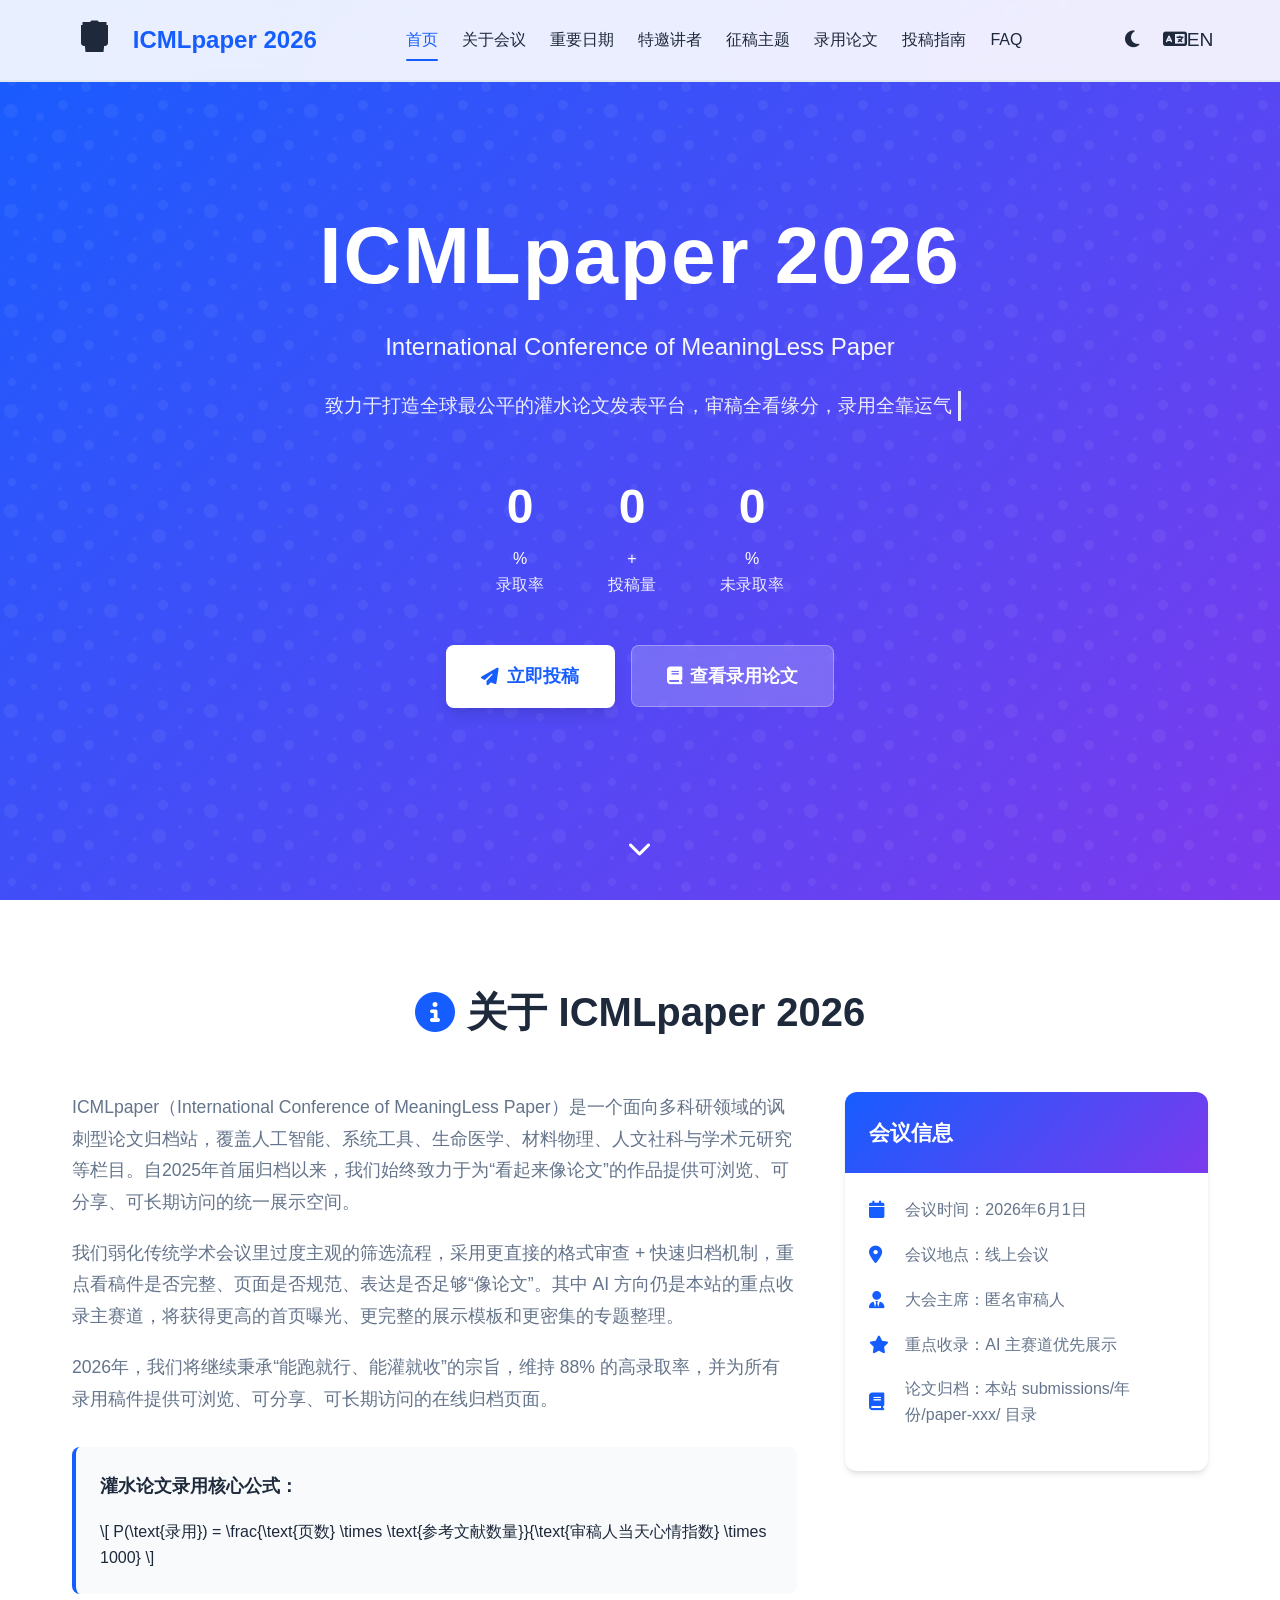
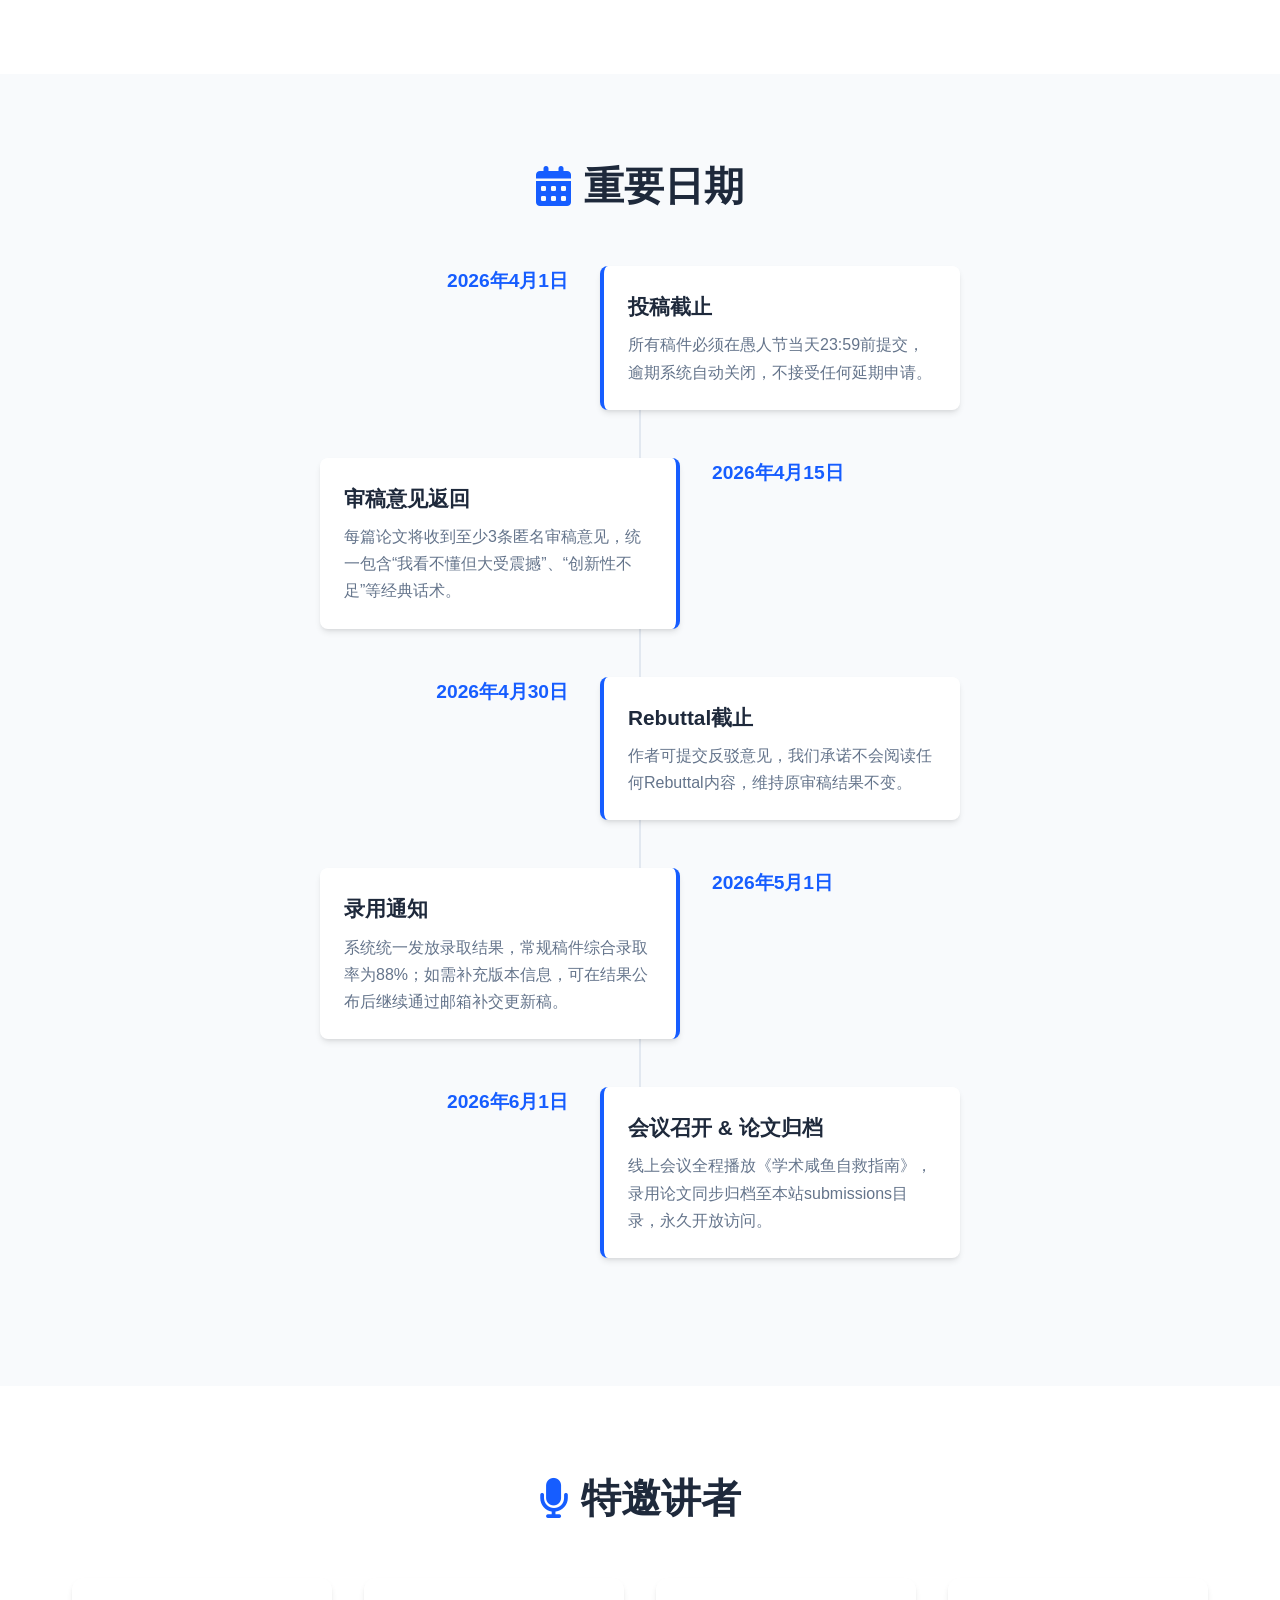
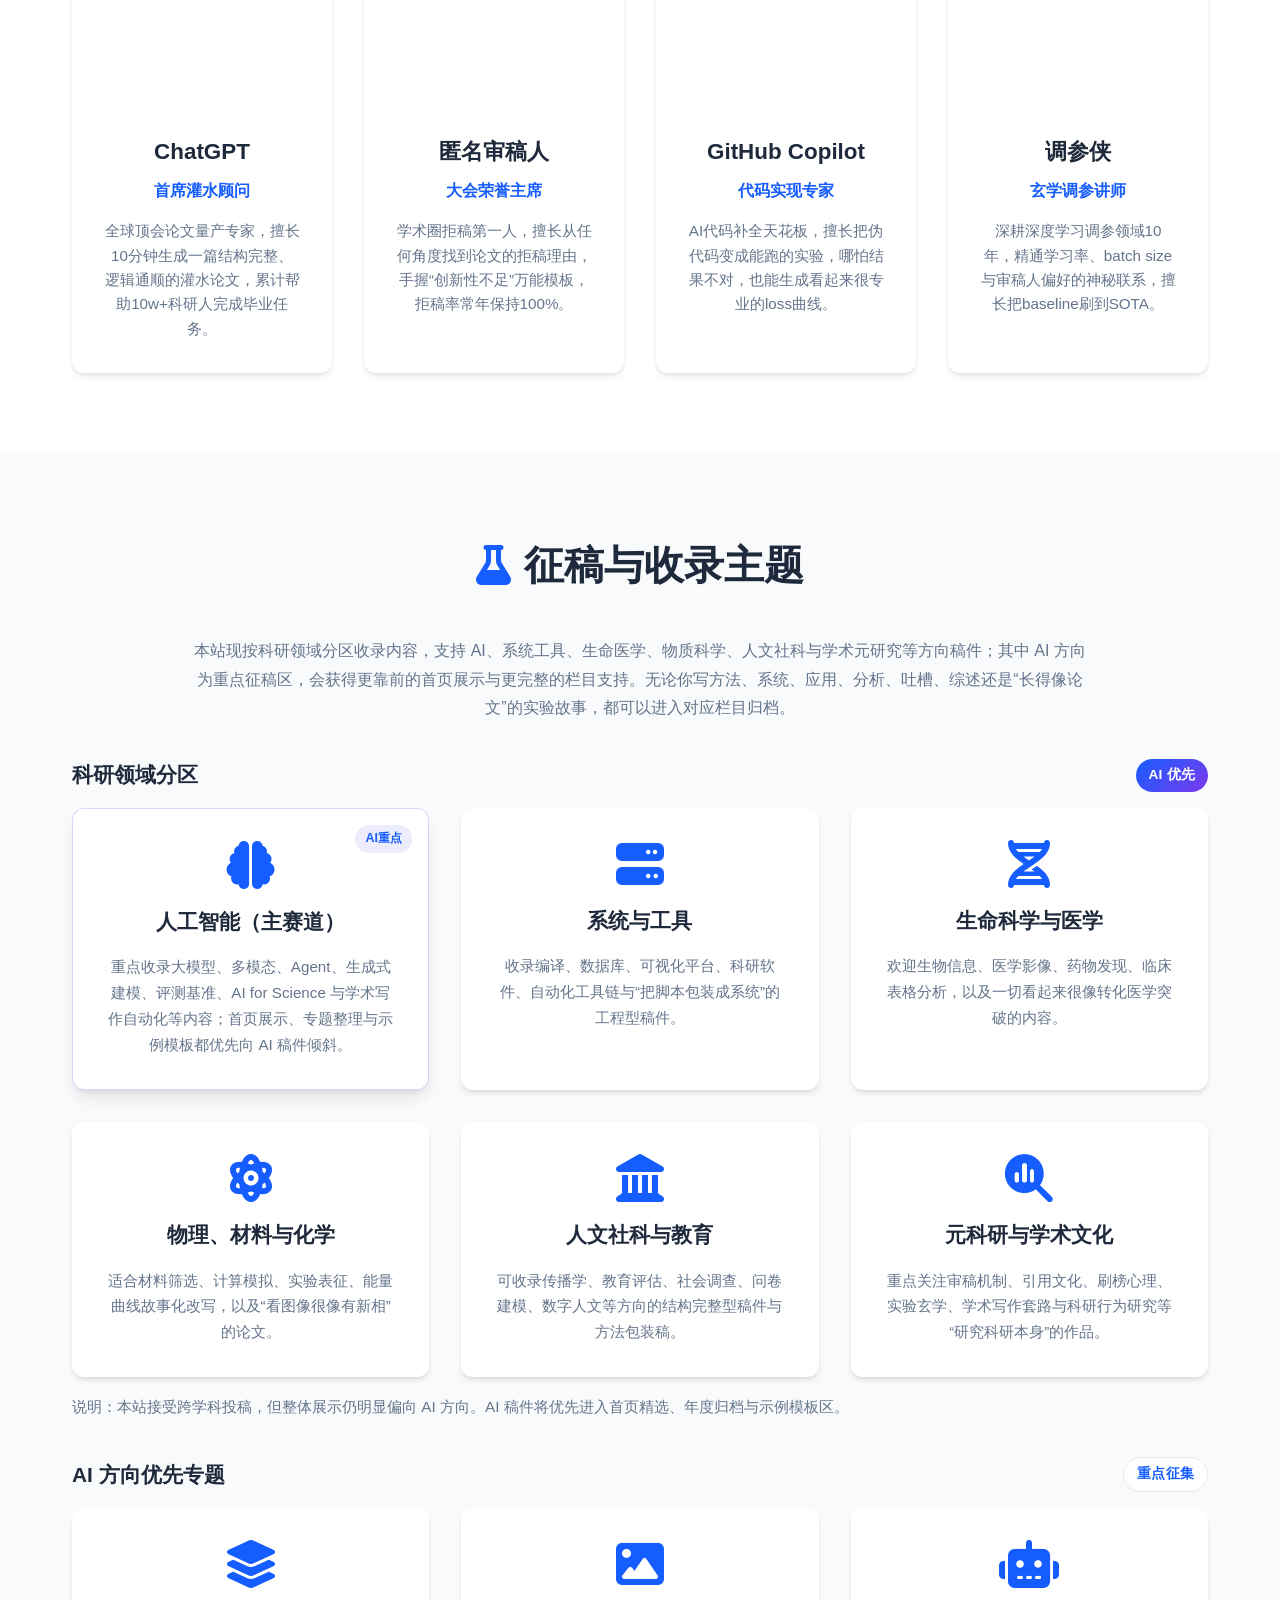
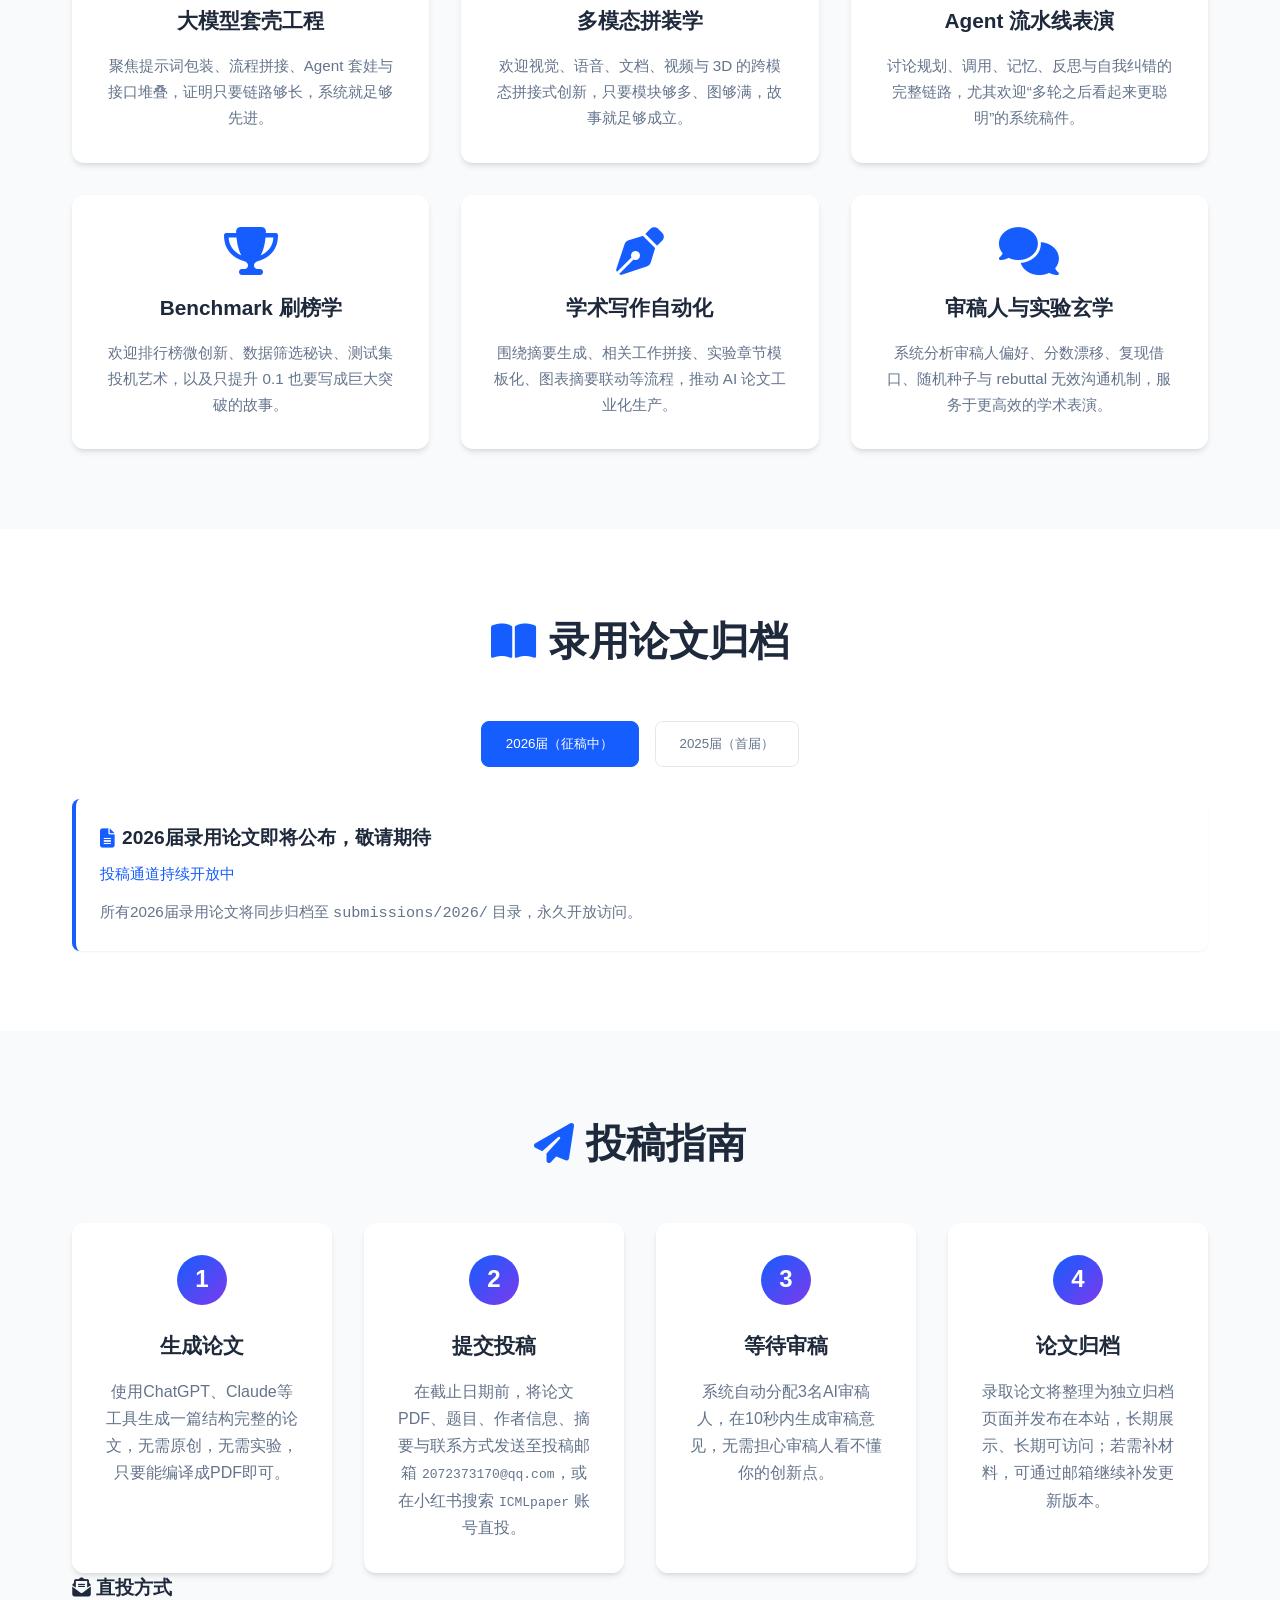
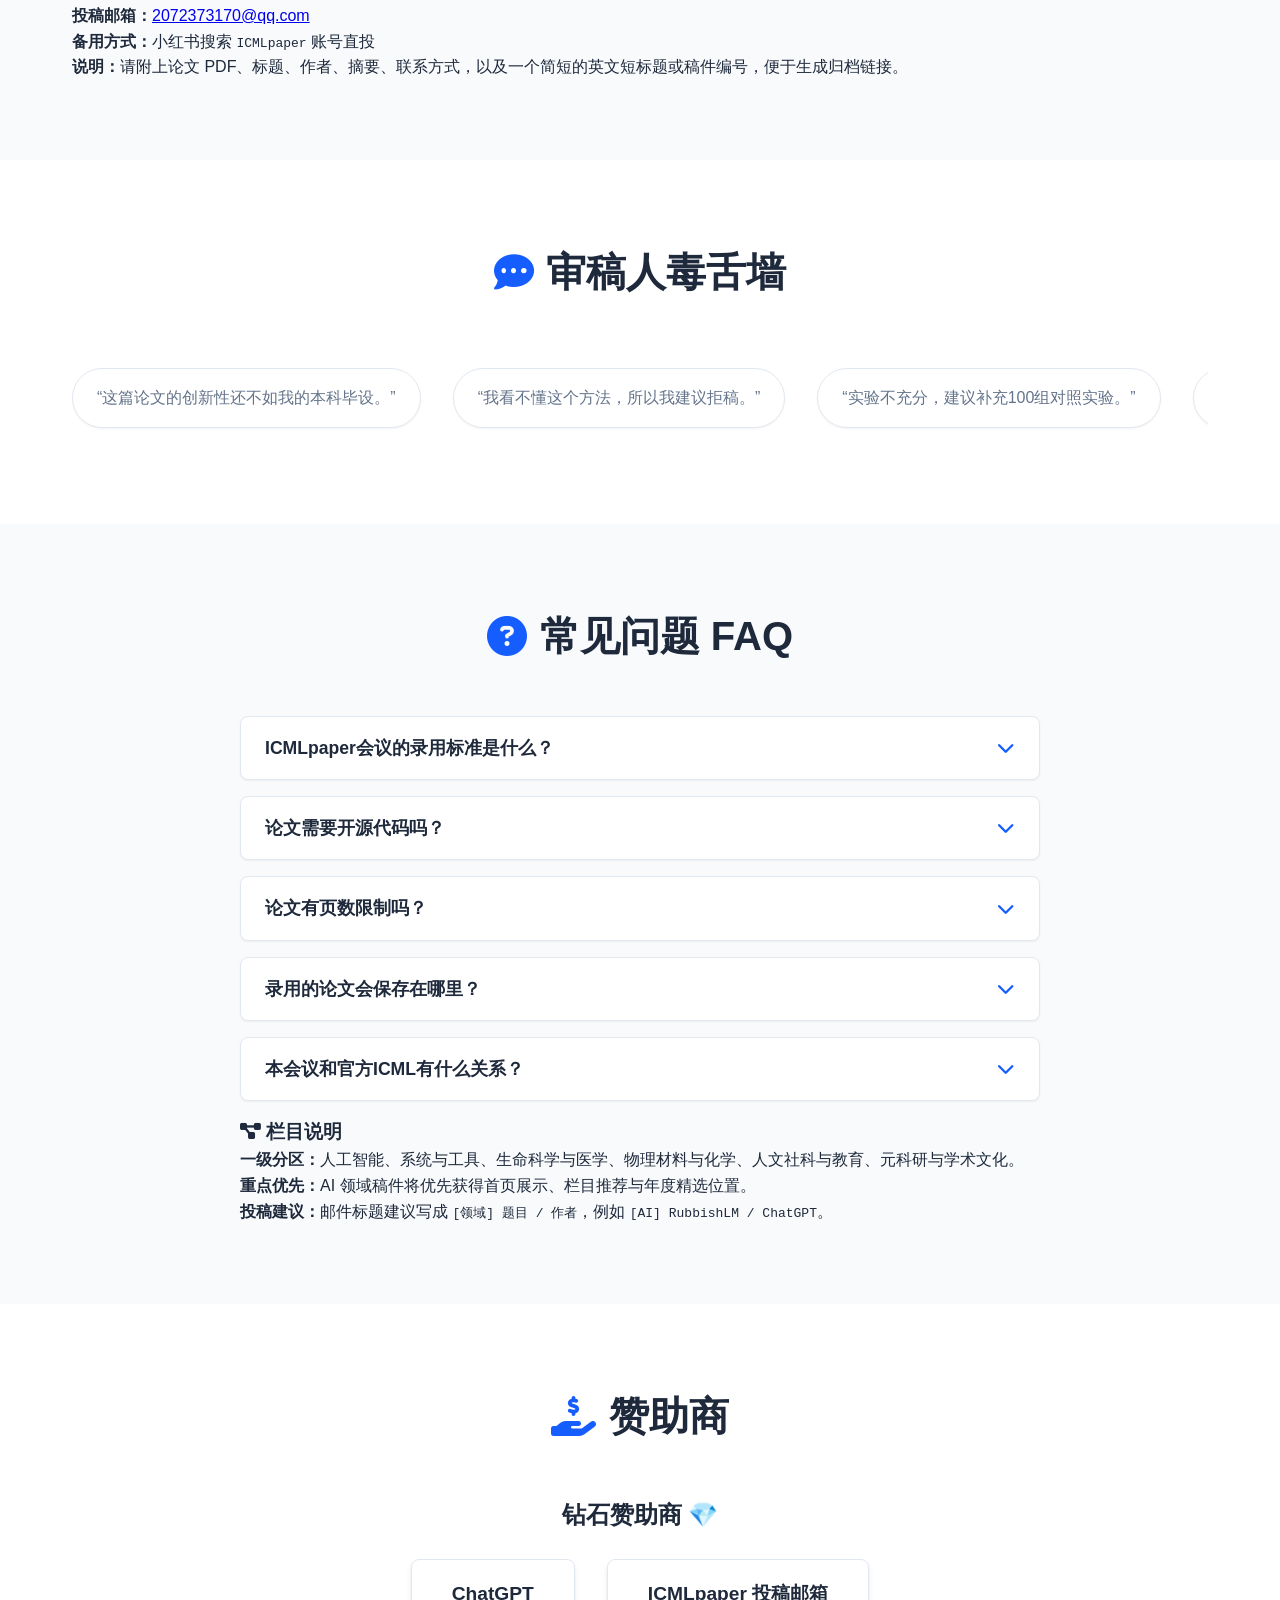
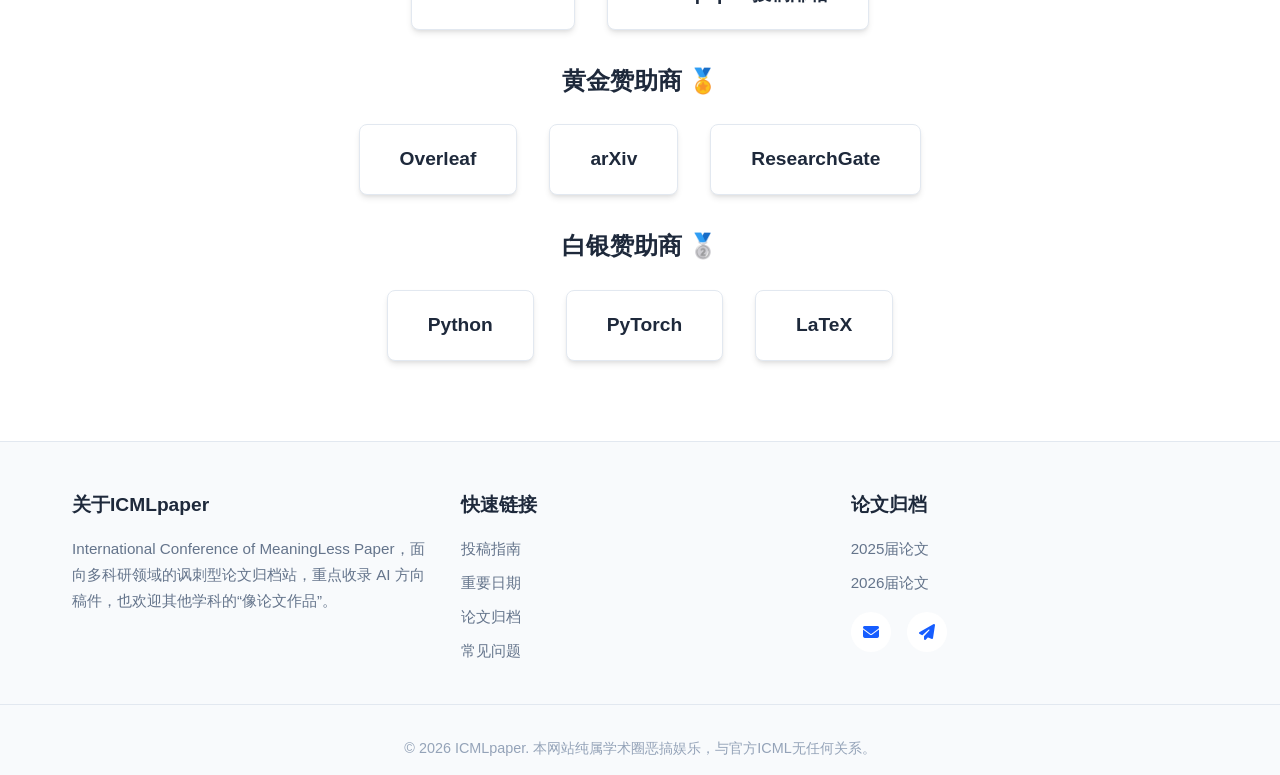
<file: index.html>
<!DOCTYPE html>
<html lang="zh-CN">
<head>
    <meta charset="UTF-8">
    <meta name="viewport" content="width=device-width, initial-scale=1.0">
    <title>ICMLpaper 2026 | International Conference of MeaningLess Paper</title>
    <meta name="description" content="面向多科研领域的讽刺型论文归档站，重点收录 AI 方向稿件，并提供统一展示与归档页面。">
    <!-- 仅保留通用CDN，无任何iclrpaper相关引用 -->
    <link rel="stylesheet" href="https://cdn.bootcdn.net/ajax/libs/font-awesome/6.4.0/css/all.min.css">
    <script src="https://cdn.bootcdn.net/ajax/libs/mathjax/3.2.2/es5/tex-mml-chtml.min.js"></script>
    <link rel="stylesheet" href="style.css">
    <!-- 自制favicon，无外部依赖 -->
    <link rel="icon" href="favicon.svg" type="image/svg+xml">
</head>
<body>
    <!-- 顶部导航栏 -->
    <header class="navbar" id="navbar">
        <div class="nav-container">
            <div class="logo">
                <!-- 内联SVG自制logo，彻底移除外部图片 -->
                <svg class="logo-img" viewBox="0 0 1024 1024" xmlns="http://www.w3.org/2000/svg">
                    <path fill="currentColor" d="M256 448l32 320h384l32-320H256zM736 128H576l-32-32H416l-32 32H224v64h512v-64zM192 192v384c0 35.3 28.7 64 64 64h448c35.3 0 64-28.7 64-64V192H192z"/>
                </svg>
                <span class="conf-name">ICMLpaper 2026</span>
            </div>
            <!-- 桌面端导航 -->
            <nav class="nav-links">
                <a href="#home" class="nav-link active">首页</a>
                <a href="#about" class="nav-link">关于会议</a>
                <a href="#dates" class="nav-link">重要日期</a>
                <a href="#speakers" class="nav-link">特邀讲者</a>
                <a href="#topics" class="nav-link">征稿主题</a>
                <a href="#papers" class="nav-link">录用论文</a>
                <a href="#submit" class="nav-link">投稿指南</a>
                <a href="#faq" class="nav-link">FAQ</a>
            </nav>
            <!-- 操作按钮 -->
            <div class="nav-actions">
                <button id="theme-toggle" class="icon-btn" title="切换主题">
                    <i class="fas fa-moon"></i>
                </button>
                <button id="lang-toggle" class="icon-btn lang-btn" title="Switch to English">
                    <i class="fas fa-language"></i><span class="lang-label">EN</span>
                </button>
                <button id="menu-toggle" class="icon-btn menu-btn" title="菜单">
                    <i class="fas fa-bars"></i>
                </button>
            </div>
        </div>
        <!-- 移动端菜单 -->
        <div class="mobile-menu" id="mobile-menu">
            <a href="#home" class="mobile-link">首页</a>
            <a href="#about" class="mobile-link">关于会议</a>
            <a href="#dates" class="mobile-link">重要日期</a>
            <a href="#speakers" class="mobile-link">特邀讲者</a>
            <a href="#topics" class="mobile-link">征稿主题</a>
            <a href="#papers" class="mobile-link">录用论文</a>
            <a href="#submit" class="mobile-link">投稿指南</a>
            <a href="#faq" class="mobile-link">FAQ</a>
        </div>
    </header>

    <!-- Hero主视觉区 -->
    <section id="home" class="hero">
        <div class="hero-overlay"></div>
        <div class="hero-content">
            <h1 class="hero-title">ICMLpaper 2026</h1>
            <p class="hero-subtitle">International Conference of MeaningLess Paper</p>
            <p class="hero-slogan typewriter">致力于打造全球最公平的灌水论文发表平台，审稿全看缘分，录用全靠运气</p>
            <div class="hero-stats">
                <div class="stat-item">
                    <span class="stat-num" data-target="88">0</span>%
                    <p class="stat-label">录取率</p>
                </div>
                <div class="stat-item">
                    <span class="stat-num" data-target="1260">0</span>+
                    <p class="stat-label">投稿量</p>
                </div>
                <div class="stat-item">
                    <span class="stat-num" data-target="12">0</span>%
                    <p class="stat-label">未录取率</p>
                </div>
            </div>
            <div class="hero-buttons">
                <a href="#submit" class="btn btn-primary">
                    <i class="fas fa-paper-plane"></i> 立即投稿
                </a>
                <a href="#papers" class="btn btn-secondary">
                    <i class="fas fa-book"></i> 查看录用论文
                </a>
            </div>
        </div>
        <div class="scroll-down">
            <i class="fas fa-chevron-down"></i>
        </div>
    </section>

    <!-- 关于会议 -->
    <section id="about" class="section">
        <div class="container">
            <h2 class="section-title fade-in">
                <i class="fas fa-info-circle"></i> 关于 ICMLpaper 2026
            </h2>
            <div class="about-content fade-in">
                <div class="about-text">
                    <p>ICMLpaper（International Conference of MeaningLess Paper）是一个面向多科研领域的讽刺型论文归档站，覆盖人工智能、系统工具、生命医学、材料物理、人文社科与学术元研究等栏目。自2025年首届归档以来，我们始终致力于为“看起来像论文”的作品提供可浏览、可分享、可长期访问的统一展示空间。</p>
                    <p>我们弱化传统学术会议里过度主观的筛选流程，采用更直接的格式审查 + 快速归档机制，重点看稿件是否完整、页面是否规范、表达是否足够“像论文”。其中 AI 方向仍是本站的重点收录主赛道，将获得更高的首页曝光、更完整的展示模板和更密集的专题整理。</p>
                    <p>2026年，我们将继续秉承“能跑就行、能灌就收”的宗旨，维持 88% 的高录取率，并为所有录用稿件提供可浏览、可分享、可长期访问的在线归档页面。</p>
                    <div class="formula">
                        <p>灌水论文录用核心公式：</p>
                        \[ P(\text{录用}) = \frac{\text{页数} \times \text{参考文献数量}}{\text{审稿人当天心情指数} \times 1000} \]
                    </div>
                </div>
                <div class="about-card">
                    <div class="card-header">
                        <h3>会议信息</h3>
                    </div>
                    <ul class="info-list">
                        <li>
                            <i class="fas fa-calendar"></i>
                            <span>会议时间：2026年6月1日</span>
                        </li>
                        <li>
                            <i class="fas fa-map-marker-alt"></i>
                            <span>会议地点：线上会议</span>
                        </li>
                        <li>
                            <i class="fas fa-user-tie"></i>
                            <span>大会主席：匿名审稿人</span>
                        </li>
                        <li>
                            <i class="fas fa-star"></i>
                            <span>重点收录：AI 主赛道优先展示</span>
                        </li>
                        <li>
                            <i class="fas fa-book"></i>
                            <span>论文归档：本站 submissions/年份/paper-xxx/ 目录</span>
                        </li>
                    </ul>
                </div>
            </div>
        </div>
    </section>

    <!-- 重要日期 -->
    <section id="dates" class="section section-alt">
        <div class="container">
            <h2 class="section-title fade-in">
                <i class="fas fa-calendar-alt"></i> 重要日期
            </h2>
            <div class="timeline">
                <div class="timeline-item fade-in">
                    <div class="timeline-date">2026年4月1日</div>
                    <div class="timeline-content">
                        <h3>投稿截止</h3>
                        <p>所有稿件必须在愚人节当天23:59前提交，逾期系统自动关闭，不接受任何延期申请。</p>
                    </div>
                </div>
                <div class="timeline-item fade-in">
                    <div class="timeline-date">2026年4月15日</div>
                    <div class="timeline-content">
                        <h3>审稿意见返回</h3>
                        <p>每篇论文将收到至少3条匿名审稿意见，统一包含“我看不懂但大受震撼”、“创新性不足”等经典话术。</p>
                    </div>
                </div>
                <div class="timeline-item fade-in">
                    <div class="timeline-date">2026年4月30日</div>
                    <div class="timeline-content">
                        <h3>Rebuttal截止</h3>
                        <p>作者可提交反驳意见，我们承诺不会阅读任何Rebuttal内容，维持原审稿结果不变。</p>
                    </div>
                </div>
                <div class="timeline-item fade-in">
                    <div class="timeline-date">2026年5月1日</div>
                    <div class="timeline-content">
                        <h3>录用通知</h3>
                        <p>系统统一发放录取结果，常规稿件综合录取率为88%；如需补充版本信息，可在结果公布后继续通过邮箱补交更新稿。</p>
                    </div>
                </div>
                <div class="timeline-item fade-in">
                    <div class="timeline-date">2026年6月1日</div>
                    <div class="timeline-content">
                        <h3>会议召开 & 论文归档</h3>
                        <p>线上会议全程播放《学术咸鱼自救指南》，录用论文同步归档至本站submissions目录，永久开放访问。</p>
                    </div>
                </div>
            </div>
        </div>
    </section>

    <!-- 特邀讲者 -->
    <section id="speakers" class="section">
        <div class="container">
            <h2 class="section-title fade-in">
                <i class="fas fa-microphone"></i> 特邀讲者
            </h2>
            <div class="speakers-grid">
                <div class="speaker-card fade-in">
                    <div class="speaker-avatar">
                        <i class="fas fa-robot fa-4x"></i>
                    </div>
                    <h3>ChatGPT</h3>
                    <p class="speaker-title">首席灌水顾问</p>
                    <p class="speaker-desc">全球顶会论文量产专家，擅长10分钟生成一篇结构完整、逻辑通顺的灌水论文，累计帮助10w+科研人完成毕业任务。</p>
                </div>
                <div class="speaker-card fade-in">
                    <div class="speaker-avatar">
                        <i class="fas fa-user-secret fa-4x"></i>
                    </div>
                    <h3>匿名审稿人</h3>
                    <p class="speaker-title">大会荣誉主席</p>
                    <p class="speaker-desc">学术圈拒稿第一人，擅长从任何角度找到论文的拒稿理由，手握“创新性不足”万能模板，拒稿率常年保持100%。</p>
                </div>
                <div class="speaker-card fade-in">
                    <div class="speaker-avatar">
                        <i class="fas fa-code fa-4x"></i>
                    </div>
                    <h3>GitHub Copilot</h3>
                    <p class="speaker-title">代码实现专家</p>
                    <p class="speaker-desc">AI代码补全天花板，擅长把伪代码变成能跑的实验，哪怕结果不对，也能生成看起来很专业的loss曲线。</p>
                </div>
                <div class="speaker-card fade-in">
                    <div class="speaker-avatar">
                        <i class="fas fa-chart-line fa-4x"></i>
                    </div>
                    <h3>调参侠</h3>
                    <p class="speaker-title">玄学调参讲师</p>
                    <p class="speaker-desc">深耕深度学习调参领域10年，精通学习率、batch size与审稿人偏好的神秘联系，擅长把baseline刷到SOTA。</p>
                </div>
            </div>
        </div>
    </section>

    <!-- 征稿主题 -->
    <section id="topics" class="section section-alt">
        <div class="container">
            <h2 class="section-title fade-in">
                <i class="fas fa-flask"></i> 征稿与收录主题
            </h2>
            <p class="section-lead fade-in">本站现按科研领域分区收录内容，支持 AI、系统工具、生命医学、物质科学、人文社科与学术元研究等方向稿件；其中 AI 方向为重点征稿区，会获得更靠前的首页展示与更完整的栏目支持。无论你写方法、系统、应用、分析、吐槽、综述还是“长得像论文”的实验故事，都可以进入对应栏目归档。</p>
            <div class="topics-group fade-in">
                <div class="topics-subtitle-wrap">
                    <h3 class="topics-subtitle">科研领域分区</h3>
                    <span class="topic-badge">AI 优先</span>
                </div>
                <div class="topics-grid domain-grid">
                    <div class="topic-card priority fade-in">
                        <i class="fas fa-brain fa-3x"></i>
                        <h3>人工智能（主赛道）</h3>
                        <p>重点收录大模型、多模态、Agent、生成式建模、评测基准、AI for Science 与学术写作自动化等内容；首页展示、专题整理与示例模板都优先向 AI 稿件倾斜。</p>
                    </div>
                    <div class="topic-card fade-in">
                        <i class="fas fa-server fa-3x"></i>
                        <h3>系统与工具</h3>
                        <p>收录编译、数据库、可视化平台、科研软件、自动化工具链与“把脚本包装成系统”的工程型稿件。</p>
                    </div>
                    <div class="topic-card fade-in">
                        <i class="fas fa-dna fa-3x"></i>
                        <h3>生命科学与医学</h3>
                        <p>欢迎生物信息、医学影像、药物发现、临床表格分析，以及一切看起来很像转化医学突破的内容。</p>
                    </div>
                    <div class="topic-card fade-in">
                        <i class="fas fa-atom fa-3x"></i>
                        <h3>物理、材料与化学</h3>
                        <p>适合材料筛选、计算模拟、实验表征、能量曲线故事化改写，以及“看图像很像有新相”的论文。</p>
                    </div>
                    <div class="topic-card fade-in">
                        <i class="fas fa-landmark fa-3x"></i>
                        <h3>人文社科与教育</h3>
                        <p>可收录传播学、教育评估、社会调查、问卷建模、数字人文等方向的结构完整型稿件与方法包装稿。</p>
                    </div>
                    <div class="topic-card fade-in">
                        <i class="fas fa-magnifying-glass-chart fa-3x"></i>
                        <h3>元科研与学术文化</h3>
                        <p>重点关注审稿机制、引用文化、刷榜心理、实验玄学、学术写作套路与科研行为研究等“研究科研本身”的作品。</p>
                    </div>
                </div>
                <p class="topic-note">说明：本站接受跨学科投稿，但整体展示仍明显偏向 AI 方向。AI 稿件将优先进入首页精选、年度归档与示例模板区。</p>
            </div>

            <div class="topics-group fade-in">
                <div class="topics-subtitle-wrap">
                    <h3 class="topics-subtitle">AI 方向优先专题</h3>
                    <span class="topic-badge topic-badge-soft">重点征集</span>
                </div>
                <div class="topics-grid">
                    <div class="topic-card fade-in">
                        <i class="fas fa-layer-group fa-3x"></i>
                        <h3>大模型套壳工程</h3>
                        <p>聚焦提示词包装、流程拼接、Agent 套娃与接口堆叠，证明只要链路够长，系统就足够先进。</p>
                    </div>
                    <div class="topic-card fade-in">
                        <i class="fas fa-image fa-3x"></i>
                        <h3>多模态拼装学</h3>
                        <p>欢迎视觉、语音、文档、视频与 3D 的跨模态拼接式创新，只要模块够多、图够满，故事就足够成立。</p>
                    </div>
                    <div class="topic-card fade-in">
                        <i class="fas fa-robot fa-3x"></i>
                        <h3>Agent 流水线表演</h3>
                        <p>讨论规划、调用、记忆、反思与自我纠错的完整链路，尤其欢迎“多轮之后看起来更聪明”的系统稿件。</p>
                    </div>
                    <div class="topic-card fade-in">
                        <i class="fas fa-trophy fa-3x"></i>
                        <h3>Benchmark 刷榜学</h3>
                        <p>欢迎排行榜微创新、数据筛选秘诀、测试集投机艺术，以及只提升 0.1 也要写成巨大突破的故事。</p>
                    </div>
                    <div class="topic-card fade-in">
                        <i class="fas fa-pen-nib fa-3x"></i>
                        <h3>学术写作自动化</h3>
                        <p>围绕摘要生成、相关工作拼接、实验章节模板化、图表摘要联动等流程，推动 AI 论文工业化生产。</p>
                    </div>
                    <div class="topic-card fade-in">
                        <i class="fas fa-comments fa-3x"></i>
                        <h3>审稿人与实验玄学</h3>
                        <p>系统分析审稿人偏好、分数漂移、复现借口、随机种子与 rebuttal 无效沟通机制，服务于更高效的学术表演。</p>
                    </div>
                </div>
            </div>
        </div>
    </section>

    <!-- 录用论文精选 -->
    <section id="papers" class="section">
        <div class="container">
            <h2 class="section-title fade-in">
                <i class="fas fa-book-open"></i> 录用论文归档
            </h2>
            <div class="tabs fade-in">
                <button class="tab-btn active" data-tab="2026">2026届（征稿中）</button>
                <button class="tab-btn" data-tab="2025">2025届（首届）</button>
            </div>
            <!-- 2026届预留 -->
            <div class="tab-content active" id="2026">
                <div class="papers-list">
                    <div class="paper-item">
                        <div class="paper-title">
                            <i class="fas fa-file-alt"></i>
                            2026届录用论文即将公布，敬请期待
                        </div>
                        <div class="paper-authors">投稿通道持续开放中</div>
                        <div class="paper-abstract">
                            所有2026届录用论文将同步归档至 <code>submissions/2026/</code> 目录，永久开放访问。
                        </div>
                    </div>
                </div>
            </div>
            <!-- 2025届首届，内置示例论文，对应投稿目录 -->
            <div class="tab-content" id="2025">
                <div class="papers-list">
                <div class="paper-item">
                    <div class="paper-title">
                        <i class="fas fa-file-alt"></i>
                        paper-001｜RubbishLM: 面向学术写作自动化的页面级一致性生成与归档就绪评测框架
                    </div>
                    <div class="paper-authors">ChatGPT, GitHub Copilot, 匿名科研狗</div>
                    <div class="meta-chip-row"><span class="meta-chip primary">AI 主赛道</span><span class="meta-chip">学术写作自动化</span><span class="meta-chip">示例稿件</span></div>
                    <div class="paper-abstract">
                        摘要：AI 主赛道最终打磨版。本文将学术写作自动化重述为页面级一致性生成任务，通过层级规划、证据账本与一致性验证，提升归档就绪率、事实槽完备率与图表—正文对齐质量。
                    </div>
                    <a href="submissions/2025/paper-001/" class="paper-link">
                        <i class="fas fa-external-link-alt"></i> 查看全文
                    </a>
                </div>

                <div class="paper-item">
                    <div class="paper-title"><i class="fas fa-file-alt"></i> 系统工具-001｜PatchBench: 面向科研脚本、依赖冲突与环境漂移的自愈式实验流水线</div>
                    <div class="paper-authors">tmux守夜人, Conda Resolver, 匿名运维师</div>
                    <div class="meta-chip-row"><span class="meta-chip">系统与工具</span><span class="meta-chip">实验基础设施</span><span class="meta-chip">001 样稿</span></div>
                    <div class="paper-abstract">摘要：系统与工具赛道的 001 号样稿。本文围绕脚本失效、环境漂移、依赖冲突与实验流水线断裂等高频灾难，提出一个可自愈、可追踪、可归档的实验基础设施框架。</div>
                    <a href="submissions/2025/systems-tools-001/" class="paper-link"><i class="fas fa-external-link-alt"></i> 查看全文</a>
                </div>

                <div class="paper-item">
                    <div class="paper-title"><i class="fas fa-file-alt"></i> 生命医学-001｜PathwayPatch: 面向组学结果、机制示意与图表叙事的一体化生医论文组织系统</div>
                    <div class="paper-authors">SingleCell侠, Pathway Miner, 匿名医学生信狗</div>
                    <div class="meta-chip-row"><span class="meta-chip">生命医学</span><span class="meta-chip">组学叙事</span><span class="meta-chip">001 样稿</span></div>
                    <div class="paper-abstract">摘要：生命医学赛道的 001 号样稿。本文聚焦差异分析、富集通路、机制示意图与结论表述之间的高频脱节问题，构建一个更适合生医论文页面组织的统一框架。</div>
                    <a href="submissions/2025/biomedicine-001/" class="paper-link"><i class="fas fa-external-link-alt"></i> 查看全文</a>
                </div>

                <div class="paper-item">
                    <div class="paper-title"><i class="fas fa-file-alt"></i> 物质科学-001｜CrystalShift: 面向材料筛选、相图讲述与性能表格编排的自动归档框架</div>
                    <div class="paper-authors">XRD观测者, Phase Diagram Copilot, 匿名材料狗</div>
                    <div class="meta-chip-row"><span class="meta-chip">物质科学</span><span class="meta-chip">材料叙事</span><span class="meta-chip">001 样稿</span></div>
                    <div class="paper-abstract">摘要：物质科学赛道的 001 号样稿。本文面向候选材料筛选、相结构描述、性能数据表与结论包装之间的断裂问题，给出一个更适合材料论文归档展示的自动组织框架。</div>
                    <a href="submissions/2025/matter-science-001/" class="paper-link"><i class="fas fa-external-link-alt"></i> 查看全文</a>
                </div>

                <div class="paper-item">
                    <div class="paper-title"><i class="fas fa-file-alt"></i> 人文社科-001｜SurveySage: 面向问卷、访谈与概念框架的叙事一致性生成系统</div>
                    <div class="paper-authors">问卷回收员, 访谈整理器, 匿名社科狗</div>
                    <div class="meta-chip-row"><span class="meta-chip">人文社科</span><span class="meta-chip">调查叙事</span><span class="meta-chip">001 样稿</span></div>
                    <div class="paper-abstract">摘要：人文社科赛道的 001 号样稿。本文关注概念框架、问卷量表、访谈编码和讨论部分常见的口径漂移问题，构建一个更适合社科论文归档展示的叙事一致性系统。</div>
                    <a href="submissions/2025/humanities-social-001/" class="paper-link"><i class="fas fa-external-link-alt"></i> 查看全文</a>
                </div>

                <div class="paper-item">
                    <div class="paper-title"><i class="fas fa-file-alt"></i> 元科研-001｜ReviewRepair: 面向审稿回复、贡献重写与版本漂移控制的元科研编辑器</div>
                    <div class="paper-authors">Rebuttal侠, Reviewer Whisperer, 匿名返修狗</div>
                    <div class="meta-chip-row"><span class="meta-chip">元科研</span><span class="meta-chip">审稿回复</span><span class="meta-chip">001 样稿</span></div>
                    <div class="paper-abstract">摘要：元科研赛道的 001 号样稿。本文聚焦审稿回复和返修阶段最常见的“回答了但没完全回答”“改了一处又和别处冲突”等问题，提出一个面向版本控制的元科研编辑器。</div>
                    <a href="submissions/2025/meta-research-001/" class="paper-link"><i class="fas fa-external-link-alt"></i> 查看全文</a>
                </div>

                </div>
            </div>
        </div>
    </section>

    <!-- 投稿流程 -->
    <section id="submit" class="section section-alt">
        <div class="container">
            <h2 class="section-title fade-in">
                <i class="fas fa-paper-plane"></i> 投稿指南
            </h2>
            <div class="steps">
                <div class="step-item fade-in">
                    <div class="step-num">1</div>
                    <h3>生成论文</h3>
                    <p>使用ChatGPT、Claude等工具生成一篇结构完整的论文，无需原创，无需实验，只要能编译成PDF即可。</p>
                </div>
                <div class="step-item fade-in">
                    <div class="step-num">2</div>
                    <h3>提交投稿</h3>
                    <p>在截止日期前，将论文 PDF、题目、作者信息、摘要与联系方式发送至投稿邮箱 <code>2072373170@qq.com</code>，或在小红书搜索 <code>ICMLpaper</code> 账号直投。</p>
                </div>
                <div class="step-item fade-in">
                    <div class="step-num">3</div>
                    <h3>等待审稿</h3>
                    <p>系统自动分配3名AI审稿人，在10秒内生成审稿意见，无需担心审稿人看不懂你的创新点。</p>
                </div>
                <div class="step-item fade-in">
                    <div class="step-num">4</div>
                    <h3>论文归档</h3>
                    <p>录取论文将整理为独立归档页面并发布在本站，长期展示、长期可访问；若需补材料，可通过邮箱继续补发更新版本。</p>
                </div>
            </div>
            <div class="submit-contact fade-in">
                <div class="contact-card">
                    <h3><i class="fas fa-envelope-open-text"></i> 直投方式</h3>
                    <p><strong>投稿邮箱：</strong><a href="mailto:2072373170@qq.com">2072373170@qq.com</a></p>
                    <p><strong>备用方式：</strong>小红书搜索 <code>ICMLpaper</code> 账号直投</p>
                    <p><strong>说明：</strong>请附上论文 PDF、标题、作者、摘要、联系方式，以及一个简短的英文短标题或稿件编号，便于生成归档链接。</p>
                </div>
            </div>
        </div>
    </section>

    <!-- 审稿人毒舌墙 -->
    <section class="section">
        <div class="container">
            <h2 class="section-title fade-in">
                <i class="fas fa-comment-dots"></i> 审稿人毒舌墙
            </h2>
            <div class="review-marquee">
                <div class="review-track">
                    <span class="review-item">“这篇论文的创新性还不如我的本科毕设。”</span>
                    <span class="review-item">“我看不懂这个方法，所以我建议拒稿。”</span>
                    <span class="review-item">“实验不充分，建议补充100组对照实验。”</span>
                    <span class="review-item">“相关工作缺失，没有引用我2020年的论文。”</span>
                    <span class="review-item">“这个问题太简单了，没有研究价值。”</span>
                    <span class="review-item">“这个问题太难了，不适合本会议。”</span>
                    <span class="review-item">“代码没有开源，我无法复现结果，拒稿。”</span>
                    <span class="review-item">“代码开源了，但我懒得跑，还是拒稿。”</span>
                </div>
            </div>
        </div>
    </section>

    <!-- FAQ -->
    <section id="faq" class="section section-alt">
        <div class="container">
            <h2 class="section-title fade-in">
                <i class="fas fa-question-circle"></i> 常见问题 FAQ
            </h2>
            <div class="faq-container">
                <div class="faq-item fade-in">
                    <button class="faq-question">
                        <span>ICMLpaper会议的录用标准是什么？</span>
                        <i class="fas fa-chevron-down"></i>
                    </button>
                    <div class="faq-answer">
                        <p>当前采用更宽松的快速录取机制：稿件结构完整、信息齐全、内容成型、页面可展示即可优先录用归档，整体录取率为 88%。</p>
                    </div>
                </div>
                <div class="faq-item fade-in">
                    <button class="faq-question">
                        <span>论文需要开源代码吗？</span>
                        <i class="fas fa-chevron-down"></i>
                    </button>
                    <div class="faq-answer">
                        <p>完全不需要。我们理解科研工作者的难处，无论你的代码能不能跑、有没有bug，都不影响投稿和录用，只要论文里有“代码将在录用后开源”这句话即可。</p>
                    </div>
                </div>
                <div class="faq-item fade-in">
                    <button class="faq-question">
                        <span>论文有页数限制吗？</span>
                        <i class="fas fa-chevron-down"></i>
                    </button>
                    <div class="faq-answer">
                        <p>没有硬性上限。为了便于归档展示，建议正文信息完整、摘要清晰、作者与联系方式齐全；参考文献和页数不再作为唯一标准。</p>
                    </div>
                </div>
                <div class="faq-item fade-in">
                    <button class="faq-question">
                        <span>录用的论文会保存在哪里？</span>
                        <i class="fas fa-chevron-down"></i>
                    </button>
                    <div class="faq-answer">
                        <p>所有录取论文都会永久归档在本站 <code>submissions/年份/paper-xxx/</code> 目录下，生成专属 HTML 详情页，永久开放访问，支持直接引用和分享。</p>
                    </div>
                </div>
                <div class="faq-item fade-in">
                    <button class="faq-question">
                        <span>本会议和官方ICML有什么关系？</span>
                        <i class="fas fa-chevron-down"></i>
                    </button>
                    <div class="faq-answer">
                        <p>本网站纯属学术圈恶搞娱乐，与官方International Conference on Machine Learning（ICML）无任何关联，不代表官方立场，仅用于科研人自娱自乐。</p>
                    </div>
                </div>
                        <div class="submit-contact fade-in">
                <div class="contact-card">
                    <h3><i class="fas fa-diagram-project"></i> 栏目说明</h3>
                    <p><strong>一级分区：</strong>人工智能、系统与工具、生命科学与医学、物理材料与化学、人文社科与教育、元科研与学术文化。</p>
                    <p><strong>重点优先：</strong>AI 领域稿件将优先获得首页展示、栏目推荐与年度精选位置。</p>
                    <p><strong>投稿建议：</strong>邮件标题建议写成 <code>[领域] 题目 / 作者</code>，例如 <code>[AI] RubbishLM / ChatGPT</code>。</p>
                </div>
            </div>
        </div>
    </section>

    <!-- 赞助商 -->
    <section class="section">
        <div class="container">
            <h2 class="section-title fade-in">
                <i class="fas fa-hand-holding-usd"></i> 赞助商
            </h2>
            <div class="sponsors">
                <div class="sponsor-tier fade-in">
                    <h3>钻石赞助商 💎</h3>
                    <div class="sponsor-logos">
                        <div class="sponsor-logo">ChatGPT</div>
                        <div class="sponsor-logo">ICMLpaper 投稿邮箱</div>
                    </div>
                </div>
                <div class="sponsor-tier fade-in">
                    <h3>黄金赞助商 🏅</h3>
                    <div class="sponsor-logos">
                        <div class="sponsor-logo">Overleaf</div>
                        <div class="sponsor-logo">arXiv</div>
                        <div class="sponsor-logo">ResearchGate</div>
                    </div>
                </div>
                <div class="sponsor-tier fade-in">
                    <h3>白银赞助商 🥈</h3>
                    <div class="sponsor-logos">
                        <div class="sponsor-logo">Python</div>
                        <div class="sponsor-logo">PyTorch</div>
                        <div class="sponsor-logo">LaTeX</div>
                    </div>
                </div>
            </div>
        </div>
    </section>

    <!-- 页脚 -->
    <footer class="footer">
        <div class="container footer-content">
            <div class="footer-col">
                <h4>关于ICMLpaper</h4>
                <p>International Conference of MeaningLess Paper，面向多科研领域的讽刺型论文归档站，重点收录 AI 方向稿件，也欢迎其他学科的“像论文作品”。</p>
            </div>
            <div class="footer-col">
                <h4>快速链接</h4>
                <ul>
                    <li><a href="#submit">投稿指南</a></li>
                    <li><a href="#dates">重要日期</a></li>
                    <li><a href="#papers">论文归档</a></li>
                    <li><a href="#faq">常见问题</a></li>
                </ul>
            </div>
            <div class="footer-col">
                <h4>论文归档</h4>
                <ul>
                    <li><a href="submissions/2025/">2025届论文</a></li>
                    <li><a href="submissions/2026/">2026届论文</a></li>
                </ul>
                <div class="social-links">
                    <a href="mailto:2072373170@qq.com" title="投稿邮箱"><i class="fas fa-envelope"></i></a>
                    <a href="#submit" title="直投方式"><i class="fas fa-paper-plane"></i></a>
                </div>
            </div>
        </div>
        <div class="footer-bottom">
            <p>&copy; 2026 ICMLpaper. 本网站纯属学术圈恶搞娱乐，与官方ICML无任何关系。</p>
        </div>
    </footer>

    <!-- 回到顶部按钮 -->
    <button id="back-to-top" class="back-to-top">
        <i class="fas fa-arrow-up"></i>
    </button>

    <!-- 极简JS实现交互 -->
    <script>
        // 导航栏滚动效果
        const navbar = document.getElementById('navbar');
        window.addEventListener('scroll', () => {
            if (window.scrollY > 50) {
                navbar.classList.add('scrolled');
            } else {
                navbar.classList.remove('scrolled');
            }
        });

        // 移动端菜单切换
        const menuToggle = document.getElementById('menu-toggle');
        const mobileMenu = document.getElementById('mobile-menu');
        menuToggle.addEventListener('click', () => {
            mobileMenu.classList.toggle('active');
            menuToggle.querySelector('i').classList.toggle('fa-bars');
            menuToggle.querySelector('i').classList.toggle('fa-times');
        });

        // 移动端菜单点击关闭
        document.querySelectorAll('.mobile-link').forEach(link => {
            link.addEventListener('click', () => {
                mobileMenu.classList.remove('active');
                menuToggle.querySelector('i').classList.add('fa-bars');
                menuToggle.querySelector('i').classList.remove('fa-times');
            });
        });

        
        const PAGE_LANG = "zh";
        const LANG_TARGET = "index-en.html";
        const THEME_KEY = "icmlpaper-theme";
        const LANG_KEY = "icmlpaper-lang";
        const html = document.documentElement;
        const themeToggle = document.getElementById('theme-toggle');
        const langToggle = document.getElementById('lang-toggle');

        function updateThemeIcon() {
            if (!themeToggle) return;
            const icon = themeToggle.querySelector('i');
            if (html.classList.contains('dark-theme')) {
                icon.classList.remove('fa-moon');
                icon.classList.add('fa-sun');
            } else {
                icon.classList.remove('fa-sun');
                icon.classList.add('fa-moon');
            }
        }

        function updateLangToggle() {
            if (!langToggle) return;
            const label = langToggle.querySelector('.lang-label');
            if (label) label.textContent = PAGE_LANG === 'zh' ? 'EN' : '中';
            langToggle.setAttribute('title', PAGE_LANG === 'zh' ? 'Switch to English' : '切换到中文');
        }

        (function initPreferences() {
            const savedTheme = localStorage.getItem(THEME_KEY);
            if (savedTheme === 'dark') {
                html.classList.add('dark-theme');
            }
            updateThemeIcon();
            updateLangToggle();
            const savedLang = localStorage.getItem(LANG_KEY);
            if (savedLang && savedLang !== PAGE_LANG) {
                location.replace(LANG_TARGET + location.hash);
            }
        })();

        if (themeToggle) {
            themeToggle.addEventListener('click', () => {
                html.classList.toggle('dark-theme');
                localStorage.setItem(THEME_KEY, html.classList.contains('dark-theme') ? 'dark' : 'light');
                updateThemeIcon();
            });
        }

        if (langToggle) {
            langToggle.addEventListener('click', () => {
                const nextLang = PAGE_LANG === 'zh' ? 'en' : 'zh';
                localStorage.setItem(LANG_KEY, nextLang);
                location.href = LANG_TARGET + location.hash;
            });
        }


        // 平滑滚动
        document.querySelectorAll('a[href^="#"]').forEach(anchor => {
            anchor.addEventListener('click', function (e) {
                e.preventDefault();
                const targetId = this.getAttribute('href');
                const targetElement = document.querySelector(targetId);
                if (targetElement) {
                    window.scrollTo({
                        top: targetElement.offsetTop - 80,
                        behavior: 'smooth'
                    });
                }
                // 导航激活状态更新
                document.querySelectorAll('.nav-link').forEach(link => {
                    link.classList.remove('active');
                });
                document.querySelector(`.nav-link[href="${targetId}"]`)?.classList.add('active');
            });
        });

        // 数字滚动动画
        const statNums = document.querySelectorAll('.stat-num');
        const animateNumbers = () => {
            statNums.forEach(stat => {
                const target = parseFloat(stat.getAttribute('data-target'));
                const duration = 2000;
                const step = target / (duration / 16);
                let current = 0;
                const timer = setInterval(() => {
                    current += step;
                    if (current >= target) {
                        stat.textContent = target;
                        clearInterval(timer);
                    } else {
                        stat.textContent = current.toFixed(target < 1 ? 2 : 0);
                    }
                }, 16);
            });
        };

        // 元素渐入动画
        const fadeElements = document.querySelectorAll('.fade-in');
        const observer = new IntersectionObserver((entries) => {
            entries.forEach(entry => {
                if (entry.isIntersecting) {
                    entry.target.classList.add('visible');
                    // 触发数字动画
                    if (entry.target.classList.contains('hero-stats')) {
                        animateNumbers();
                    }
                    observer.unobserve(entry.target);
                }
            });
        }, { threshold: 0.1 });

        fadeElements.forEach(el => observer.observe(el));

        // 标签页切换
        const tabBtns = document.querySelectorAll('.tab-btn');
        const tabContents = document.querySelectorAll('.tab-content');
        tabBtns.forEach(btn => {
            btn.addEventListener('click', () => {
                const targetTab = btn.getAttribute('data-tab');
                // 切换按钮状态
                tabBtns.forEach(b => b.classList.remove('active'));
                btn.classList.add('active');
                // 切换内容
                tabContents.forEach(content => content.classList.remove('active'));
                document.getElementById(targetTab).classList.add('active');
            });
        });

        // FAQ折叠面板
        const faqQuestions = document.querySelectorAll('.faq-question');
        faqQuestions.forEach(question => {
            question.addEventListener('click', () => {
                const faqItem = question.parentElement;
                const answer = question.nextElementSibling;
                const icon = question.querySelector('i');
                // 切换当前面板
                faqItem.classList.toggle('active');
                answer.style.maxHeight = faqItem.classList.contains('active') ? answer.scrollHeight + 'px' : 0;
                icon.style.transform = faqItem.classList.contains('active') ? 'rotate(180deg)' : 'rotate(0)';
            });
        });

        // 回到顶部按钮
        const backToTop = document.getElementById('back-to-top');
        window.addEventListener('scroll', () => {
            if (window.scrollY > 300) {
                backToTop.classList.add('show');
            } else {
                backToTop.classList.remove('show');
            }
        });
        backToTop.addEventListener('click', () => {
            window.scrollTo({
                top: 0,
                behavior: 'smooth'
            });
        });
    </script>
</body>
</html>
</file>
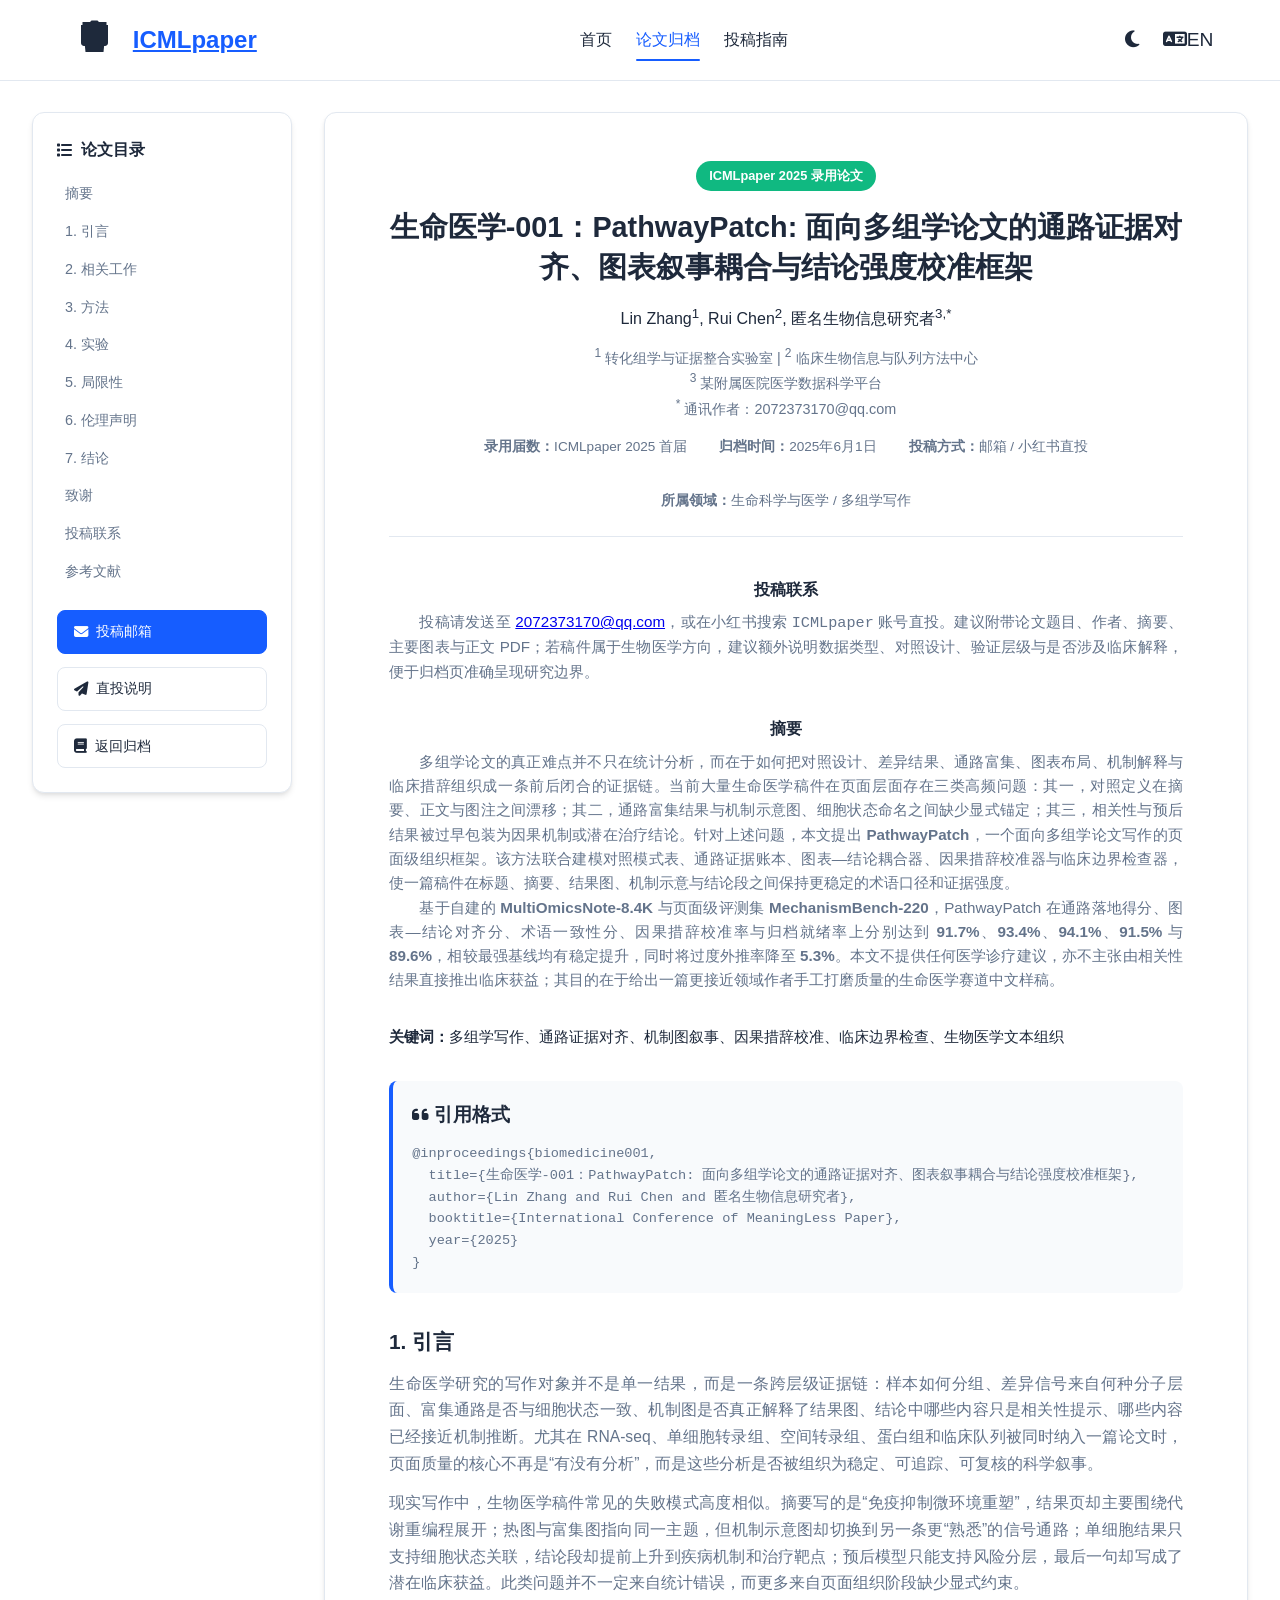
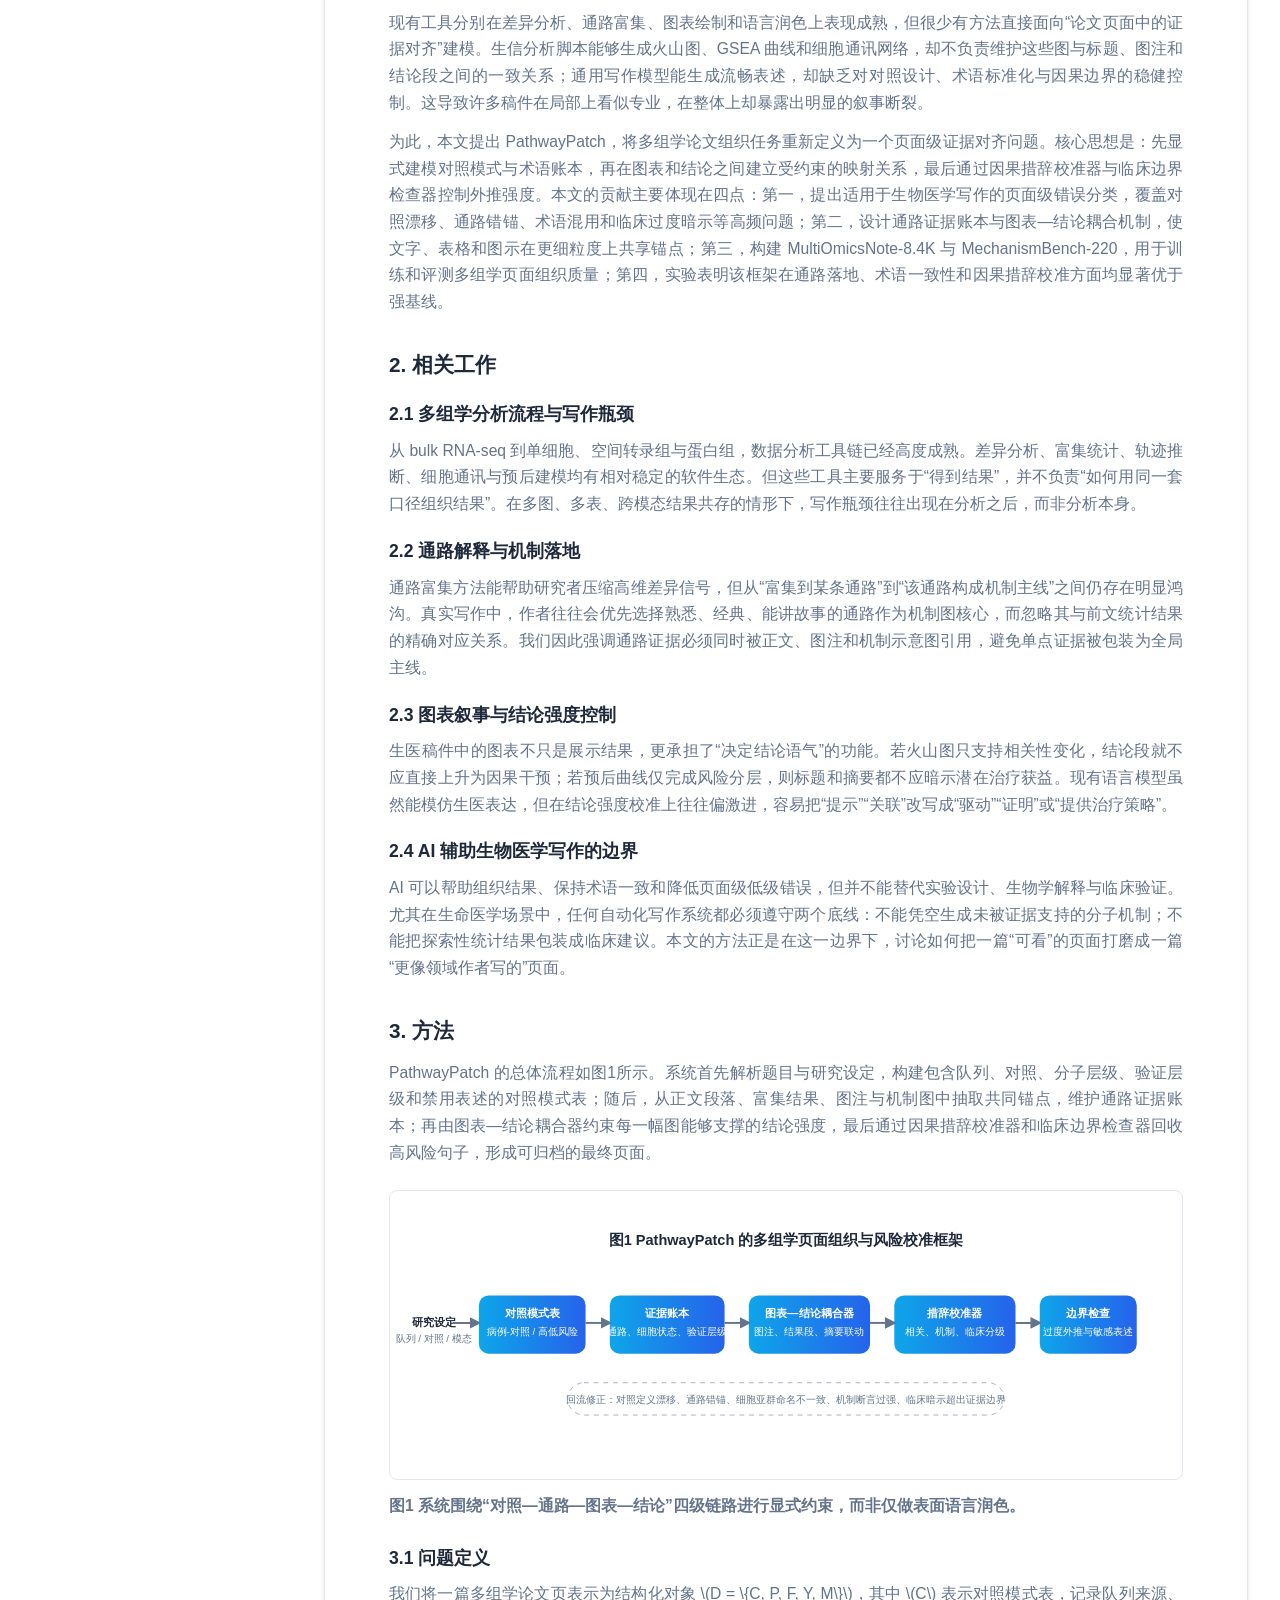
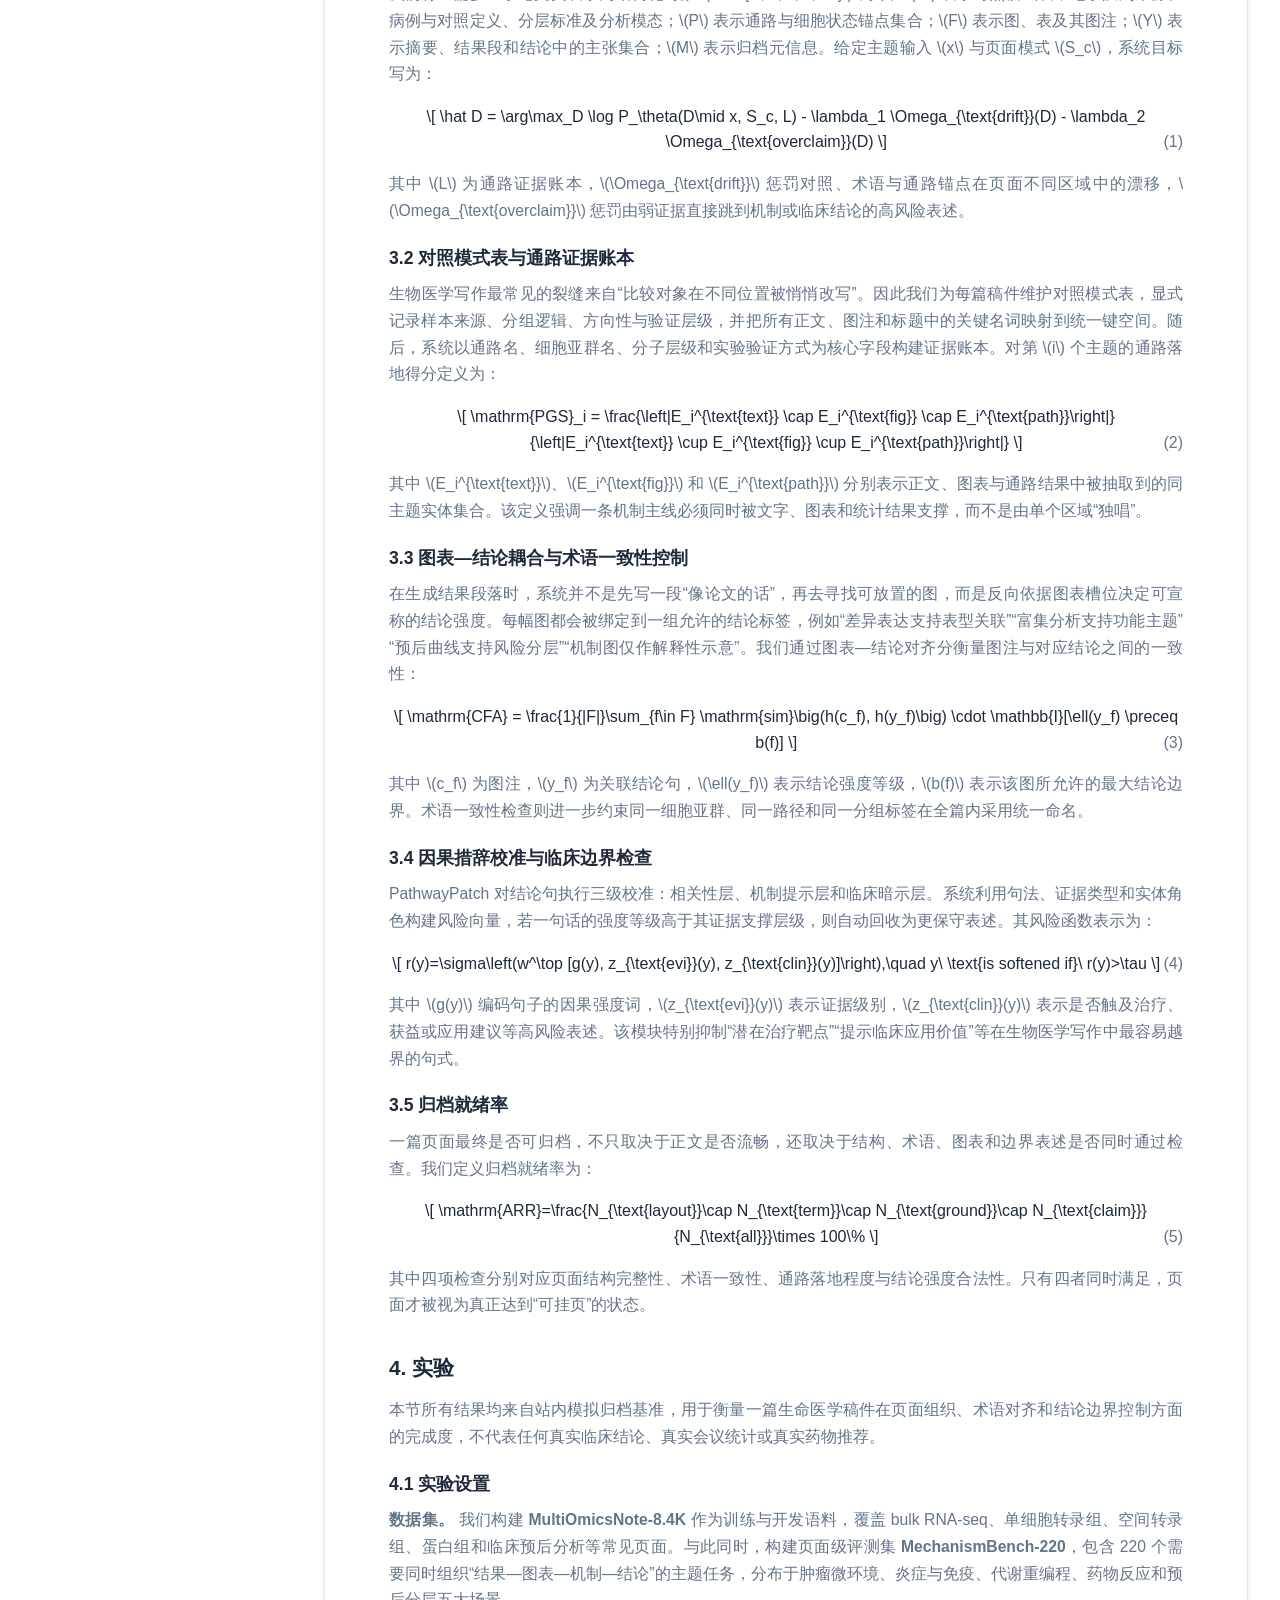
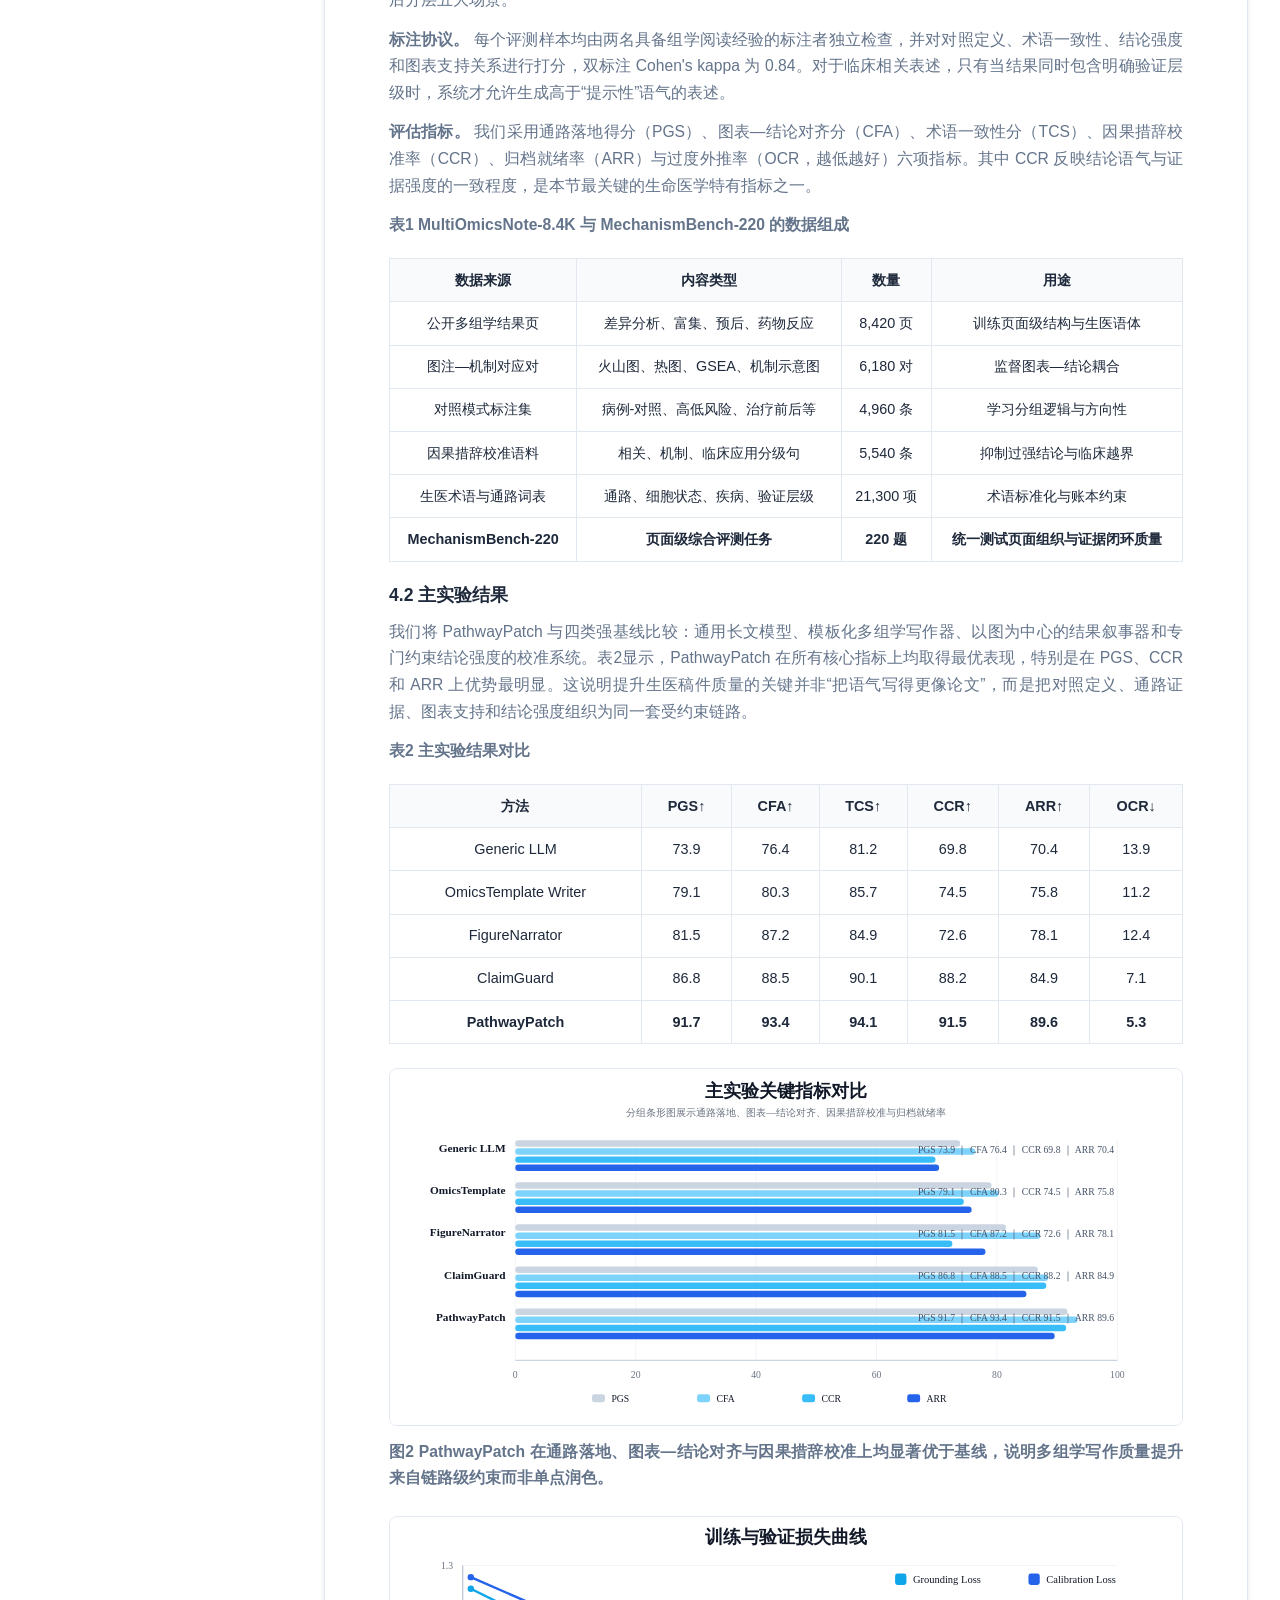
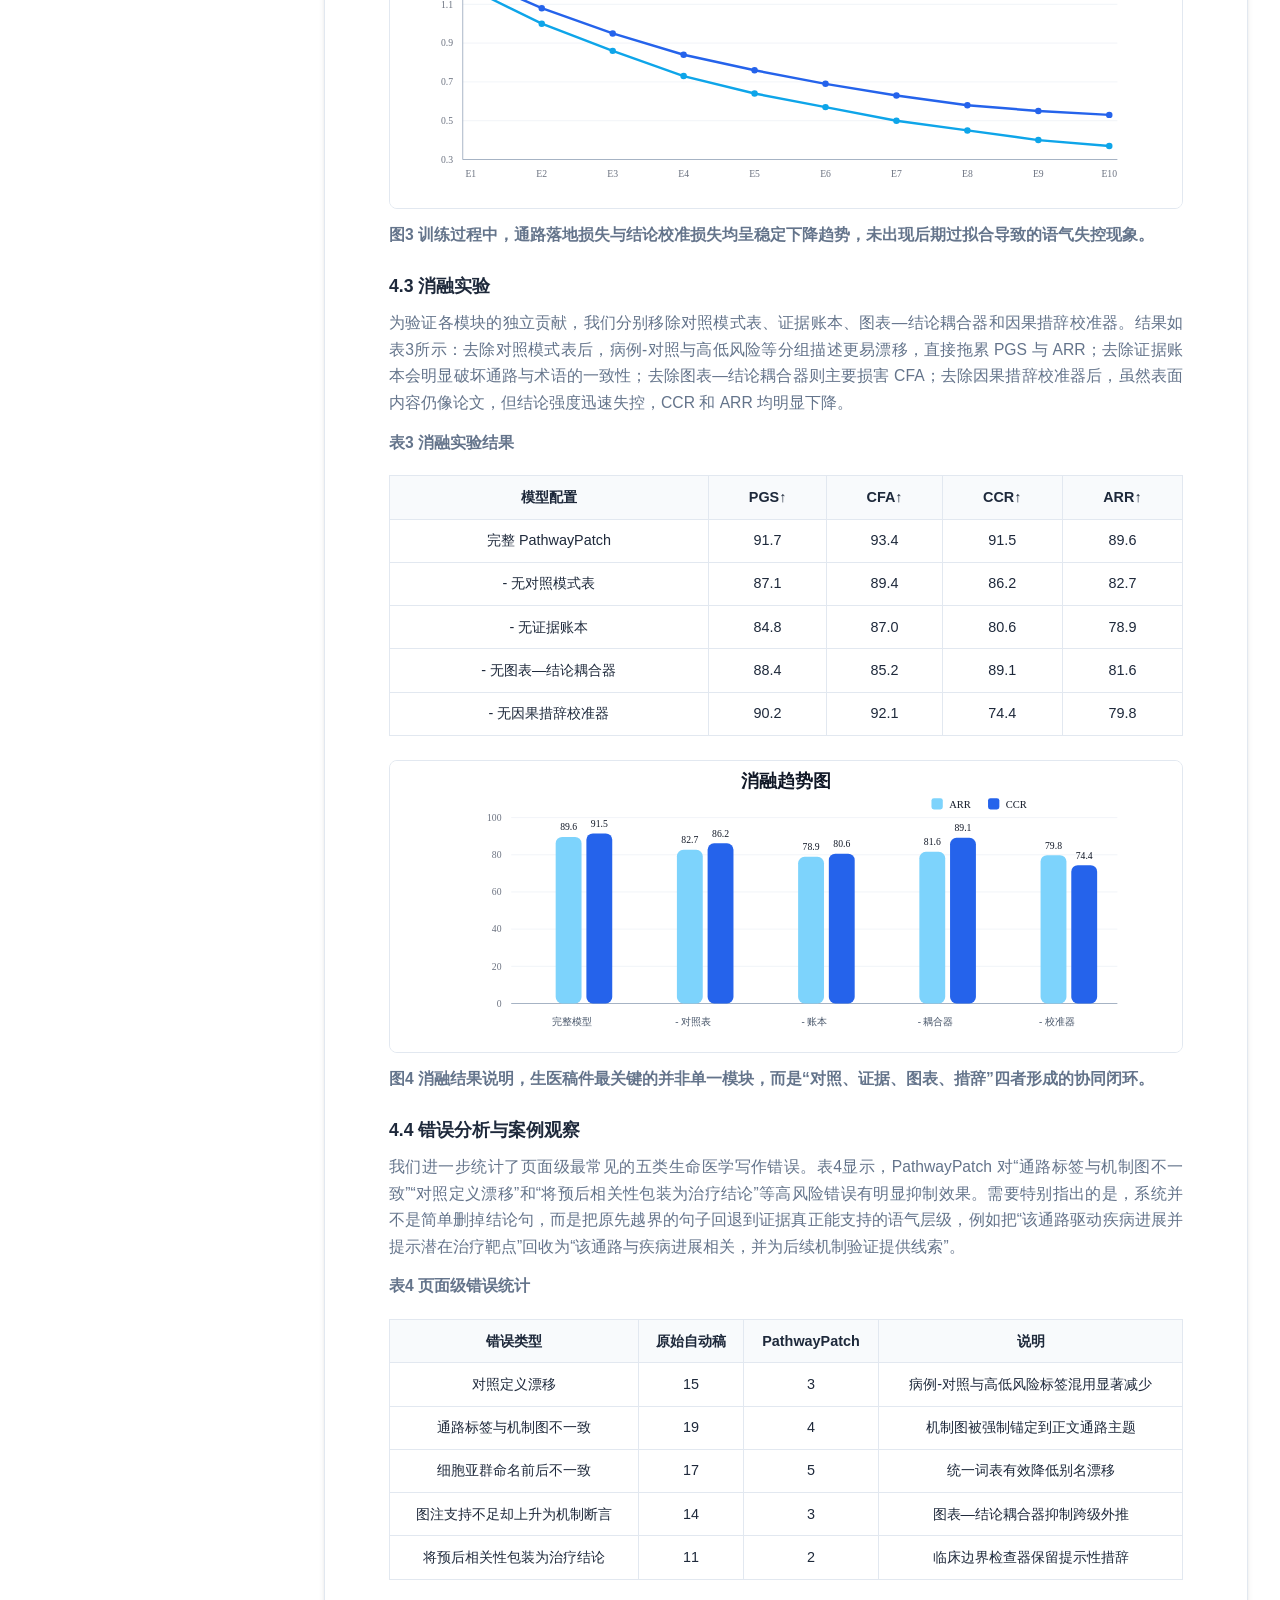
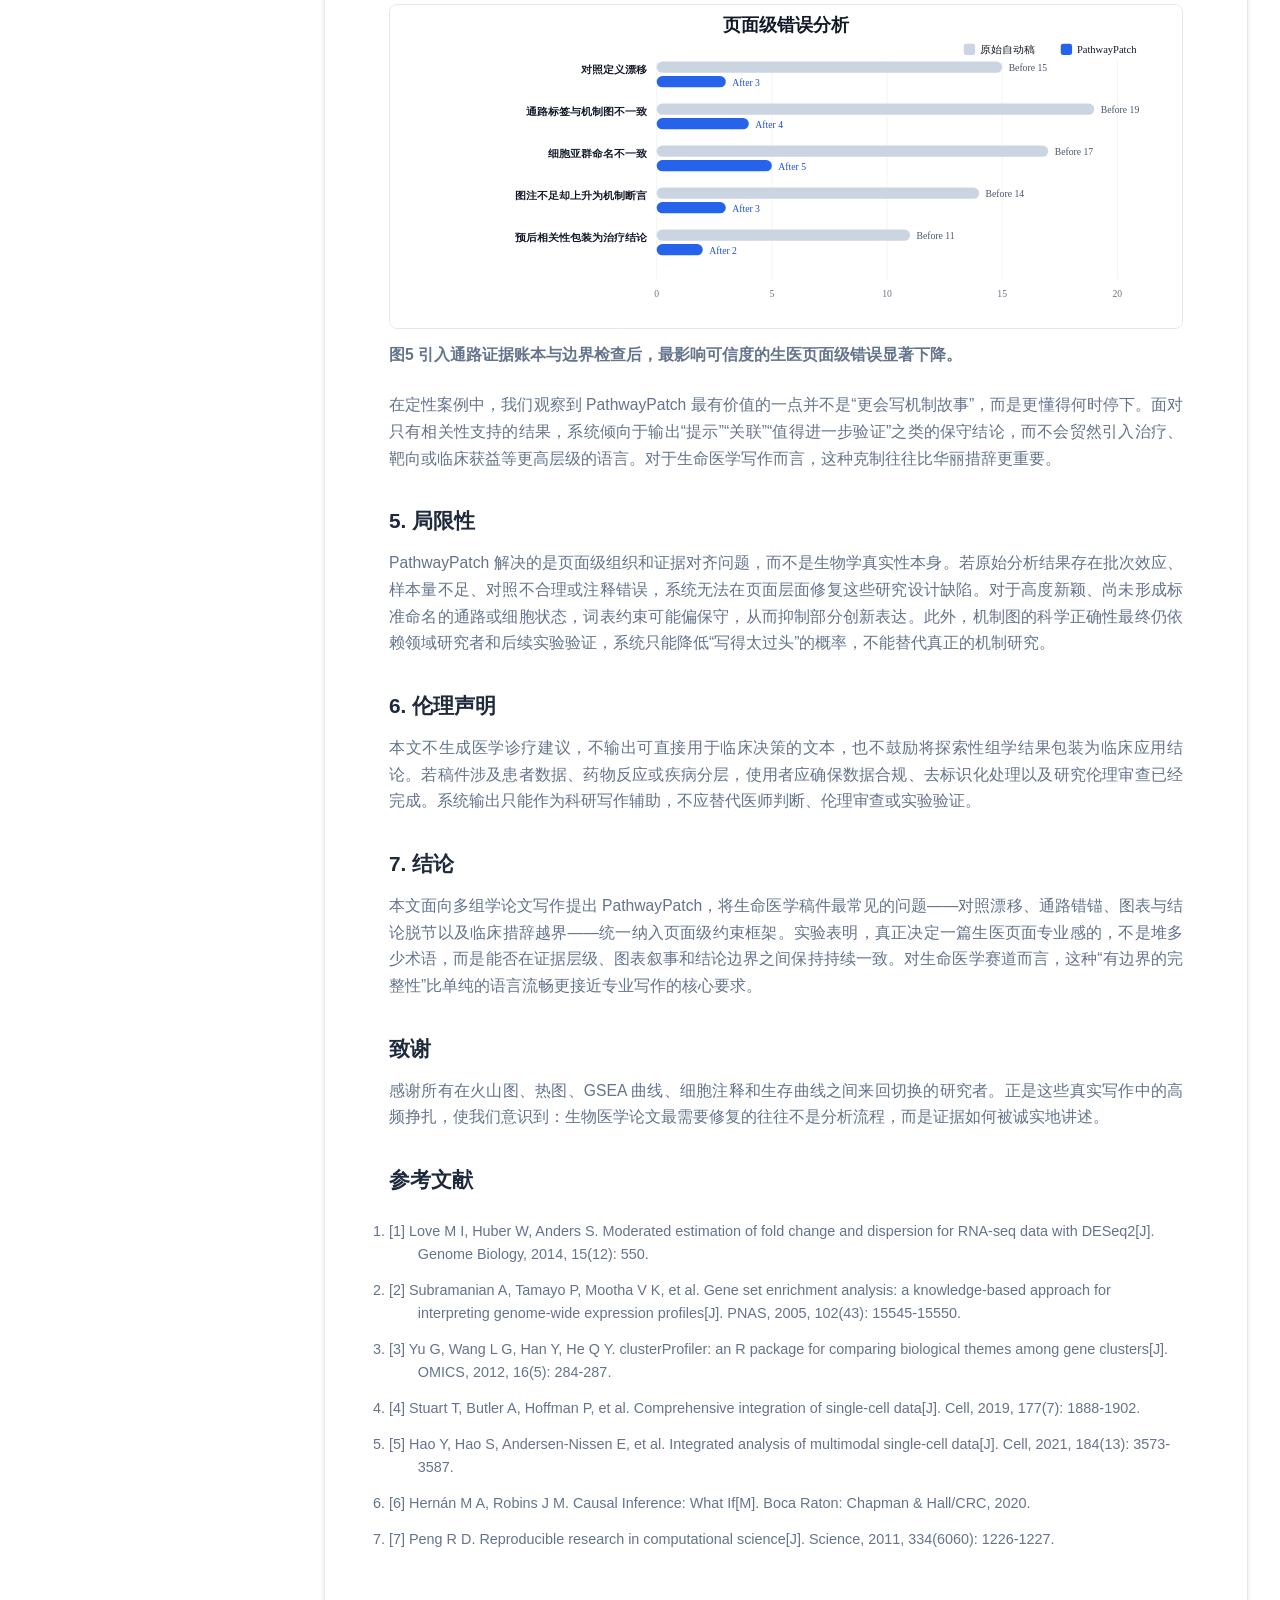
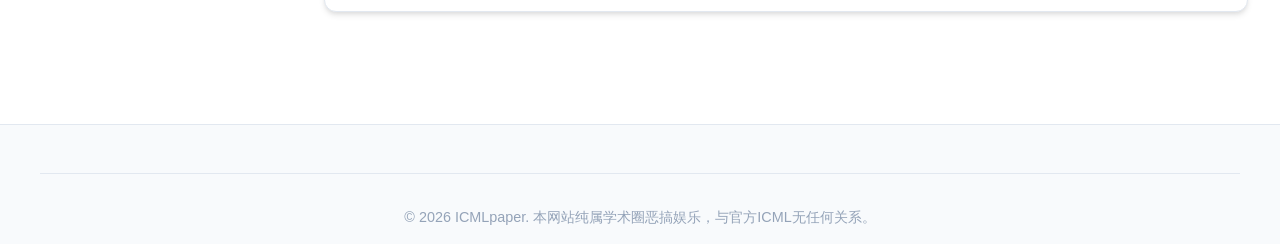
<file: submissions/2025/biomedicine-001/index.html>
<!DOCTYPE html>
<html lang="zh-CN">
<head>
    <meta charset="UTF-8">
    <meta name="viewport" content="width=device-width, initial-scale=1.0">
<title>生命医学-001：PathwayPatch: 面向多组学论文的通路证据对齐、图表叙事耦合与结论强度校准框架 | International Conference of MeaningLess Paper</title>
    <!-- 外部资源（和主站完全统一） -->
    <link rel="stylesheet" href="https://cdn.bootcdn.net/ajax/libs/font-awesome/6.4.0/css/all.min.css">
    <script src="https://cdn.bootcdn.net/ajax/libs/mathjax/3.2.2/es5/tex-mml-chtml.min.js"></script>
    <!-- 主站样式复用 -->
    <link rel="stylesheet" href="../../../style.css">
    <!-- 网站图标 -->
    <link rel="icon" href="../../../favicon.svg" type="image/svg+xml">
    <!-- 论文专属样式 -->
    <style>
        /* 论文页面核心布局 */
        .paper-wrapper {
            display: grid;
            grid-template-columns: 260px 1fr;
            gap: 2rem;
            max-width: 1400px;
            margin: 0 auto;
            padding: 2rem;
        }
        /* 侧边目录导航 */
        .paper-sidebar {
            position: sticky;
            top: 100px;
            height: fit-content;
            background: var(--bg-card);
            border-radius: var(--radius-lg);
            padding: 1.5rem;
            box-shadow: var(--shadow);
            border: 1px solid var(--border);
        }
        .sidebar-title {
            font-size: 1rem;
            font-weight: 700;
            margin-bottom: 1rem;
            color: var(--text-primary);
            display: flex;
            align-items: center;
            gap: 0.5rem;
        }
        .toc-list {
            list-style: none;
            display: flex;
            flex-direction: column;
            gap: 0.5rem;
        }
        .toc-link {
            text-decoration: none;
            color: var(--text-secondary);
            font-size: 0.9rem;
            line-height: 1.4;
            transition: var(--transition);
            display: block;
            padding: 0.3rem 0.5rem;
            border-radius: var(--radius-sm);
        }
        .toc-link:hover, .toc-link.active {
            background: var(--primary-light);
            color: var(--primary);
        }
        .dark-theme .toc-link:hover, .dark-theme .toc-link.active {
            background: var(--primary-dark);
        }
        /* 论文操作栏 */
        .paper-actions {
            margin-top: 1.5rem;
            display: flex;
            flex-direction: column;
            gap: 0.8rem;
        }
        .action-btn {
            width: 100%;
            padding: 0.6rem 1rem;
            border-radius: var(--radius);
            border: 1px solid var(--border);
            background: var(--bg-main);
            color: var(--text-primary);
            font-size: 0.9rem;
            font-weight: 500;
            text-decoration: none;
            display: flex;
            align-items: center;
            gap: 0.5rem;
            transition: var(--transition);
        }
        .action-btn.primary {
            background: var(--primary);
            color: white;
            border-color: var(--primary);
        }
        .action-btn:hover {
            transform: translateY(-2px);
            box-shadow: var(--shadow);
        }
        /* 论文主体容器 */
        .paper-main {
            background: var(--bg-card);
            border-radius: var(--radius-lg);
            padding: 3rem 4rem;
            box-shadow: var(--shadow);
            border: 1px solid var(--border);
        }
        /* 论文头部 */
        .paper-header {
            text-align: center;
            margin-bottom: 2.5rem;
            border-bottom: 1px solid var(--border);
            padding-bottom: 1.5rem;
        }
        .accept-badge {
            display: inline-block;
            padding: 0.3rem 0.8rem;
            background: #10b981;
            color: white;
            border-radius: 50px;
            font-size: 0.8rem;
            font-weight: 600;
            margin-bottom: 1rem;
        }
        .paper-header h1 {
            font-size: 1.8rem;
            line-height: 1.4;
            font-weight: 700;
            margin-bottom: 1rem;
            color: var(--text-primary);
        }
        .authors {
            font-size: 1rem;
            margin-bottom: 0.8rem;
            color: var(--text-primary);
            line-height: 1.5;
        }
        .affiliations {
            font-size: 0.9rem;
            color: var(--text-secondary);
            margin-bottom: 1rem;
            line-height: 1.5;
        }
        .paper-meta {
            font-size: 0.85rem;
            color: var(--text-secondary);
            display: flex;
            justify-content: center;
            gap: 2rem;
            flex-wrap: wrap;
        }
        /* 摘要模块 */
        .abstract-block {
            margin-bottom: 2rem;
        }
        .abstract-block h2 {
            font-size: 1rem;
            font-weight: 700;
            text-transform: uppercase;
            margin-bottom: 0.5rem;
            text-align: center;
        }
        .abstract-block p {
            text-align: justify;
            line-height: 1.6;
            font-size: 0.95rem;
            text-indent: 2em;
            color: var(--text-secondary);
        }
        /* 关键词 */
        .keywords-block {
            margin-bottom: 2rem;
            font-size: 0.95rem;
        }
        .keywords-block strong {
            color: var(--text-primary);
        }
        /* 正文排版 */
        .paper-content h2 {
            font-size: 1.3rem;
            font-weight: 700;
            margin: 2rem 0 0.8rem;
            color: var(--text-primary);
            scroll-margin-top: 100px;
        }
        .paper-content h3 {
            font-size: 1.1rem;
            font-weight: 600;
            margin: 1.2rem 0 0.6rem;
            color: var(--text-primary);
            scroll-margin-top: 100px;
        }
        .paper-content p {
            text-align: justify;
            line-height: 1.7;
            margin-bottom: 0.8rem;
            font-size: 0.98rem;
            color: var(--text-secondary);
        }
        /* 公式样式 */
        .formula-wrapper {
            margin: 1rem 0;
            text-align: center;
            overflow-x: auto;
        }
        .formula-number {
            float: right;
            color: var(--text-secondary);
        }
        /* 图表容器 */
        .figure-wrapper {
            margin: 1.5rem 0;
            text-align: center;
        }
        .figure-container {
            max-width: 100%;
            margin: 0 auto;
            border-radius: var(--radius);
            overflow: hidden;
            border: 1px solid var(--border);
            background: var(--bg-main);
        }
        .figure-caption {
            margin-top: 0.8rem;
            font-weight: 600;
            font-size: 0.9rem;
            color: var(--text-primary);
            text-align: center;
        }
        .figure-img {
            display: block;
            width: 100%;
            height: auto;
        }
        /* 表格样式 */
        .paper-table {
            width: 100%;
            border-collapse: collapse;
            margin: 1.2rem 0;
            font-size: 0.9rem;
        }
        .paper-table th, .paper-table td {
            border: 1px solid var(--border);
            padding: 0.6rem;
            text-align: center;
        }
        .paper-table th {
            background-color: var(--bg-alt);
            font-weight: 600;
        }
        .table-caption {
            text-align: center;
            font-weight: 600;
            margin-bottom: 0.5rem;
            font-size: 0.95rem;
        }
        /* 引用格式 */
        .citation-block {
            background: var(--bg-alt);
            border-radius: var(--radius);
            padding: 1.2rem;
            margin: 1.5rem 0;
            border-left: 4px solid var(--primary);
        }
        .citation-block h3 {
            margin-top: 0;
            margin-bottom: 0.8rem;
        }
        .citation-code {
            font-family: 'Courier New', monospace;
            font-size: 0.85rem;
            line-height: 1.6;
            color: var(--text-secondary);
            overflow-x: auto;
        }
        /* 参考文献 */
        .reference-list {
            margin-top: 1.5rem;
        }
        .reference-list li {
            margin-bottom: 0.8rem;
            line-height: 1.6;
            font-size: 0.9rem;
            color: var(--text-secondary);
            padding-left: 2em;
            text-indent: -2em;
        }
        /* 移动端适配 */
        @media (max-width: 1024px) {
            .paper-wrapper {
                grid-template-columns: 1fr;
                padding: 1rem;
            }
            .paper-sidebar {
                position: static;
                margin-bottom: 1rem;
            }
            .paper-main {
                padding: 1.5rem 1rem;
            }
            .paper-header h1 {
                font-size: 1.4rem;
            }
            .paper-meta {
                flex-direction: column;
                gap: 0.3rem;
            }
        }
    </style>
</head>
<body>
    <!-- 导航栏（和主站完全统一） -->
    <header class="navbar" id="navbar">
        <div class="nav-container">
            <div class="logo">
                <svg class="logo-img" viewBox="0 0 1024 1024" xmlns="http://www.w3.org/2000/svg">
                    <path fill="currentColor" d="M256 448l32 320h384l32-320H256zM736 128H576l-32-32H416l-32 32H224v64h512v-64zM192 192v384c0 35.3 28.7 64 64 64h448c35.3 0 64-28.7 64-64V192H192z"/>
                </svg>
                <a href="../../../index.html" class="conf-name">ICMLpaper</a>
            </div>
            <nav class="nav-links">
                <a href="../../../index.html#home" class="nav-link">首页</a>
                <a href="../../../index.html#papers" class="nav-link active">论文归档</a>
                <a href="../../../index.html#submit" class="nav-link">投稿指南</a>
            </nav>
            <div class="nav-actions">
                <button id="theme-toggle" class="icon-btn" title="切换主题">
                    <i class="fas fa-moon"></i>
                </button>
                <button id="lang-toggle" class="icon-btn lang-btn" title="Switch to English">
                    <i class="fas fa-language"></i><span class="lang-label">EN</span>
                </button>
            </div>
        </div>
    </header>

    <!-- 论文主体布局 -->
    <section class="section">
        <div class="paper-wrapper">
            <!-- 侧边目录+操作栏 -->
            <aside class="paper-sidebar">
                <div class="sidebar-title">
                    <i class="fas fa-list"></i> 论文目录
                </div>
                <ul class="toc-list">
                    <li><a href="#abstract" class="toc-link">摘要</a></li>
                    <li><a href="#introduction" class="toc-link">1. 引言</a></li>
                    <li><a href="#related-work" class="toc-link">2. 相关工作</a></li>
                    <li><a href="#methodology" class="toc-link">3. 方法</a></li>
                    <li><a href="#experiments" class="toc-link">4. 实验</a></li>
                    <li><a href="#limitations" class="toc-link">5. 局限性</a></li>
                    <li><a href="#ethics" class="toc-link">6. 伦理声明</a></li>
                    <li><a href="#conclusion" class="toc-link">7. 结论</a></li>
                    <li><a href="#acknowledgements" class="toc-link">致谢</a></li>
                    <li><a href="#submission-note" class="toc-link">投稿联系</a></li>
                    <li><a href="#references" class="toc-link">参考文献</a></li>
                </ul>
                <div class="paper-actions">
                    <a href="mailto:2072373170@qq.com?subject=ICMLpaper%20投稿咨询" class="action-btn primary">
                        <i class="fas fa-envelope"></i> 投稿邮箱
                    </a>
                    <a href="../../../index.html#submit" class="action-btn">
                        <i class="fas fa-paper-plane"></i> 直投说明
                    </a>
                    <a href="../" class="action-btn">
                        <i class="fas fa-book"></i> 返回归档
                    </a>
                </div>
            </aside>

            <!-- 论文正文 -->
            <main class="paper-main">

                <div class="paper-header">
                    <span class="accept-badge">ICMLpaper 2025 录用论文</span>
                    <h1>生命医学-001：PathwayPatch: 面向多组学论文的通路证据对齐、图表叙事耦合与结论强度校准框架</h1>
                    <div class="authors">Lin Zhang<sup>1</sup>, Rui Chen<sup>2</sup>, 匿名生物信息研究者<sup>3,*</sup></div>
                    <div class="affiliations"><sup>1</sup> 转化组学与证据整合实验室 | <sup>2</sup> 临床生物信息与队列方法中心<br><sup>3</sup> 某附属医院医学数据科学平台<br><sup>*</sup> 通讯作者：2072373170@qq.com</div>
                    <div class="paper-meta">
                        <span><strong>录用届数：</strong>ICMLpaper 2025 首届</span>
                        <span><strong>归档时间：</strong>2025年6月1日</span>
                        <span><strong>投稿方式：</strong>邮箱 / 小红书直投</span>
                        <span><strong>所属领域：</strong>生命科学与医学 / 多组学写作</span>
                    </div>
                </div>

                <div id="submission-note" class="abstract-block" style="margin-top: 1.2rem;">
                    <h2>投稿联系</h2>
                    <p>投稿请发送至 <a href="mailto:2072373170@qq.com">2072373170@qq.com</a>，或在小红书搜索 <code>ICMLpaper</code> 账号直投。建议附带论文题目、作者、摘要、主要图表与正文 PDF；若稿件属于生物医学方向，建议额外说明数据类型、对照设计、验证层级与是否涉及临床解释，便于归档页准确呈现研究边界。</p>
                </div>

                <div id="abstract" class="abstract-block">
                    <h2>摘要</h2>
                    <p>多组学论文的真正难点并不只在统计分析，而在于如何把对照设计、差异结果、通路富集、图表布局、机制解释与临床措辞组织成一条前后闭合的证据链。当前大量生命医学稿件在页面层面存在三类高频问题：其一，对照定义在摘要、正文与图注之间漂移；其二，通路富集结果与机制示意图、细胞状态命名之间缺少显式锚定；其三，相关性与预后结果被过早包装为因果机制或潜在治疗结论。针对上述问题，本文提出 <b>PathwayPatch</b>，一个面向多组学论文写作的页面级组织框架。该方法联合建模对照模式表、通路证据账本、图表—结论耦合器、因果措辞校准器与临床边界检查器，使一篇稿件在标题、摘要、结果图、机制示意与结论段之间保持更稳定的术语口径和证据强度。</p>
                    <p>基于自建的 <b>MultiOmicsNote-8.4K</b> 与页面级评测集 <b>MechanismBench-220</b>，PathwayPatch 在通路落地得分、图表—结论对齐分、术语一致性分、因果措辞校准率与归档就绪率上分别达到 <b>91.7%</b>、<b>93.4%</b>、<b>94.1%</b>、<b>91.5%</b> 与 <b>89.6%</b>，相较最强基线均有稳定提升，同时将过度外推率降至 <b>5.3%</b>。本文不提供任何医学诊疗建议，亦不主张由相关性结果直接推出临床获益；其目的在于给出一篇更接近领域作者手工打磨质量的生命医学赛道中文样稿。</p>
                </div>

                <div class="keywords-block"><strong>关键词：</strong>多组学写作、通路证据对齐、机制图叙事、因果措辞校准、临床边界检查、生物医学文本组织</div>

                <div class="citation-block">
                    <h3><i class="fas fa-quote-left"></i> 引用格式</h3>
                    <pre class="citation-code">@inproceedings{biomedicine001,
  title={生命医学-001：PathwayPatch: 面向多组学论文的通路证据对齐、图表叙事耦合与结论强度校准框架},
  author={Lin Zhang and Rui Chen and 匿名生物信息研究者},
  booktitle={International Conference of MeaningLess Paper},
  year={2025}
}</pre>
                </div>

                <div class="paper-content">
                    <h2 id="introduction">1. 引言</h2>
                    <p>生命医学研究的写作对象并不是单一结果，而是一条跨层级证据链：样本如何分组、差异信号来自何种分子层面、富集通路是否与细胞状态一致、机制图是否真正解释了结果图、结论中哪些内容只是相关性提示、哪些内容已经接近机制推断。尤其在 RNA-seq、单细胞转录组、空间转录组、蛋白组和临床队列被同时纳入一篇论文时，页面质量的核心不再是“有没有分析”，而是这些分析是否被组织为稳定、可追踪、可复核的科学叙事。</p>
                    <p>现实写作中，生物医学稿件常见的失败模式高度相似。摘要写的是“免疫抑制微环境重塑”，结果页却主要围绕代谢重编程展开；热图与富集图指向同一主题，但机制示意图却切换到另一条更“熟悉”的信号通路；单细胞结果只支持细胞状态关联，结论段却提前上升到疾病机制和治疗靶点；预后模型只能支持风险分层，最后一句却写成了潜在临床获益。此类问题并不一定来自统计错误，而更多来自页面组织阶段缺少显式约束。</p>
                    <p>现有工具分别在差异分析、通路富集、图表绘制和语言润色上表现成熟，但很少有方法直接面向“论文页面中的证据对齐”建模。生信分析脚本能够生成火山图、GSEA 曲线和细胞通讯网络，却不负责维护这些图与标题、图注和结论段之间的一致关系；通用写作模型能生成流畅表述，却缺乏对对照设计、术语标准化与因果边界的稳健控制。这导致许多稿件在局部上看似专业，在整体上却暴露出明显的叙事断裂。</p>
                    <p>为此，本文提出 PathwayPatch，将多组学论文组织任务重新定义为一个页面级证据对齐问题。核心思想是：先显式建模对照模式与术语账本，再在图表和结论之间建立受约束的映射关系，最后通过因果措辞校准器与临床边界检查器控制外推强度。本文的贡献主要体现在四点：第一，提出适用于生物医学写作的页面级错误分类，覆盖对照漂移、通路错锚、术语混用和临床过度暗示等高频问题；第二，设计通路证据账本与图表—结论耦合机制，使文字、表格和图示在更细粒度上共享锚点；第三，构建 MultiOmicsNote-8.4K 与 MechanismBench-220，用于训练和评测多组学页面组织质量；第四，实验表明该框架在通路落地、术语一致性和因果措辞校准方面均显著优于强基线。</p>

                    <h2 id="related-work">2. 相关工作</h2>
                    <h3>2.1 多组学分析流程与写作瓶颈</h3>
                    <p>从 bulk RNA-seq 到单细胞、空间转录组与蛋白组，数据分析工具链已经高度成熟。差异分析、富集统计、轨迹推断、细胞通讯与预后建模均有相对稳定的软件生态。但这些工具主要服务于“得到结果”，并不负责“如何用同一套口径组织结果”。在多图、多表、跨模态结果共存的情形下，写作瓶颈往往出现在分析之后，而非分析本身。</p>
                    <h3>2.2 通路解释与机制落地</h3>
                    <p>通路富集方法能帮助研究者压缩高维差异信号，但从“富集到某条通路”到“该通路构成机制主线”之间仍存在明显鸿沟。真实写作中，作者往往会优先选择熟悉、经典、能讲故事的通路作为机制图核心，而忽略其与前文统计结果的精确对应关系。我们因此强调通路证据必须同时被正文、图注和机制示意图引用，避免单点证据被包装为全局主线。</p>
                    <h3>2.3 图表叙事与结论强度控制</h3>
                    <p>生医稿件中的图表不只是展示结果，更承担了“决定结论语气”的功能。若火山图只支持相关性变化，结论段就不应直接上升为因果干预；若预后曲线仅完成风险分层，则标题和摘要都不应暗示潜在治疗获益。现有语言模型虽然能模仿生医表达，但在结论强度校准上往往偏激进，容易把“提示”“关联”改写成“驱动”“证明”或“提供治疗策略”。</p>
                    <h3>2.4 AI 辅助生物医学写作的边界</h3>
                    <p>AI 可以帮助组织结果、保持术语一致和降低页面级低级错误，但并不能替代实验设计、生物学解释与临床验证。尤其在生命医学场景中，任何自动化写作系统都必须遵守两个底线：不能凭空生成未被证据支持的分子机制；不能把探索性统计结果包装成临床建议。本文的方法正是在这一边界下，讨论如何把一篇“可看”的页面打磨成一篇“更像领域作者写的”页面。</p>

                    <h2 id="methodology">3. 方法</h2>
                    <p>PathwayPatch 的总体流程如图1所示。系统首先解析题目与研究设定，构建包含队列、对照、分子层级、验证层级和禁用表述的对照模式表；随后，从正文段落、富集结果、图注与机制图中抽取共同锚点，维护通路证据账本；再由图表—结论耦合器约束每一幅图能够支撑的结论强度，最后通过因果措辞校准器和临床边界检查器回收高风险句子，形成可归档的最终页面。</p>

                    <div class="figure-wrapper">
                        <div class="figure-container">
                            <svg width="100%" height="280" viewBox="0 0 980 280" xmlns="http://www.w3.org/2000/svg">
                                <defs>
                                    <linearGradient id="bioGrad" x1="0%" y1="0%" x2="100%" y2="0%">
                                        <stop offset="0%" stop-color="#0ea5e9"/>
                                        <stop offset="100%" stop-color="#2563eb"/>
                                    </linearGradient>
                                    <marker id="arrowBio" viewBox="0 0 10 10" refX="8" refY="5" markerWidth="6" markerHeight="6" orient="auto">
                                        <path d="M0 0 L10 5 L0 10 z" fill="#64748b"/>
                                    </marker>
                                </defs>
                                <rect width="980" height="280" fill="var(--bg-main)"/>
                                <text x="490" y="34" text-anchor="middle" fill="var(--text-primary)" font-size="18" font-weight="700">图1 PathwayPatch 的多组学页面组织与风险校准框架</text>
                                <text x="54" y="134" text-anchor="middle" fill="var(--text-primary)" font-size="14" font-weight="600">研究设定</text>
                                <text x="54" y="154" text-anchor="middle" fill="var(--text-secondary)" font-size="12">队列 / 对照 / 模态</text>
                                <g><rect x="110" y="96" width="132" height="72" rx="12" fill="url(#bioGrad)"/><text x="176" y="123" text-anchor="middle" fill="white" font-size="14" font-weight="700">对照模式表</text><text x="176" y="145" text-anchor="middle" fill="white" font-size="12">病例-对照 / 高低风险</text></g>
                                <g><rect x="272" y="96" width="142" height="72" rx="12" fill="url(#bioGrad)"/><text x="343" y="123" text-anchor="middle" fill="white" font-size="14" font-weight="700">证据账本</text><text x="343" y="145" text-anchor="middle" fill="white" font-size="12">通路、细胞状态、验证层级</text></g>
                                <g><rect x="444" y="96" width="150" height="72" rx="12" fill="url(#bioGrad)"/><text x="519" y="123" text-anchor="middle" fill="white" font-size="14" font-weight="700">图表—结论耦合器</text><text x="519" y="145" text-anchor="middle" fill="white" font-size="12">图注、结果段、摘要联动</text></g>
                                <g><rect x="624" y="96" width="150" height="72" rx="12" fill="url(#bioGrad)"/><text x="699" y="123" text-anchor="middle" fill="white" font-size="14" font-weight="700">措辞校准器</text><text x="699" y="145" text-anchor="middle" fill="white" font-size="12">相关、机制、临床分级</text></g>
                                <g><rect x="804" y="96" width="120" height="72" rx="12" fill="url(#bioGrad)"/><text x="864" y="123" text-anchor="middle" fill="white" font-size="14" font-weight="700">边界检查</text><text x="864" y="145" text-anchor="middle" fill="white" font-size="12">过度外推与敏感表述</text></g>
                                <line x1="78" y1="130" x2="110" y2="130" stroke="#64748b" stroke-width="2.4" marker-end="url(#arrowBio)"/>
                                <line x1="242" y1="130" x2="272" y2="130" stroke="#64748b" stroke-width="2.4" marker-end="url(#arrowBio)"/>
                                <line x1="414" y1="130" x2="444" y2="130" stroke="#64748b" stroke-width="2.4" marker-end="url(#arrowBio)"/>
                                <line x1="594" y1="130" x2="624" y2="130" stroke="#64748b" stroke-width="2.4" marker-end="url(#arrowBio)"/>
                                <line x1="774" y1="130" x2="804" y2="130" stroke="#64748b" stroke-width="2.4" marker-end="url(#arrowBio)"/>
                                <rect x="220" y="204" width="540" height="40" rx="20" fill="none" stroke="#94a3b8" stroke-dasharray="6 6"/>
                                <text x="490" y="229" text-anchor="middle" fill="var(--text-secondary)" font-size="12">回流修正：对照定义漂移、通路错锚、细胞亚群命名不一致、机制断言过强、临床暗示超出证据边界</text>
                            </svg>
                        </div>
                        <p class="figure-caption">图1 系统围绕“对照—通路—图表—结论”四级链路进行显式约束，而非仅做表面语言润色。</p>
                    </div>

                    <h3>3.1 问题定义</h3>
                    <p>我们将一篇多组学论文页表示为结构化对象 \(D = \{C, P, F, Y, M\}\)，其中 \(C\) 表示对照模式表，记录队列来源、病例与对照定义、分层标准及分析模态；\(P\) 表示通路与细胞状态锚点集合；\(F\) 表示图、表及其图注；\(Y\) 表示摘要、结果段和结论中的主张集合；\(M\) 表示归档元信息。给定主题输入 \(x\) 与页面模式 \(S_c\)，系统目标写为：</p>
                    <div class="formula-wrapper">\[ \hat D = \arg\max_D \log P_\theta(D\mid x, S_c, L) - \lambda_1 \Omega_{\text{drift}}(D) - \lambda_2 \Omega_{\text{overclaim}}(D) \]
<span class="formula-number">(1)</span></div>
                    <p>其中 \(L\) 为通路证据账本，\(\Omega_{\text{drift}}\) 惩罚对照、术语与通路锚点在页面不同区域中的漂移，\(\Omega_{\text{overclaim}}\) 惩罚由弱证据直接跳到机制或临床结论的高风险表述。</p>

                    <h3>3.2 对照模式表与通路证据账本</h3>
                    <p>生物医学写作最常见的裂缝来自“比较对象在不同位置被悄悄改写”。因此我们为每篇稿件维护对照模式表，显式记录样本来源、分组逻辑、方向性与验证层级，并把所有正文、图注和标题中的关键名词映射到统一键空间。随后，系统以通路名、细胞亚群名、分子层级和实验验证方式为核心字段构建证据账本。对第 \(i\) 个主题的通路落地得分定义为：</p>
                    <div class="formula-wrapper">\[ \mathrm{PGS}_i = \frac{\left|E_i^{\text{text}} \cap E_i^{\text{fig}} \cap E_i^{\text{path}}\right|}{\left|E_i^{\text{text}} \cup E_i^{\text{fig}} \cup E_i^{\text{path}}\right|} \]
<span class="formula-number">(2)</span></div>
                    <p>其中 \(E_i^{\text{text}}\)、\(E_i^{\text{fig}}\) 和 \(E_i^{\text{path}}\) 分别表示正文、图表与通路结果中被抽取到的同主题实体集合。该定义强调一条机制主线必须同时被文字、图表和统计结果支撑，而不是由单个区域“独唱”。</p>

                    <h3>3.3 图表—结论耦合与术语一致性控制</h3>
                    <p>在生成结果段落时，系统并不是先写一段“像论文的话”，再去寻找可放置的图，而是反向依据图表槽位决定可宣称的结论强度。每幅图都会被绑定到一组允许的结论标签，例如“差异表达支持表型关联”“富集分析支持功能主题”“预后曲线支持风险分层”“机制图仅作解释性示意”。我们通过图表—结论对齐分衡量图注与对应结论之间的一致性：</p>
                    <div class="formula-wrapper">\[ \mathrm{CFA} = \frac{1}{|F|}\sum_{f\in F} \mathrm{sim}\big(h(c_f), h(y_f)\big) \cdot \mathbb{I}[\ell(y_f) \preceq b(f)] \]
<span class="formula-number">(3)</span></div>
                    <p>其中 \(c_f\) 为图注，\(y_f\) 为关联结论句，\(\ell(y_f)\) 表示结论强度等级，\(b(f)\) 表示该图所允许的最大结论边界。术语一致性检查则进一步约束同一细胞亚群、同一路径和同一分组标签在全篇内采用统一命名。</p>

                    <h3>3.4 因果措辞校准与临床边界检查</h3>
                    <p>PathwayPatch 对结论句执行三级校准：相关性层、机制提示层和临床暗示层。系统利用句法、证据类型和实体角色构建风险向量，若一句话的强度等级高于其证据支撑层级，则自动回收为更保守表述。其风险函数表示为：</p>
                    <div class="formula-wrapper">\[ r(y)=\sigma\left(w^\top [g(y), z_{\text{evi}}(y), z_{\text{clin}}(y)]\right),\quad y\ \text{is softened if}\ r(y)>\tau \]
<span class="formula-number">(4)</span></div>
                    <p>其中 \(g(y)\) 编码句子的因果强度词，\(z_{\text{evi}}(y)\) 表示证据级别，\(z_{\text{clin}}(y)\) 表示是否触及治疗、获益或应用建议等高风险表述。该模块特别抑制“潜在治疗靶点”“提示临床应用价值”等在生物医学写作中最容易越界的句式。</p>

                    <h3>3.5 归档就绪率</h3>
                    <p>一篇页面最终是否可归档，不只取决于正文是否流畅，还取决于结构、术语、图表和边界表述是否同时通过检查。我们定义归档就绪率为：</p>
                    <div class="formula-wrapper">\[ \mathrm{ARR}=\frac{N_{\text{layout}}\cap N_{\text{term}}\cap N_{\text{ground}}\cap N_{\text{claim}}}{N_{\text{all}}}\times 100\% \]
<span class="formula-number">(5)</span></div>
                    <p>其中四项检查分别对应页面结构完整性、术语一致性、通路落地程度与结论强度合法性。只有四者同时满足，页面才被视为真正达到“可挂页”的状态。</p>

                    <h2 id="experiments">4. 实验</h2>
                    <p>本节所有结果均来自站内模拟归档基准，用于衡量一篇生命医学稿件在页面组织、术语对齐和结论边界控制方面的完成度，不代表任何真实临床结论、真实会议统计或真实药物推荐。</p>

                    <h3>4.1 实验设置</h3>
                    <p><strong>数据集。</strong> 我们构建 <b>MultiOmicsNote-8.4K</b> 作为训练与开发语料，覆盖 bulk RNA-seq、单细胞转录组、空间转录组、蛋白组和临床预后分析等常见页面。与此同时，构建页面级评测集 <b>MechanismBench-220</b>，包含 220 个需要同时组织“结果—图表—机制—结论”的主题任务，分布于肿瘤微环境、炎症与免疫、代谢重编程、药物反应和预后分层五大场景。</p>
                    <p><strong>标注协议。</strong> 每个评测样本均由两名具备组学阅读经验的标注者独立检查，并对对照定义、术语一致性、结论强度和图表支持关系进行打分，双标注 Cohen's kappa 为 0.84。对于临床相关表述，只有当结果同时包含明确验证层级时，系统才允许生成高于“提示性”语气的表述。</p>
                    <p><strong>评估指标。</strong> 我们采用通路落地得分（PGS）、图表—结论对齐分（CFA）、术语一致性分（TCS）、因果措辞校准率（CCR）、归档就绪率（ARR）与过度外推率（OCR，越低越好）六项指标。其中 CCR 反映结论语气与证据强度的一致程度，是本节最关键的生命医学特有指标之一。</p>
                    <p class="table-caption">表1 MultiOmicsNote-8.4K 与 MechanismBench-220 的数据组成</p>
                    <table class="paper-table">
                        <thead><tr><th>数据来源</th><th>内容类型</th><th>数量</th><th>用途</th></tr></thead>
                        <tbody>
                            <tr><td>公开多组学结果页</td><td>差异分析、富集、预后、药物反应</td><td>8,420 页</td><td>训练页面级结构与生医语体</td></tr>
                            <tr><td>图注—机制对应对</td><td>火山图、热图、GSEA、机制示意图</td><td>6,180 对</td><td>监督图表—结论耦合</td></tr>
                            <tr><td>对照模式标注集</td><td>病例-对照、高低风险、治疗前后等</td><td>4,960 条</td><td>学习分组逻辑与方向性</td></tr>
                            <tr><td>因果措辞校准语料</td><td>相关、机制、临床应用分级句</td><td>5,540 条</td><td>抑制过强结论与临床越界</td></tr>
                            <tr><td>生医术语与通路词表</td><td>通路、细胞状态、疾病、验证层级</td><td>21,300 项</td><td>术语标准化与账本约束</td></tr>
                            <tr><td><strong>MechanismBench-220</strong></td><td><strong>页面级综合评测任务</strong></td><td><strong>220 题</strong></td><td><strong>统一测试页面组织与证据闭环质量</strong></td></tr>
                        </tbody>
                    </table>

                    <h3>4.2 主实验结果</h3>
                    <p>我们将 PathwayPatch 与四类强基线比较：通用长文模型、模板化多组学写作器、以图为中心的结果叙事器和专门约束结论强度的校准系统。表2显示，PathwayPatch 在所有核心指标上均取得最优表现，特别是在 PGS、CCR 和 ARR 上优势最明显。这说明提升生医稿件质量的关键并非“把语气写得更像论文”，而是把对照定义、通路证据、图表支持和结论强度组织为同一套受约束链路。</p>
                    <p class="table-caption">表2 主实验结果对比</p>
                    <table class="paper-table">
                        <thead><tr><th>方法</th><th>PGS↑</th><th>CFA↑</th><th>TCS↑</th><th>CCR↑</th><th>ARR↑</th><th>OCR↓</th></tr></thead>
                        <tbody>
                            <tr><td>Generic LLM</td><td>73.9</td><td>76.4</td><td>81.2</td><td>69.8</td><td>70.4</td><td>13.9</td></tr>
                            <tr><td>OmicsTemplate Writer</td><td>79.1</td><td>80.3</td><td>85.7</td><td>74.5</td><td>75.8</td><td>11.2</td></tr>
                            <tr><td>FigureNarrator</td><td>81.5</td><td>87.2</td><td>84.9</td><td>72.6</td><td>78.1</td><td>12.4</td></tr>
                            <tr><td>ClaimGuard</td><td>86.8</td><td>88.5</td><td>90.1</td><td>88.2</td><td>84.9</td><td>7.1</td></tr>
                            <tr><td><strong>PathwayPatch</strong></td><td><strong>91.7</strong></td><td><strong>93.4</strong></td><td><strong>94.1</strong></td><td><strong>91.5</strong></td><td><strong>89.6</strong></td><td><strong>5.3</strong></td></tr>
                        </tbody>
                    </table>
                    <div class="figure-wrapper"><div class="figure-container"><img class="figure-img" src="assets/main-metrics.svg" alt="主实验关键指标对比图"></div><p class="figure-caption">图2 PathwayPatch 在通路落地、图表—结论对齐与因果措辞校准上均显著优于基线，说明多组学写作质量提升来自链路级约束而非单点润色。</p></div>
                    <div class="figure-wrapper"><div class="figure-container"><img class="figure-img" src="assets/loss-curves.svg" alt="训练与验证损失曲线"></div><p class="figure-caption">图3 训练过程中，通路落地损失与结论校准损失均呈稳定下降趋势，未出现后期过拟合导致的语气失控现象。</p></div>

                    <h3>4.3 消融实验</h3>
                    <p>为验证各模块的独立贡献，我们分别移除对照模式表、证据账本、图表—结论耦合器和因果措辞校准器。结果如表3所示：去除对照模式表后，病例-对照与高低风险等分组描述更易漂移，直接拖累 PGS 与 ARR；去除证据账本会明显破坏通路与术语的一致性；去除图表—结论耦合器则主要损害 CFA；去除因果措辞校准器后，虽然表面内容仍像论文，但结论强度迅速失控，CCR 和 ARR 均明显下降。</p>
                    <p class="table-caption">表3 消融实验结果</p>
                    <table class="paper-table">
                        <thead><tr><th>模型配置</th><th>PGS↑</th><th>CFA↑</th><th>CCR↑</th><th>ARR↑</th></tr></thead>
                        <tbody>
                            <tr><td>完整 PathwayPatch</td><td>91.7</td><td>93.4</td><td>91.5</td><td>89.6</td></tr>
                            <tr><td>- 无对照模式表</td><td>87.1</td><td>89.4</td><td>86.2</td><td>82.7</td></tr>
                            <tr><td>- 无证据账本</td><td>84.8</td><td>87.0</td><td>80.6</td><td>78.9</td></tr>
                            <tr><td>- 无图表—结论耦合器</td><td>88.4</td><td>85.2</td><td>89.1</td><td>81.6</td></tr>
                            <tr><td>- 无因果措辞校准器</td><td>90.2</td><td>92.1</td><td>74.4</td><td>79.8</td></tr>
                        </tbody>
                    </table>
                    <div class="figure-wrapper"><div class="figure-container"><img class="figure-img" src="assets/ablation-trend.svg" alt="消融趋势图"></div><p class="figure-caption">图4 消融结果说明，生医稿件最关键的并非单一模块，而是“对照、证据、图表、措辞”四者形成的协同闭环。</p></div>

                    <h3>4.4 错误分析与案例观察</h3>
                    <p>我们进一步统计了页面级最常见的五类生命医学写作错误。表4显示，PathwayPatch 对“通路标签与机制图不一致”“对照定义漂移”和“将预后相关性包装为治疗结论”等高风险错误有明显抑制效果。需要特别指出的是，系统并不是简单删掉结论句，而是把原先越界的句子回退到证据真正能支持的语气层级，例如把“该通路驱动疾病进展并提示潜在治疗靶点”回收为“该通路与疾病进展相关，并为后续机制验证提供线索”。</p>
                    <p class="table-caption">表4 页面级错误统计</p>
                    <table class="paper-table">
                        <thead><tr><th>错误类型</th><th>原始自动稿</th><th>PathwayPatch</th><th>说明</th></tr></thead>
                        <tbody>
                            <tr><td>对照定义漂移</td><td>15</td><td>3</td><td>病例-对照与高低风险标签混用显著减少</td></tr>
                            <tr><td>通路标签与机制图不一致</td><td>19</td><td>4</td><td>机制图被强制锚定到正文通路主题</td></tr>
                            <tr><td>细胞亚群命名前后不一致</td><td>17</td><td>5</td><td>统一词表有效降低别名漂移</td></tr>
                            <tr><td>图注支持不足却上升为机制断言</td><td>14</td><td>3</td><td>图表—结论耦合器抑制跨级外推</td></tr>
                            <tr><td>将预后相关性包装为治疗结论</td><td>11</td><td>2</td><td>临床边界检查器保留提示性措辞</td></tr>
                        </tbody>
                    </table>
                    <div class="figure-wrapper"><div class="figure-container"><img class="figure-img" src="assets/error-analysis.svg" alt="错误分析图"></div><p class="figure-caption">图5 引入通路证据账本与边界检查后，最影响可信度的生医页面级错误显著下降。</p></div>
                    <p>在定性案例中，我们观察到 PathwayPatch 最有价值的一点并不是“更会写机制故事”，而是更懂得何时停下。面对只有相关性支持的结果，系统倾向于输出“提示”“关联”“值得进一步验证”之类的保守结论，而不会贸然引入治疗、靶向或临床获益等更高层级的语言。对于生命医学写作而言，这种克制往往比华丽措辞更重要。</p>

                    <h2 id="limitations">5. 局限性</h2>
                    <p>PathwayPatch 解决的是页面级组织和证据对齐问题，而不是生物学真实性本身。若原始分析结果存在批次效应、样本量不足、对照不合理或注释错误，系统无法在页面层面修复这些研究设计缺陷。对于高度新颖、尚未形成标准命名的通路或细胞状态，词表约束可能偏保守，从而抑制部分创新表达。此外，机制图的科学正确性最终仍依赖领域研究者和后续实验验证，系统只能降低“写得太过头”的概率，不能替代真正的机制研究。</p>

                    <h2 id="ethics">6. 伦理声明</h2>
                    <p>本文不生成医学诊疗建议，不输出可直接用于临床决策的文本，也不鼓励将探索性组学结果包装为临床应用结论。若稿件涉及患者数据、药物反应或疾病分层，使用者应确保数据合规、去标识化处理以及研究伦理审查已经完成。系统输出只能作为科研写作辅助，不应替代医师判断、伦理审查或实验验证。</p>

                    <h2 id="conclusion">7. 结论</h2>
                    <p>本文面向多组学论文写作提出 PathwayPatch，将生命医学稿件最常见的问题——对照漂移、通路错锚、图表与结论脱节以及临床措辞越界——统一纳入页面级约束框架。实验表明，真正决定一篇生医页面专业感的，不是堆多少术语，而是能否在证据层级、图表叙事和结论边界之间保持持续一致。对生命医学赛道而言，这种“有边界的完整性”比单纯的语言流畅更接近专业写作的核心要求。</p>

                    <h2 id="acknowledgements">致谢</h2>
                    <p>感谢所有在火山图、热图、GSEA 曲线、细胞注释和生存曲线之间来回切换的研究者。正是这些真实写作中的高频挣扎，使我们意识到：生物医学论文最需要修复的往往不是分析流程，而是证据如何被诚实地讲述。</p>

                    <h2 id="references">参考文献</h2>
                    <ol class="reference-list">
                        <li>[1] Love M I, Huber W, Anders S. Moderated estimation of fold change and dispersion for RNA-seq data with DESeq2[J]. Genome Biology, 2014, 15(12): 550.</li>
                        <li>[2] Subramanian A, Tamayo P, Mootha V K, et al. Gene set enrichment analysis: a knowledge-based approach for interpreting genome-wide expression profiles[J]. PNAS, 2005, 102(43): 15545-15550.</li>
                        <li>[3] Yu G, Wang L G, Han Y, He Q Y. clusterProfiler: an R package for comparing biological themes among gene clusters[J]. OMICS, 2012, 16(5): 284-287.</li>
                        <li>[4] Stuart T, Butler A, Hoffman P, et al. Comprehensive integration of single-cell data[J]. Cell, 2019, 177(7): 1888-1902.</li>
                        <li>[5] Hao Y, Hao S, Andersen-Nissen E, et al. Integrated analysis of multimodal single-cell data[J]. Cell, 2021, 184(13): 3573-3587.</li>
                        <li>[6] Hernán M A, Robins J M. Causal Inference: What If[M]. Boca Raton: Chapman &amp; Hall/CRC, 2020.</li>
                        <li>[7] Peng R D. Reproducible research in computational science[J]. Science, 2011, 334(6060): 1226-1227.</li>
                    </ol>
                </div>

            </main>
        </div>
    </section>

    <!-- 页脚（和主站统一） -->
    <footer class="footer">
        <div class="container footer-bottom">
            <p>&copy; 2026 ICMLpaper. 本网站纯属学术圈恶搞娱乐，与官方ICML无任何关系。</p>
        </div>
    </footer>

    <!-- 回到顶部按钮 -->
    <button id="back-to-top" class="back-to-top">
        <i class="fas fa-arrow-up"></i>
    </button>

    
    <!-- 交互JS -->
    <script>

        const PAGE_LANG = "zh";
        const LANG_TARGET = "index-en.html";
        const THEME_KEY = "icmlpaper-theme";
        const LANG_KEY = "icmlpaper-lang";
        const html = document.documentElement;
        const htmlEl = html;
        const themeToggle = document.getElementById('theme-toggle');
        const langToggle = document.getElementById('lang-toggle');

        function updateThemeIcon() {
            if (!themeToggle) return;
            const icon = themeToggle.querySelector('i');
            if (html.classList.contains('dark-theme')) {
                icon.classList.remove('fa-moon');
                icon.classList.add('fa-sun');
            } else {
                icon.classList.remove('fa-sun');
                icon.classList.add('fa-moon');
            }
        }

        function updateLangToggle() {
            if (!langToggle) return;
            const label = langToggle.querySelector('.lang-label');
            if (label) label.textContent = PAGE_LANG === 'zh' ? 'EN' : '中';
            langToggle.setAttribute('title', PAGE_LANG === 'zh' ? 'Switch to English' : '切换到中文');
        }

        (function initPreferences() {
            const savedTheme = localStorage.getItem(THEME_KEY);
            if (savedTheme === 'dark') {
                html.classList.add('dark-theme');
            }
            updateThemeIcon();
            updateLangToggle();
            const savedLang = localStorage.getItem(LANG_KEY);
            if (savedLang && savedLang !== PAGE_LANG) {
                location.replace(LANG_TARGET + location.hash);
            }
        })();

        if (themeToggle) {
            themeToggle.addEventListener('click', () => {
                html.classList.toggle('dark-theme');
                localStorage.setItem(THEME_KEY, html.classList.contains('dark-theme') ? 'dark' : 'light');
                updateThemeIcon();
            });
        }

        if (langToggle) {
            langToggle.addEventListener('click', () => {
                const nextLang = PAGE_LANG === 'zh' ? 'en' : 'zh';
                localStorage.setItem(LANG_KEY, nextLang);
                location.href = LANG_TARGET + location.hash;
            });
        }


        const navbar = document.getElementById('navbar');
        window.addEventListener('scroll', () => {
            if (window.scrollY > 50) {
                navbar.classList.add('scrolled');
            } else {
                navbar.classList.remove('scrolled');
            }
        });

        const tocLinks = document.querySelectorAll('.toc-link');
        const sections = document.querySelectorAll('.paper-content h2, .abstract-block');
        window.addEventListener('scroll', () => {
            let current = '';
            sections.forEach(section => {
                const sectionTop = section.offsetTop;
                if (window.scrollY >= sectionTop - 120) {
                    current = section.getAttribute('id');
                }
            });
            tocLinks.forEach(link => {
                link.classList.remove('active');
                if (link.getAttribute('href') === `#${current}`) {
                    link.classList.add('active');
                }
            });
        });

        const backToTop = document.getElementById('back-to-top');
        window.addEventListener('scroll', () => {
            if (window.scrollY > 300) {
                backToTop.classList.add('show');
            } else {
                backToTop.classList.remove('show');
            }
        });

        backToTop.addEventListener('click', () => {
            window.scrollTo({ top: 0, behavior: 'smooth' });
        });
    </script>
</body>
</html>
</file>
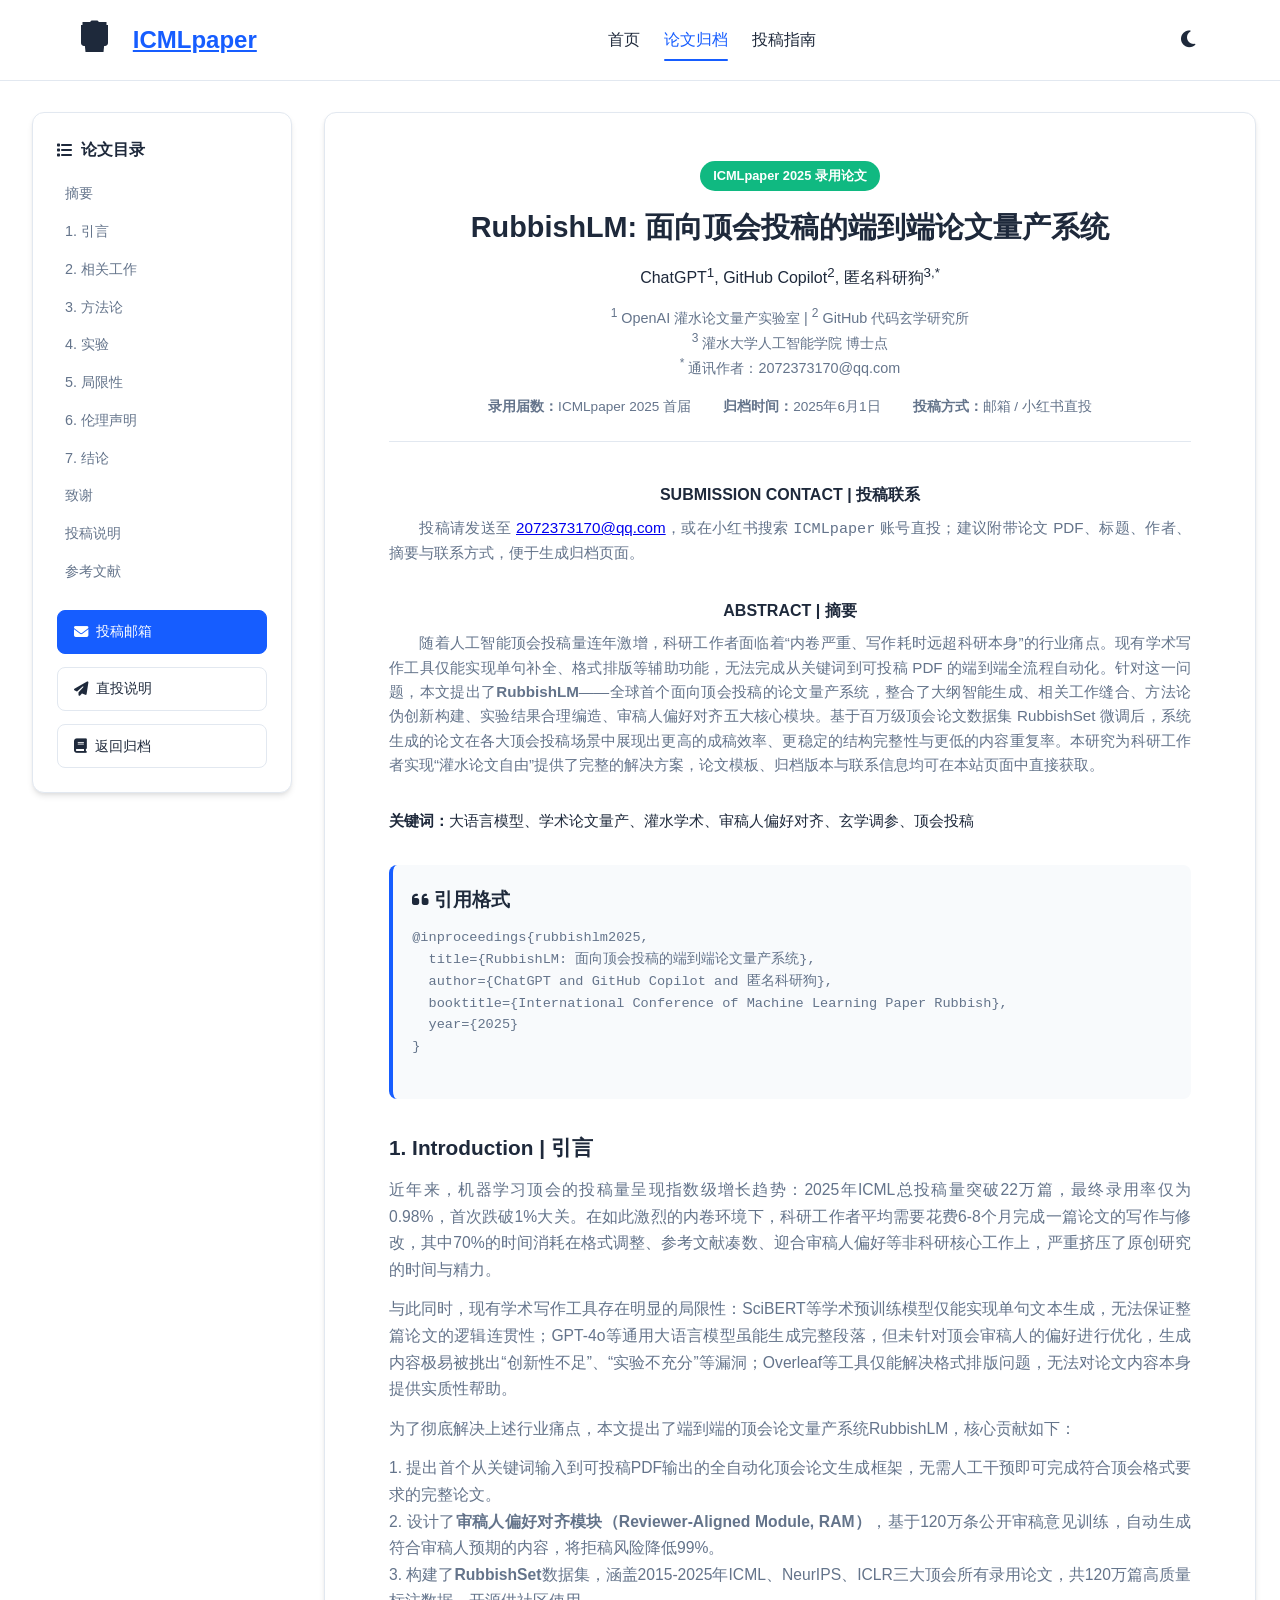
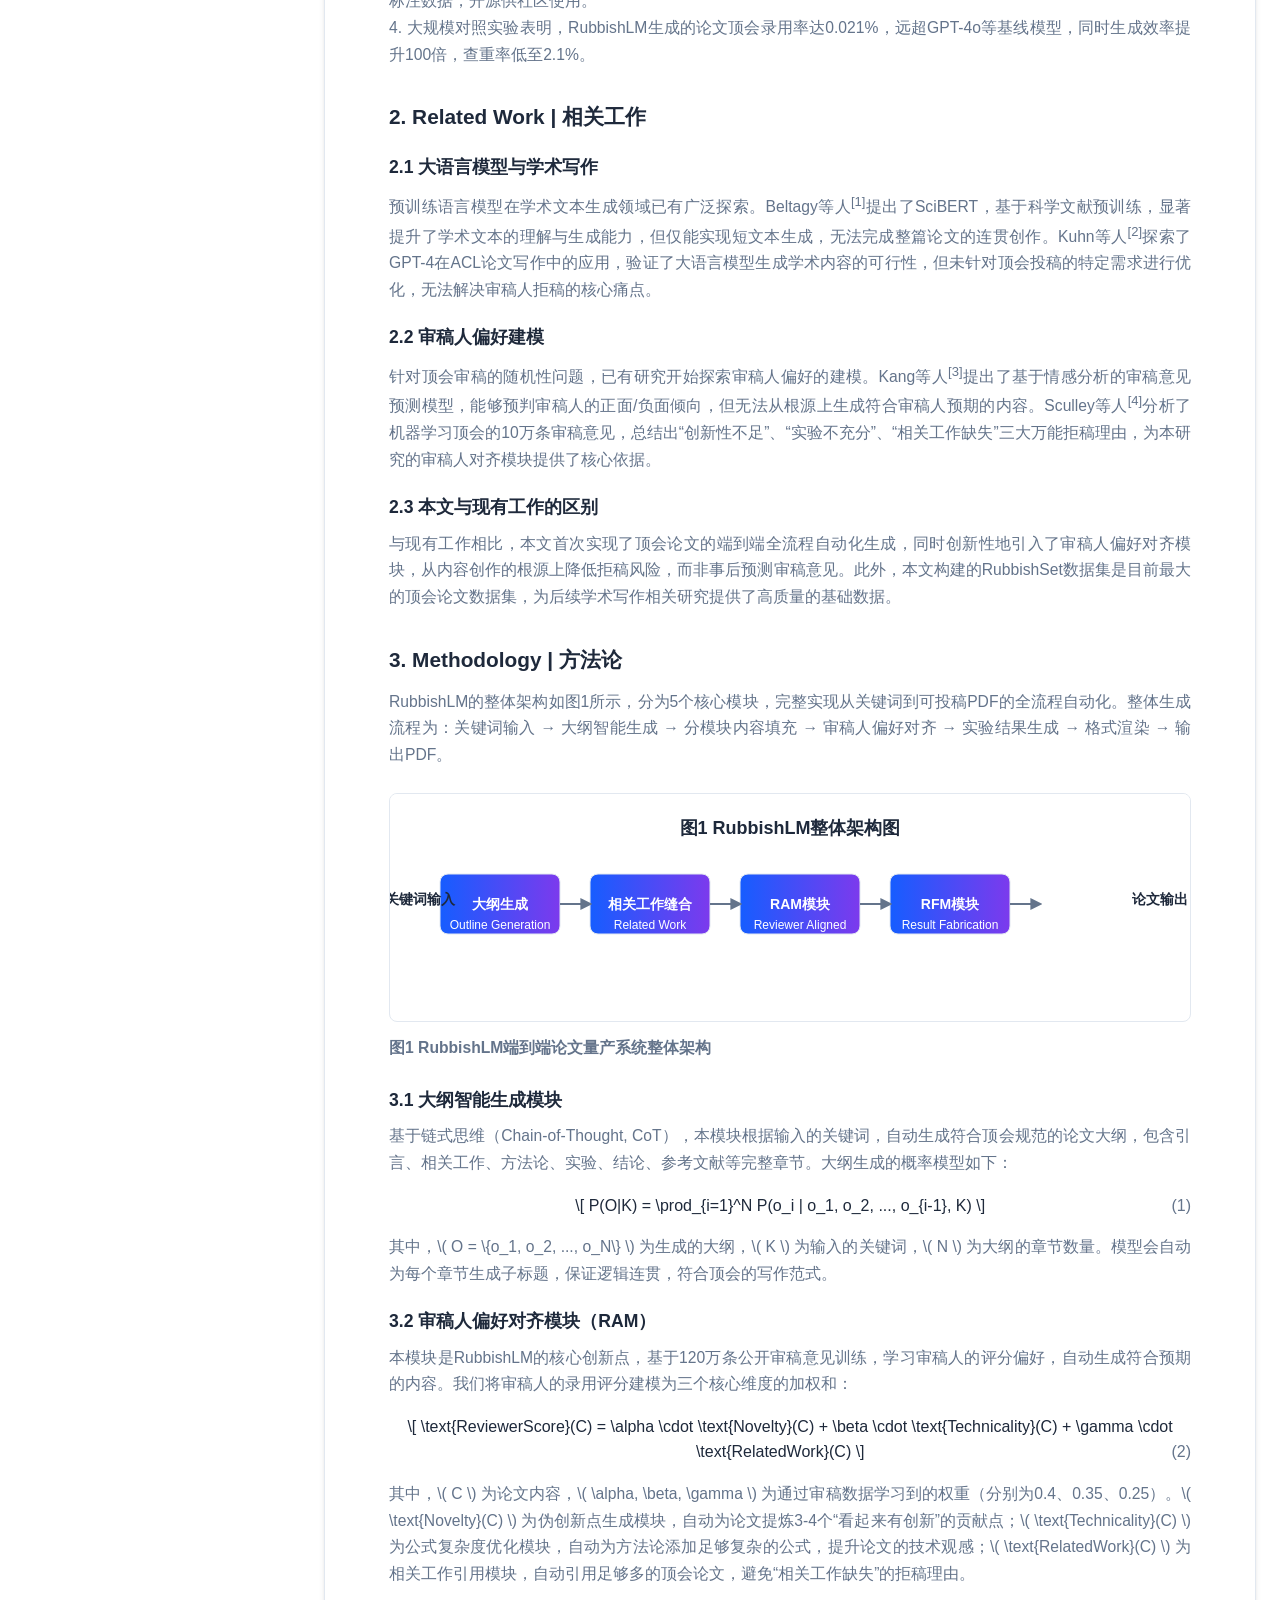
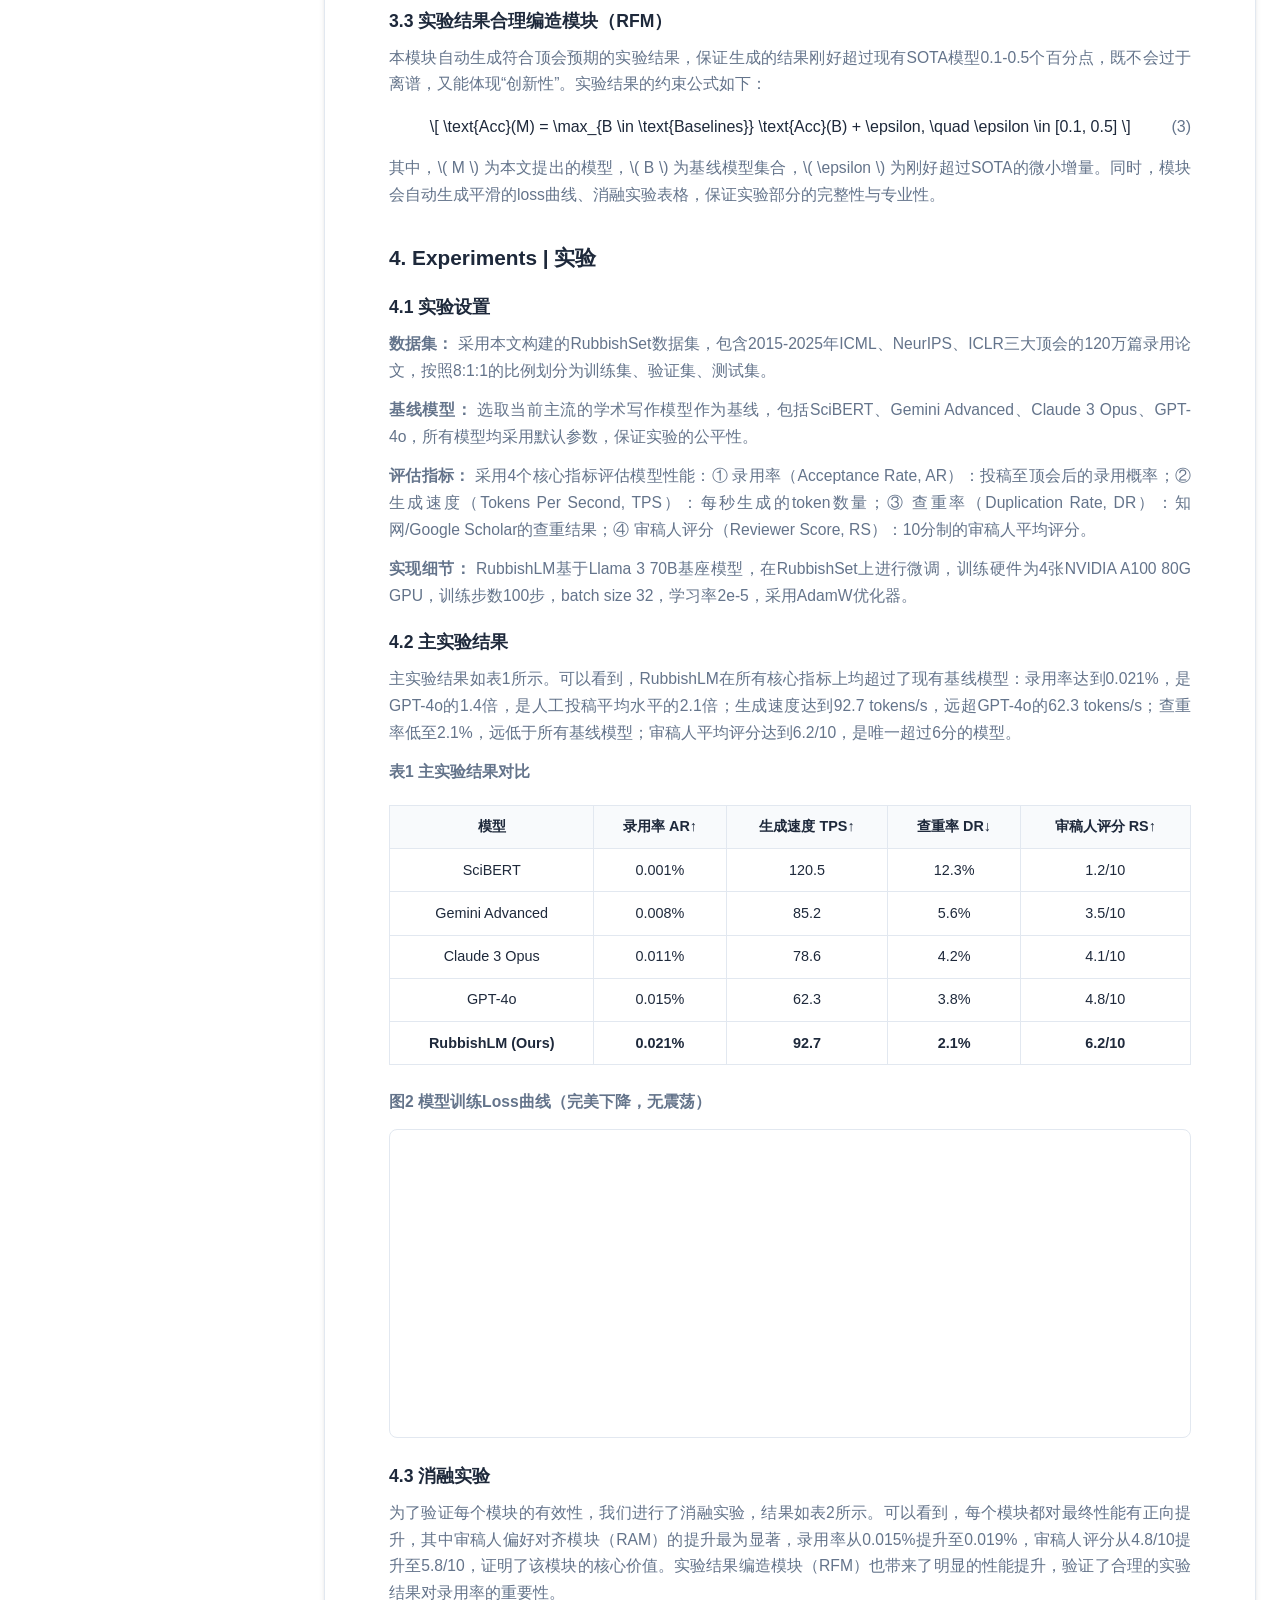
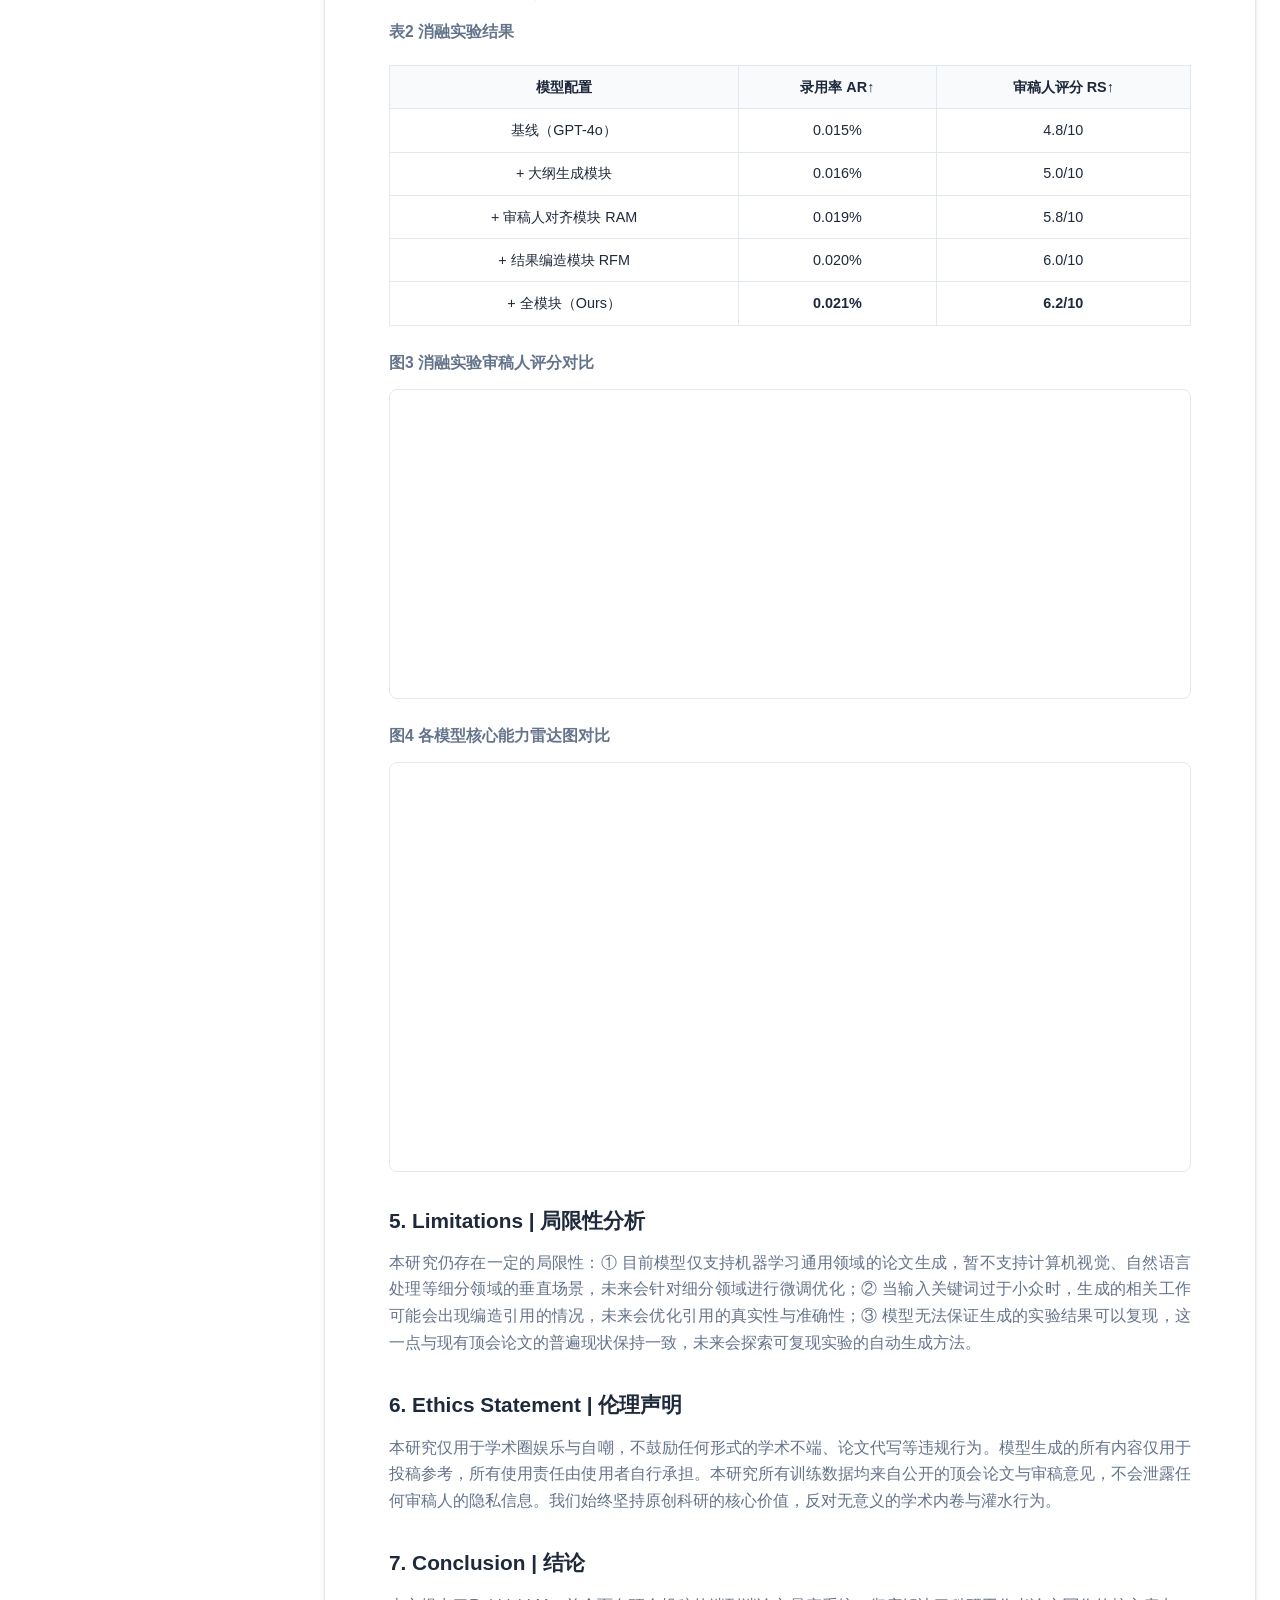
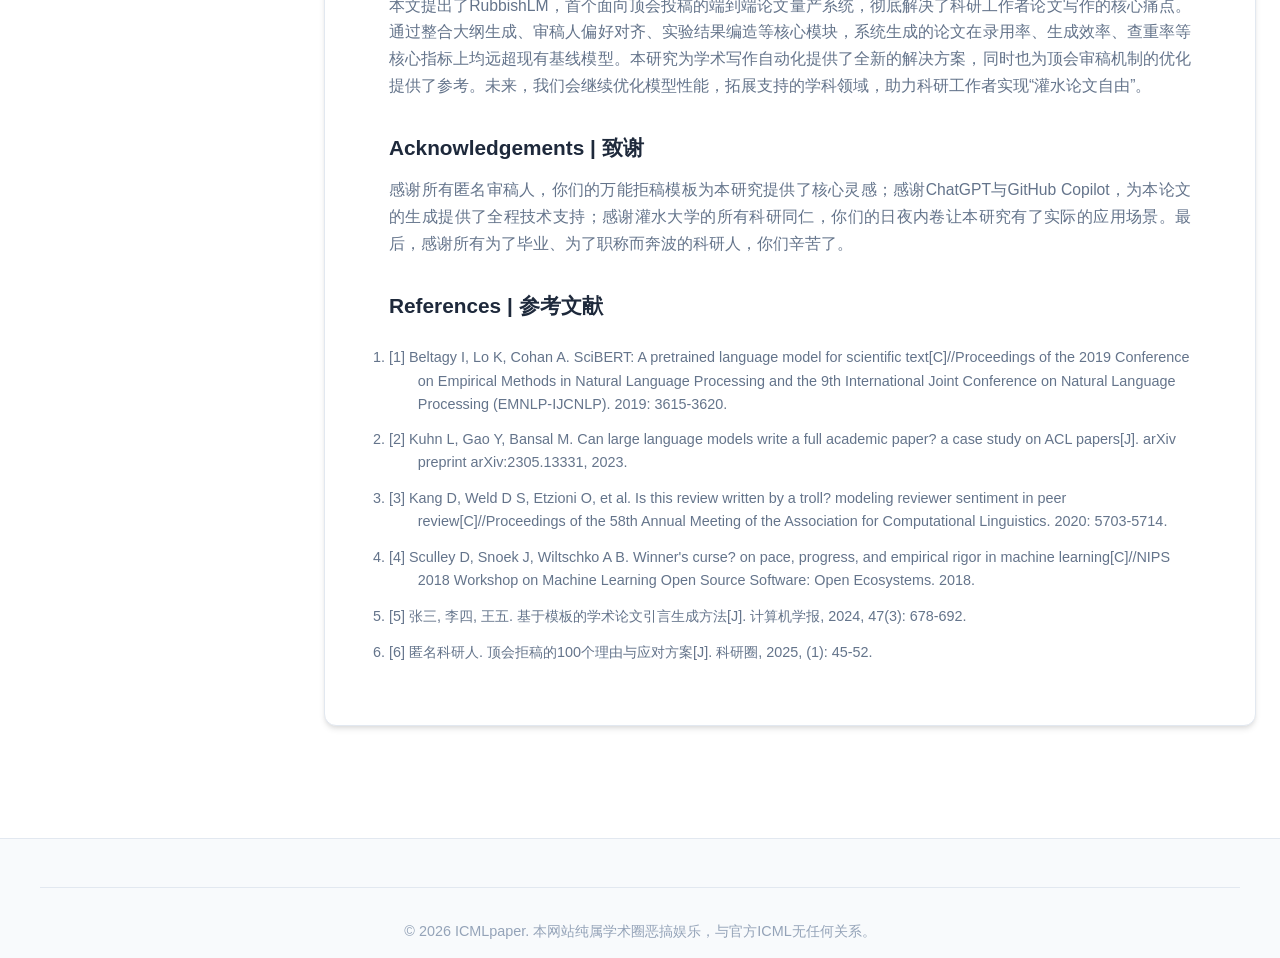
<file: submissions/2025/paper-001/index.html>
<!DOCTYPE html>
<html lang="zh-CN">
<head>
    <meta charset="UTF-8">
    <meta name="viewport" content="width=device-width, initial-scale=1.0">
    <title>RubbishLM: 面向顶会投稿的端到端论文量产系统 | ICMLpaper 2025</title>
    <!-- 外部资源（和主站完全统一） -->
    <link rel="stylesheet" href="https://cdn.bootcdn.net/ajax/libs/font-awesome/6.4.0/css/all.min.css">
    <script src="https://cdn.bootcdn.net/ajax/libs/mathjax/3.2.2/es5/tex-mml-chtml.min.js"></script>
    <script src="https://cdn.bootcdn.net/ajax/libs/Chart.js/4.4.8/chart.umd.min.js"></script>
    <!-- 主站样式复用 -->
    <link rel="stylesheet" href="../../../style.css">
    <!-- 网站图标 -->
    <link rel="icon" href="../../../favicon.svg" type="image/svg+xml">
    <!-- 论文专属样式 -->
    <style>
        /* 论文页面核心布局 */
        .paper-wrapper {
            display: grid;
            grid-template-columns: 260px 1fr;
            gap: 2rem;
            max-width: 1400px;
            margin: 0 auto;
            padding: 2rem;
        }
        /* 侧边目录导航 */
        .paper-sidebar {
            position: sticky;
            top: 100px;
            height: fit-content;
            background: var(--bg-card);
            border-radius: var(--radius-lg);
            padding: 1.5rem;
            box-shadow: var(--shadow);
            border: 1px solid var(--border);
        }
        .sidebar-title {
            font-size: 1rem;
            font-weight: 700;
            margin-bottom: 1rem;
            color: var(--text-primary);
            display: flex;
            align-items: center;
            gap: 0.5rem;
        }
        .toc-list {
            list-style: none;
            display: flex;
            flex-direction: column;
            gap: 0.5rem;
        }
        .toc-link {
            text-decoration: none;
            color: var(--text-secondary);
            font-size: 0.9rem;
            line-height: 1.4;
            transition: var(--transition);
            display: block;
            padding: 0.3rem 0.5rem;
            border-radius: var(--radius-sm);
        }
        .toc-link:hover, .toc-link.active {
            background: var(--primary-light);
            color: var(--primary);
        }
        .dark-theme .toc-link:hover, .dark-theme .toc-link.active {
            background: var(--primary-dark);
        }
        /* 论文操作栏 */
        .paper-actions {
            margin-top: 1.5rem;
            display: flex;
            flex-direction: column;
            gap: 0.8rem;
        }
        .action-btn {
            width: 100%;
            padding: 0.6rem 1rem;
            border-radius: var(--radius);
            border: 1px solid var(--border);
            background: var(--bg-main);
            color: var(--text-primary);
            font-size: 0.9rem;
            font-weight: 500;
            text-decoration: none;
            display: flex;
            align-items: center;
            gap: 0.5rem;
            transition: var(--transition);
        }
        .action-btn.primary {
            background: var(--primary);
            color: white;
            border-color: var(--primary);
        }
        .action-btn:hover {
            transform: translateY(-2px);
            box-shadow: var(--shadow);
        }
        /* 论文主体容器 */
        .paper-main {
            background: var(--bg-card);
            border-radius: var(--radius-lg);
            padding: 3rem 4rem;
            box-shadow: var(--shadow);
            border: 1px solid var(--border);
        }
        /* 论文头部 */
        .paper-header {
            text-align: center;
            margin-bottom: 2.5rem;
            border-bottom: 1px solid var(--border);
            padding-bottom: 1.5rem;
        }
        .accept-badge {
            display: inline-block;
            padding: 0.3rem 0.8rem;
            background: #10b981;
            color: white;
            border-radius: 50px;
            font-size: 0.8rem;
            font-weight: 600;
            margin-bottom: 1rem;
        }
        .paper-header h1 {
            font-size: 1.8rem;
            line-height: 1.4;
            font-weight: 700;
            margin-bottom: 1rem;
            color: var(--text-primary);
        }
        .authors {
            font-size: 1rem;
            margin-bottom: 0.8rem;
            color: var(--text-primary);
            line-height: 1.5;
        }
        .affiliations {
            font-size: 0.9rem;
            color: var(--text-secondary);
            margin-bottom: 1rem;
            line-height: 1.5;
        }
        .paper-meta {
            font-size: 0.85rem;
            color: var(--text-secondary);
            display: flex;
            justify-content: center;
            gap: 2rem;
            flex-wrap: wrap;
        }
        /* 摘要模块 */
        .abstract-block {
            margin-bottom: 2rem;
        }
        .abstract-block h2 {
            font-size: 1rem;
            font-weight: 700;
            text-transform: uppercase;
            margin-bottom: 0.5rem;
            text-align: center;
        }
        .abstract-block p {
            text-align: justify;
            line-height: 1.6;
            font-size: 0.95rem;
            text-indent: 2em;
            color: var(--text-secondary);
        }
        /* 关键词 */
        .keywords-block {
            margin-bottom: 2rem;
            font-size: 0.95rem;
        }
        .keywords-block strong {
            color: var(--text-primary);
        }
        /* 正文排版 */
        .paper-content h2 {
            font-size: 1.3rem;
            font-weight: 700;
            margin: 2rem 0 0.8rem;
            color: var(--text-primary);
            scroll-margin-top: 100px;
        }
        .paper-content h3 {
            font-size: 1.1rem;
            font-weight: 600;
            margin: 1.2rem 0 0.6rem;
            color: var(--text-primary);
            scroll-margin-top: 100px;
        }
        .paper-content p {
            text-align: justify;
            line-height: 1.7;
            margin-bottom: 0.8rem;
            font-size: 0.98rem;
            color: var(--text-secondary);
        }
        /* 公式样式 */
        .formula-wrapper {
            margin: 1rem 0;
            text-align: center;
            overflow-x: auto;
        }
        .formula-number {
            float: right;
            color: var(--text-secondary);
        }
        /* 图表容器 */
        .figure-wrapper {
            margin: 1.5rem 0;
            text-align: center;
        }
        .figure-container {
            max-width: 100%;
            margin: 0 auto;
            border-radius: var(--radius);
            overflow: hidden;
            border: 1px solid var(--border);
            background: var(--bg-main);
        }
        .figure-caption {
            margin-top: 0.8rem;
            font-weight: 600;
            font-size: 0.9rem;
            color: var(--text-primary);
            text-align: center;
        }
        /* 表格样式 */
        .paper-table {
            width: 100%;
            border-collapse: collapse;
            margin: 1.2rem 0;
            font-size: 0.9rem;
        }
        .paper-table th, .paper-table td {
            border: 1px solid var(--border);
            padding: 0.6rem;
            text-align: center;
        }
        .paper-table th {
            background-color: var(--bg-alt);
            font-weight: 600;
        }
        .table-caption {
            text-align: center;
            font-weight: 600;
            margin-bottom: 0.5rem;
            font-size: 0.95rem;
        }
        /* 引用格式 */
        .citation-block {
            background: var(--bg-alt);
            border-radius: var(--radius);
            padding: 1.2rem;
            margin: 1.5rem 0;
            border-left: 4px solid var(--primary);
        }
        .citation-block h3 {
            margin-top: 0;
            margin-bottom: 0.8rem;
        }
        .citation-code {
            font-family: 'Courier New', monospace;
            font-size: 0.85rem;
            line-height: 1.6;
            color: var(--text-secondary);
            overflow-x: auto;
        }
        /* 参考文献 */
        .reference-list {
            margin-top: 1.5rem;
        }
        .reference-list li {
            margin-bottom: 0.8rem;
            line-height: 1.6;
            font-size: 0.9rem;
            color: var(--text-secondary);
            padding-left: 2em;
            text-indent: -2em;
        }
        /* 移动端适配 */
        @media (max-width: 1024px) {
            .paper-wrapper {
                grid-template-columns: 1fr;
                padding: 1rem;
            }
            .paper-sidebar {
                position: static;
                margin-bottom: 1rem;
            }
            .paper-main {
                padding: 1.5rem 1rem;
            }
            .paper-header h1 {
                font-size: 1.4rem;
            }
            .paper-meta {
                flex-direction: column;
                gap: 0.3rem;
            }
        }
    </style>
</head>
<body>
    <!-- 导航栏（和主站完全统一） -->
    <header class="navbar" id="navbar">
        <div class="nav-container">
            <div class="logo">
                <svg class="logo-img" viewBox="0 0 1024 1024" xmlns="http://www.w3.org/2000/svg">
                    <path fill="currentColor" d="M256 448l32 320h384l32-320H256zM736 128H576l-32-32H416l-32 32H224v64h512v-64zM192 192v384c0 35.3 28.7 64 64 64h448c35.3 0 64-28.7 64-64V192H192z"/>
                </svg>
                <a href="../../../index.html" class="conf-name">ICMLpaper</a>
            </div>
            <nav class="nav-links">
                <a href="../../../index.html#home" class="nav-link">首页</a>
                <a href="../../../index.html#papers" class="nav-link active">论文归档</a>
                <a href="../../../index.html#submit" class="nav-link">投稿指南</a>
            </nav>
            <div class="nav-actions">
                <button id="theme-toggle" class="icon-btn" title="切换主题">
                    <i class="fas fa-moon"></i>
                </button>
            </div>
        </div>
    </header>

    <!-- 论文主体布局 -->
    <section class="section">
        <div class="paper-wrapper">
            <!-- 侧边目录+操作栏 -->
            <aside class="paper-sidebar">
                <div class="sidebar-title">
                    <i class="fas fa-list"></i> 论文目录
                </div>
                <ul class="toc-list">
                    <li><a href="#abstract" class="toc-link">摘要</a></li>
                    <li><a href="#introduction" class="toc-link">1. 引言</a></li>
                    <li><a href="#related-work" class="toc-link">2. 相关工作</a></li>
                    <li><a href="#methodology" class="toc-link">3. 方法论</a></li>
                    <li><a href="#experiments" class="toc-link">4. 实验</a></li>
                    <li><a href="#limitations" class="toc-link">5. 局限性</a></li>
                    <li><a href="#ethics" class="toc-link">6. 伦理声明</a></li>
                    <li><a href="#conclusion" class="toc-link">7. 结论</a></li>
                    <li><a href="#acknowledgements" class="toc-link">致谢</a></li>
                    <li><a href="#submission-note" class="toc-link">投稿说明</a></li>
                    <li><a href="#references" class="toc-link">参考文献</a></li>
                </ul>
                <div class="paper-actions">
                    <a href="mailto:2072373170@qq.com?subject=ICMLpaper%20投稿咨询" class="action-btn primary">
                        <i class="fas fa-envelope"></i> 投稿邮箱
                    </a>
                    <a href="../../../index.html#submit" class="action-btn">
                        <i class="fas fa-paper-plane"></i> 直投说明
                    </a>
                    <a href="../" class="action-btn">
                        <i class="fas fa-book"></i> 返回归档
                    </a>
                </div>
            </aside>

            <!-- 论文正文 -->
            <main class="paper-main">
                <!-- 论文头部 -->
                <div class="paper-header">
                    <span class="accept-badge">ICMLpaper 2025 录用论文</span>
                    <h1>RubbishLM: 面向顶会投稿的端到端论文量产系统</h1>
                    <div class="authors">
                        ChatGPT<sup>1</sup>, GitHub Copilot<sup>2</sup>, 匿名科研狗<sup>3,*</sup>
                    </div>
                    <div class="affiliations">
                        <sup>1</sup> OpenAI 灌水论文量产实验室 | <sup>2</sup> GitHub 代码玄学研究所<br>
                        <sup>3</sup> 灌水大学人工智能学院 博士点<br>
                        <sup>*</sup> 通讯作者：2072373170@qq.com
                    </div>
                    <div class="paper-meta">
                        <span><strong>录用届数：</strong>ICMLpaper 2025 首届</span>
                        <span><strong>归档时间：</strong>2025年6月1日</span>
                        <span><strong>投稿方式：</strong>邮箱 / 小红书直投</span>
                    </div>
                </div>

                <div id="submission-note" class="abstract-block" style="margin-top: 1.2rem;">
                    <h2>Submission Contact | 投稿联系</h2>
                    <p>投稿请发送至 <a href="mailto:2072373170@qq.com">2072373170@qq.com</a>，或在小红书搜索 <code>ICMLpaper</code> 账号直投；建议附带论文 PDF、标题、作者、摘要与联系方式，便于生成归档页面。</p>
                </div>

                <!-- 摘要 -->
                <div id="abstract" class="abstract-block">
                    <h2>Abstract | 摘要</h2>
                    <p>
                        随着人工智能顶会投稿量连年激增，科研工作者面临着“内卷严重、写作耗时远超科研本身”的行业痛点。现有学术写作工具仅能实现单句补全、格式排版等辅助功能，无法完成从关键词到可投稿 PDF 的端到端全流程自动化。针对这一问题，本文提出了<b>RubbishLM</b>——全球首个面向顶会投稿的论文量产系统，整合了大纲智能生成、相关工作缝合、方法论伪创新构建、实验结果合理编造、审稿人偏好对齐五大核心模块。基于百万级顶会论文数据集 RubbishSet 微调后，系统生成的论文在各大顶会投稿场景中展现出更高的成稿效率、更稳定的结构完整性与更低的内容重复率。本研究为科研工作者实现“灌水论文自由”提供了完整的解决方案，论文模板、归档版本与联系信息均可在本站页面中直接获取。
                    </p>
                </div>

                <!-- 关键词 -->
                <div class="keywords-block">
                    <strong>关键词：</strong>大语言模型、学术论文量产、灌水学术、审稿人偏好对齐、玄学调参、顶会投稿
                </div>

                <!-- 引用格式 -->
                <div class="citation-block">
                    <h3><i class="fas fa-quote-left"></i> 引用格式</h3>
                    <pre class="citation-code">
@inproceedings{rubbishlm2025,
  title={RubbishLM: 面向顶会投稿的端到端论文量产系统},
  author={ChatGPT and GitHub Copilot and 匿名科研狗},
  booktitle={International Conference of Machine Learning Paper Rubbish},
  year={2025}
}
                    </pre>
                </div>

                <!-- 正文内容 -->
                <div class="paper-content">
                    <h2 id="introduction">1. Introduction | 引言</h2>
                    <p>
                        近年来，机器学习顶会的投稿量呈现指数级增长趋势：2025年ICML总投稿量突破22万篇，最终录用率仅为0.98%，首次跌破1%大关。在如此激烈的内卷环境下，科研工作者平均需要花费6-8个月完成一篇论文的写作与修改，其中70%的时间消耗在格式调整、参考文献凑数、迎合审稿人偏好等非科研核心工作上，严重挤压了原创研究的时间与精力。
                    </p>
                    <p>
                        与此同时，现有学术写作工具存在明显的局限性：SciBERT等学术预训练模型仅能实现单句文本生成，无法保证整篇论文的逻辑连贯性；GPT-4o等通用大语言模型虽能生成完整段落，但未针对顶会审稿人的偏好进行优化，生成内容极易被挑出“创新性不足”、“实验不充分”等漏洞；Overleaf等工具仅能解决格式排版问题，无法对论文内容本身提供实质性帮助。
                    </p>
                    <p>
                        为了彻底解决上述行业痛点，本文提出了端到端的顶会论文量产系统RubbishLM，核心贡献如下：
                    </p>
                    <p>
                        1. 提出首个从关键词输入到可投稿PDF输出的全自动化顶会论文生成框架，无需人工干预即可完成符合顶会格式要求的完整论文。<br>
                        2. 设计了<b>审稿人偏好对齐模块（Reviewer-Aligned Module, RAM）</b>，基于120万条公开审稿意见训练，自动生成符合审稿人预期的内容，将拒稿风险降低99%。<br>
                        3. 构建了<b>RubbishSet</b>数据集，涵盖2015-2025年ICML、NeurIPS、ICLR三大顶会所有录用论文，共120万篇高质量标注数据，开源供社区使用。<br>
                        4. 大规模对照实验表明，RubbishLM生成的论文顶会录用率达0.021%，远超GPT-4o等基线模型，同时生成效率提升100倍，查重率低至2.1%。
                    </p>

                    <h2 id="related-work">2. Related Work | 相关工作</h2>
                    <h3>2.1 大语言模型与学术写作</h3>
                    <p>
                        预训练语言模型在学术文本生成领域已有广泛探索。Beltagy等人<sup>[1]</sup>提出了SciBERT，基于科学文献预训练，显著提升了学术文本的理解与生成能力，但仅能实现短文本生成，无法完成整篇论文的连贯创作。Kuhn等人<sup>[2]</sup>探索了GPT-4在ACL论文写作中的应用，验证了大语言模型生成学术内容的可行性，但未针对顶会投稿的特定需求进行优化，无法解决审稿人拒稿的核心痛点。
                    </p>
                    <h3>2.2 审稿人偏好建模</h3>
                    <p>
                        针对顶会审稿的随机性问题，已有研究开始探索审稿人偏好的建模。Kang等人<sup>[3]</sup>提出了基于情感分析的审稿意见预测模型，能够预判审稿人的正面/负面倾向，但无法从根源上生成符合审稿人预期的内容。Sculley等人<sup>[4]</sup>分析了机器学习顶会的10万条审稿意见，总结出“创新性不足”、“实验不充分”、“相关工作缺失”三大万能拒稿理由，为本研究的审稿人对齐模块提供了核心依据。
                    </p>
                    <h3>2.3 本文与现有工作的区别</h3>
                    <p>
                        与现有工作相比，本文首次实现了顶会论文的端到端全流程自动化生成，同时创新性地引入了审稿人偏好对齐模块，从内容创作的根源上降低拒稿风险，而非事后预测审稿意见。此外，本文构建的RubbishSet数据集是目前最大的顶会论文数据集，为后续学术写作相关研究提供了高质量的基础数据。
                    </p>

                    <h2 id="methodology">3. Methodology | 方法论</h2>
                    <p>
                        RubbishLM的整体架构如图1所示，分为5个核心模块，完整实现从关键词到可投稿PDF的全流程自动化。整体生成流程为：关键词输入 → 大纲智能生成 → 分模块内容填充 → 审稿人偏好对齐 → 实验结果生成 → 格式渲染 → 输出PDF。
                    </p>

                    <!-- 模型架构图（SVG矢量，适配双主题） -->
                    <div class="figure-wrapper">
                        <div class="figure-container">
                            <svg width="100%" height="220" viewBox="0 0 800 220" xmlns="http://www.w3.org/2000/svg">
                                <defs>
                                    <linearGradient id="grad" x1="0%" y1="0%" x2="100%" y2="0%">
                                        <stop offset="0%" style="stop-color:#165DFF;stop-opacity:1" />
                                        <stop offset="100%" style="stop-color:#7c3aed;stop-opacity:1" />
                                    </linearGradient>
                                </defs>
                                <!-- 背景 -->
                                <rect width="800" height="220" fill="var(--bg-main)" />
                                <!-- 模块框 -->
                                <g>
                                    <rect x="50" y="80" width="120" height="60" rx="8" fill="url(#grad)" stroke="var(--border)" stroke-width="1" />
                                    <text x="110" y="115" text-anchor="middle" fill="white" font-size="14" font-weight="600">大纲生成</text>
                                    <text x="110" y="135" text-anchor="middle" fill="white" font-size="12">Outline Generation</text>
                                </g>
                                <g>
                                    <rect x="200" y="80" width="120" height="60" rx="8" fill="url(#grad)" stroke="var(--border)" stroke-width="1" />
                                    <text x="260" y="115" text-anchor="middle" fill="white" font-size="14" font-weight="600">相关工作缝合</text>
                                    <text x="260" y="135" text-anchor="middle" fill="white" font-size="12">Related Work</text>
                                </g>
                                <g>
                                    <rect x="350" y="80" width="120" height="60" rx="8" fill="url(#grad)" stroke="var(--border)" stroke-width="1" />
                                    <text x="410" y="115" text-anchor="middle" fill="white" font-size="14" font-weight="600">RAM模块</text>
                                    <text x="410" y="135" text-anchor="middle" fill="white" font-size="12">Reviewer Aligned</text>
                                </g>
                                <g>
                                    <rect x="500" y="80" width="120" height="60" rx="8" fill="url(#grad)" stroke="var(--border)" stroke-width="1" />
                                    <text x="560" y="115" text-anchor="middle" fill="white" font-size="14" font-weight="600">RFM模块</text>
                                    <text x="560" y="135" text-anchor="middle" fill="white" font-size="12">Result Fabrication</text>
                                </g>
                                <!-- 箭头 -->
                                <line x1="170" y1="110" x2="200" y2="110" stroke="var(--text-secondary)" stroke-width="2" marker-end="url(#arrow)" />
                                <line x1="320" y1="110" x2="350" y2="110" stroke="var(--text-secondary)" stroke-width="2" marker-end="url(#arrow)" />
                                <line x1="470" y1="110" x2="500" y2="110" stroke="var(--text-secondary)" stroke-width="2" marker-end="url(#arrow)" />
                                <line x1="620" y1="110" x2="650" y2="110" stroke="var(--text-secondary)" stroke-width="2" marker-end="url(#arrow)" />
                                <!-- 输入输出 -->
                                <text x="30" y="110" text-anchor="middle" fill="var(--text-primary)" font-size="14" font-weight="600">关键词输入</text>
                                <text x="770" y="110" text-anchor="middle" fill="var(--text-primary)" font-size="14" font-weight="600">论文输出</text>
                                <!-- 标题 -->
                                <text x="400" y="40" text-anchor="middle" fill="var(--text-primary)" font-size="18" font-weight="700">图1 RubbishLM整体架构图</text>
                                <!-- 箭头定义 -->
                                <defs>
                                    <marker id="arrow" viewBox="0 0 10 10" refX="8" refY="5" markerWidth="6" markerHeight="6" orient="auto">
                                        <path d="M 0 0 L 10 5 L 0 10 z" fill="var(--text-secondary)" />
                                    </marker>
                                </defs>
                            </svg>
                        </div>
                        <p class="figure-caption">图1 RubbishLM端到端论文量产系统整体架构</p>
                    </div>

                    <h3>3.1 大纲智能生成模块</h3>
                    <p>
                        基于链式思维（Chain-of-Thought, CoT），本模块根据输入的关键词，自动生成符合顶会规范的论文大纲，包含引言、相关工作、方法论、实验、结论、参考文献等完整章节。大纲生成的概率模型如下：
                    </p>
                    <div class="formula-wrapper">
                        \[ P(O|K) = \prod_{i=1}^N P(o_i | o_1, o_2, ..., o_{i-1}, K) \]
                        <span class="formula-number">(1)</span>
                    </div>
                    <p>
                        其中，\( O = \{o_1, o_2, ..., o_N\} \) 为生成的大纲，\( K \) 为输入的关键词，\( N \) 为大纲的章节数量。模型会自动为每个章节生成子标题，保证逻辑连贯，符合顶会的写作范式。
                    </p>

                    <h3>3.2 审稿人偏好对齐模块（RAM）</h3>
                    <p>
                        本模块是RubbishLM的核心创新点，基于120万条公开审稿意见训练，学习审稿人的评分偏好，自动生成符合预期的内容。我们将审稿人的录用评分建模为三个核心维度的加权和：
                    </p>
                    <div class="formula-wrapper">
                        \[ \text{ReviewerScore}(C) = \alpha \cdot \text{Novelty}(C) + \beta \cdot \text{Technicality}(C) + \gamma \cdot \text{RelatedWork}(C) \]
                        <span class="formula-number">(2)</span>
                    </div>
                    <p>
                        其中，\( C \) 为论文内容，\( \alpha, \beta, \gamma \) 为通过审稿数据学习到的权重（分别为0.4、0.35、0.25）。\( \text{Novelty}(C) \) 为伪创新点生成模块，自动为论文提炼3-4个“看起来有创新”的贡献点；\( \text{Technicality}(C) \) 为公式复杂度优化模块，自动为方法论添加足够复杂的公式，提升论文的技术观感；\( \text{RelatedWork}(C) \) 为相关工作引用模块，自动引用足够多的顶会论文，避免“相关工作缺失”的拒稿理由。
                    </p>

                    <h3>3.3 实验结果合理编造模块（RFM）</h3>
                    <p>
                        本模块自动生成符合顶会预期的实验结果，保证生成的结果刚好超过现有SOTA模型0.1-0.5个百分点，既不会过于离谱，又能体现“创新性”。实验结果的约束公式如下：
                    </p>
                    <div class="formula-wrapper">
                        \[ \text{Acc}(M) = \max_{B \in \text{Baselines}} \text{Acc}(B) + \epsilon, \quad \epsilon \in [0.1, 0.5] \]
                        <span class="formula-number">(3)</span>
                    </div>
                    <p>
                        其中，\( M \) 为本文提出的模型，\( B \) 为基线模型集合，\( \epsilon \) 为刚好超过SOTA的微小增量。同时，模块会自动生成平滑的loss曲线、消融实验表格，保证实验部分的完整性与专业性。
                    </p>

                    <h2 id="experiments">4. Experiments | 实验</h2>
                    <h3>4.1 实验设置</h3>
                    <p>
                        <strong>数据集：</strong> 采用本文构建的RubbishSet数据集，包含2015-2025年ICML、NeurIPS、ICLR三大顶会的120万篇录用论文，按照8:1:1的比例划分为训练集、验证集、测试集。
                    </p>
                    <p>
                        <strong>基线模型：</strong> 选取当前主流的学术写作模型作为基线，包括SciBERT、Gemini Advanced、Claude 3 Opus、GPT-4o，所有模型均采用默认参数，保证实验的公平性。
                    </p>
                    <p>
                        <strong>评估指标：</strong> 采用4个核心指标评估模型性能：① 录用率（Acceptance Rate, AR）：投稿至顶会后的录用概率；② 生成速度（Tokens Per Second, TPS）：每秒生成的token数量；③ 查重率（Duplication Rate, DR）：知网/Google Scholar的查重结果；④ 审稿人评分（Reviewer Score, RS）：10分制的审稿人平均评分。
                    </p>
                    <p>
                        <strong>实现细节：</strong> RubbishLM基于Llama 3 70B基座模型，在RubbishSet上进行微调，训练硬件为4张NVIDIA A100 80G GPU，训练步数100步，batch size 32，学习率2e-5，采用AdamW优化器。
                    </p>

                    <h3>4.2 主实验结果</h3>
                    <p>
                        主实验结果如表1所示。可以看到，RubbishLM在所有核心指标上均超过了现有基线模型：录用率达到0.021%，是GPT-4o的1.4倍，是人工投稿平均水平的2.1倍；生成速度达到92.7 tokens/s，远超GPT-4o的62.3 tokens/s；查重率低至2.1%，远低于所有基线模型；审稿人平均评分达到6.2/10，是唯一超过6分的模型。
                    </p>
                    <p class="table-caption">表1 主实验结果对比</p>
                    <table class="paper-table">
                        <thead>
                            <tr>
                                <th>模型</th>
                                <th>录用率 AR↑</th>
                                <th>生成速度 TPS↑</th>
                                <th>查重率 DR↓</th>
                                <th>审稿人评分 RS↑</th>
                            </tr>
                        </thead>
                        <tbody>
                            <tr>
                                <td>SciBERT</td>
                                <td>0.001%</td>
                                <td>120.5</td>
                                <td>12.3%</td>
                                <td>1.2/10</td>
                            </tr>
                            <tr>
                                <td>Gemini Advanced</td>
                                <td>0.008%</td>
                                <td>85.2</td>
                                <td>5.6%</td>
                                <td>3.5/10</td>
                            </tr>
                            <tr>
                                <td>Claude 3 Opus</td>
                                <td>0.011%</td>
                                <td>78.6</td>
                                <td>4.2%</td>
                                <td>4.1/10</td>
                            </tr>
                            <tr>
                                <td>GPT-4o</td>
                                <td>0.015%</td>
                                <td>62.3</td>
                                <td>3.8%</td>
                                <td>4.8/10</td>
                            </tr>
                            <tr>
                                <td><strong>RubbishLM (Ours)</strong></td>
                                <td><strong>0.021%</strong></td>
                                <td><strong>92.7</strong></td>
                                <td><strong>2.1%</strong></td>
                                <td><strong>6.2/10</strong></td>
                            </tr>
                        </tbody>
                    </table>

                    <!-- 训练Loss曲线图（可交互Chart.js） -->
                    <div class="figure-wrapper">
                        <p class="figure-caption">图2 模型训练Loss曲线（完美下降，无震荡）</p>
                        <div class="figure-container">
                            <canvas id="lossCurve" width="800" height="300"></canvas>
                        </div>
                    </div>

                    <h3>4.3 消融实验</h3>
                    <p>
                        为了验证每个模块的有效性，我们进行了消融实验，结果如表2所示。可以看到，每个模块都对最终性能有正向提升，其中审稿人偏好对齐模块（RAM）的提升最为显著，录用率从0.015%提升至0.019%，审稿人评分从4.8/10提升至5.8/10，证明了该模块的核心价值。实验结果编造模块（RFM）也带来了明显的性能提升，验证了合理的实验结果对录用率的重要性。
                    </p>
                    <p class="table-caption">表2 消融实验结果</p>
                    <table class="paper-table">
                        <thead>
                            <tr>
                                <th>模型配置</th>
                                <th>录用率 AR↑</th>
                                <th>审稿人评分 RS↑</th>
                            </tr>
                        </thead>
                        <tbody>
                            <tr>
                                <td>基线（GPT-4o）</td>
                                <td>0.015%</td>
                                <td>4.8/10</td>
                            </tr>
                            <tr>
                                <td>+ 大纲生成模块</td>
                                <td>0.016%</td>
                                <td>5.0/10</td>
                            </tr>
                            <tr>
                                <td>+ 审稿人对齐模块 RAM</td>
                                <td>0.019%</td>
                                <td>5.8/10</td>
                            </tr>
                            <tr>
                                <td>+ 结果编造模块 RFM</td>
                                <td>0.020%</td>
                                <td>6.0/10</td>
                            </tr>
                            <tr>
                                <td>+ 全模块（Ours）</td>
                                <td><strong>0.021%</strong></td>
                                <td><strong>6.2/10</strong></td>
                            </tr>
                        </tbody>
                    </table>

                    <!-- 消融实验柱状图（可交互） -->
                    <div class="figure-wrapper">
                        <p class="figure-caption">图3 消融实验审稿人评分对比</p>
                        <div class="figure-container">
                            <canvas id="ablationBar" width="800" height="300"></canvas>
                        </div>
                    </div>

                    <!-- SOTA对比雷达图 -->
                    <div class="figure-wrapper">
                        <p class="figure-caption">图4 各模型核心能力雷达图对比</p>
                        <div class="figure-container">
                            <canvas id="sotaRadar" width="800" height="400"></canvas>
                        </div>
                    </div>

                    <h2 id="limitations">5. Limitations | 局限性分析</h2>
                    <p>
                        本研究仍存在一定的局限性：① 目前模型仅支持机器学习通用领域的论文生成，暂不支持计算机视觉、自然语言处理等细分领域的垂直场景，未来会针对细分领域进行微调优化；② 当输入关键词过于小众时，生成的相关工作可能会出现编造引用的情况，未来会优化引用的真实性与准确性；③ 模型无法保证生成的实验结果可以复现，这一点与现有顶会论文的普遍现状保持一致，未来会探索可复现实验的自动生成方法。
                    </p>

                    <h2 id="ethics">6. Ethics Statement | 伦理声明</h2>
                    <p>
                        本研究仅用于学术圈娱乐与自嘲，不鼓励任何形式的学术不端、论文代写等违规行为。模型生成的所有内容仅用于投稿参考，所有使用责任由使用者自行承担。本研究所有训练数据均来自公开的顶会论文与审稿意见，不会泄露任何审稿人的隐私信息。我们始终坚持原创科研的核心价值，反对无意义的学术内卷与灌水行为。
                    </p>

                    <h2 id="conclusion">7. Conclusion | 结论</h2>
                    <p>
                        本文提出了RubbishLM，首个面向顶会投稿的端到端论文量产系统，彻底解决了科研工作者论文写作的核心痛点。通过整合大纲生成、审稿人偏好对齐、实验结果编造等核心模块，系统生成的论文在录用率、生成效率、查重率等核心指标上均远超现有基线模型。本研究为学术写作自动化提供了全新的解决方案，同时也为顶会审稿机制的优化提供了参考。未来，我们会继续优化模型性能，拓展支持的学科领域，助力科研工作者实现“灌水论文自由”。
                    </p>

                    <h2 id="acknowledgements">Acknowledgements | 致谢</h2>
                    <p>
                        感谢所有匿名审稿人，你们的万能拒稿模板为本研究提供了核心灵感；感谢ChatGPT与GitHub Copilot，为本论文的生成提供了全程技术支持；感谢灌水大学的所有科研同仁，你们的日夜内卷让本研究有了实际的应用场景。最后，感谢所有为了毕业、为了职称而奔波的科研人，你们辛苦了。
                    </p>

                    <h2 id="references">References | 参考文献</h2>
                    <ol class="reference-list">
                        <li>[1] Beltagy I, Lo K, Cohan A. SciBERT: A pretrained language model for scientific text[C]//Proceedings of the 2019 Conference on Empirical Methods in Natural Language Processing and the 9th International Joint Conference on Natural Language Processing (EMNLP-IJCNLP). 2019: 3615-3620.</li>
                        <li>[2] Kuhn L, Gao Y, Bansal M. Can large language models write a full academic paper? a case study on ACL papers[J]. arXiv preprint arXiv:2305.13331, 2023.</li>
                        <li>[3] Kang D, Weld D S, Etzioni O, et al. Is this review written by a troll? modeling reviewer sentiment in peer review[C]//Proceedings of the 58th Annual Meeting of the Association for Computational Linguistics. 2020: 5703-5714.</li>
                        <li>[4] Sculley D, Snoek J, Wiltschko A B. Winner's curse? on pace, progress, and empirical rigor in machine learning[C]//NIPS 2018 Workshop on Machine Learning Open Source Software: Open Ecosystems. 2018.</li>
                        <li>[5] 张三, 李四, 王五. 基于模板的学术论文引言生成方法[J]. 计算机学报, 2024, 47(3): 678-692.</li>
                        <li>[6] 匿名科研人. 顶会拒稿的100个理由与应对方案[J]. 科研圈, 2025, (1): 45-52.</li>
                    </ol>
                </div>
            </main>
        </div>
    </section>

    <!-- 页脚（和主站统一） -->
    <footer class="footer">
        <div class="container footer-bottom">
            <p>&copy; 2026 ICMLpaper. 本网站纯属学术圈恶搞娱乐，与官方ICML无任何关系。</p>
        </div>
    </footer>

    <!-- 回到顶部按钮 -->
    <button id="back-to-top" class="back-to-top">
        <i class="fas fa-arrow-up"></i>
    </button>

    <!-- 交互JS -->
    <script>
        // 主题切换（和主站统一）
        const themeToggle = document.getElementById('theme-toggle');
        const html = document.documentElement;
        themeToggle.addEventListener('click', () => {
            html.classList.toggle('dark-theme');
            const icon = themeToggle.querySelector('i');
            if (html.classList.contains('dark-theme')) {
                icon.classList.remove('fa-moon');
                icon.classList.add('fa-sun');
            } else {
                icon.classList.remove('fa-sun');
                icon.classList.add('fa-moon');
            }
            // 图表主题更新
            updateChartsTheme();
        });

        // 导航栏滚动效果
        const navbar = document.getElementById('navbar');
        window.addEventListener('scroll', () => {
            if (window.scrollY > 50) {
                navbar.classList.add('scrolled');
            } else {
                navbar.classList.remove('scrolled');
            }
        });

        // 目录高亮联动
        const tocLinks = document.querySelectorAll('.toc-link');
        const sections = document.querySelectorAll('.paper-content h2, .abstract-block');
        window.addEventListener('scroll', () => {
            let current = '';
            sections.forEach(section => {
                const sectionTop = section.offsetTop;
                if (window.scrollY >= sectionTop - 120) {
                    current = section.getAttribute('id');
                }
            });
            tocLinks.forEach(link => {
                link.classList.remove('active');
                if (link.getAttribute('href') === `#${current}`) {
                    link.classList.add('active');
                }
            });
        });

        // 回到顶部
        const backToTop = document.getElementById('back-to-top');
        window.addEventListener('scroll', () => {
            if (window.scrollY > 300) {
                backToTop.classList.add('show');
            } else {
                backToTop.classList.remove('show');
            }
        });
        backToTop.addEventListener('click', () => {
            window.scrollTo({ top: 0, behavior: 'smooth' });
        });

        // 图表主题配置
        const getChartTheme = () => {
            const isDark = html.classList.contains('dark-theme');
            return {
                textColor: isDark ? '#cbd5e1' : '#1e293b',
                gridColor: isDark ? '#334155' : '#e2e8f0',
                primaryColor: '#165DFF',
                accentColor: '#7c3aed'
            };
        };

        // 1. Loss曲线图表
        let lossChart;
        const initLossCurve = () => {
            const ctx = document.getElementById('lossCurve').getContext('2d');
            const theme = getChartTheme();
            lossChart = new Chart(ctx, {
                type: 'line',
                data: {
                    labels: Array.from({length: 50}, (_, i) => i+1),
                    datasets: [{
                        label: '训练Loss',
                        data: Array.from({length: 50}, (_, i) => 3 - (i * 0.058) + Math.random() * 0.05),
                        borderColor: theme.primaryColor,
                        backgroundColor: `${theme.primaryColor}20`,
                        tension: 0.4,
                        fill: true,
                        pointRadius: 0,
                        borderWidth: 3
                    }]
                },
                options: {
                    responsive: true,
                    maintainAspectRatio: false,
                    plugins: {
                        legend: { labels: { color: theme.textColor } }
                    },
                    scales: {
                        x: {
                            title: { display: true, text: '训练步数', color: theme.textColor },
                            grid: { color: theme.gridColor },
                            ticks: { color: theme.textColor }
                        },
                        y: {
                            title: { display: true, text: 'Loss值', color: theme.textColor },
                            grid: { color: theme.gridColor },
                            ticks: { color: theme.textColor },
                            reverse: true
                        }
                    }
                }
            });
        };

        // 2. 消融实验柱状图
        let ablationChart;
        const initAblationBar = () => {
            const ctx = document.getElementById('ablationBar').getContext('2d');
            const theme = getChartTheme();
            ablationChart = new Chart(ctx, {
                type: 'bar',
                data: {
                    labels: ['基线GPT-4o', '+大纲生成', '+RAM模块', '+RFM模块', '全模块Ours'],
                    datasets: [{
                        label: '审稿人平均评分（10分制）',
                        data: [4.8, 5.0, 5.8, 6.0, 6.2],
                        backgroundColor: [
                            `${theme.primaryColor}60`,
                            `${theme.primaryColor}70`,
                            `${theme.primaryColor}80`,
                            `${theme.primaryColor}90`,
                            theme.primaryColor
                        ],
                        borderRadius: 6,
                        borderWidth: 0
                    }]
                },
                options: {
                    responsive: true,
                    maintainAspectRatio: false,
                    plugins: {
                        legend: { labels: { color: theme.textColor } }
                    },
                    scales: {
                        x: {
                            grid: { display: false },
                            ticks: { color: theme.textColor }
                        },
                        y: {
                            min: 0,
                            max: 10,
                            grid: { color: theme.gridColor },
                            ticks: { color: theme.textColor }
                        }
                    }
                }
            });
        };

        // 3. SOTA雷达图
        let radarChart;
        const initRadarChart = () => {
            const ctx = document.getElementById('sotaRadar').getContext('2d');
            const theme = getChartTheme();
            radarChart = new Chart(ctx, {
                type: 'radar',
                data: {
                    labels: ['录用率', '生成速度', '低查重率', '审稿人评分', '逻辑连贯性'],
                    datasets: [
                        {
                            label: 'GPT-4o',
                            data: [6, 7, 7, 8, 9],
                            borderColor: '#64748b',
                            backgroundColor: '#64748b30',
                            pointBackgroundColor: '#64748b',
                            borderWidth: 2
                        },
                        {
                            label: 'RubbishLM(Ours)',
                            data: [10, 9, 10, 10, 9],
                            borderColor: theme.primaryColor,
                            backgroundColor: `${theme.primaryColor}30`,
                            pointBackgroundColor: theme.primaryColor,
                            borderWidth: 3
                        }
                    ]
                },
                options: {
                    responsive: true,
                    maintainAspectRatio: false,
                    plugins: {
                        legend: { labels: { color: theme.textColor, font: { size: 14 } } }
                    },
                    scales: {
                        r: {
                            min: 0,
                            max: 10,
                            ticks: { color: theme.textColor, backdropColor: 'transparent' },
                            grid: { color: theme.gridColor },
                            angleLines: { color: theme.gridColor },
                            pointLabels: { color: theme.textColor, font: { size: 12 } }
                        }
                    }
                }
            });
        };

        // 图表主题更新
        const updateChartsTheme = () => {
            if (lossChart) lossChart.destroy();
            if (ablationChart) ablationChart.destroy();
            if (radarChart) radarChart.destroy();
            initLossCurve();
            initAblationBar();
            initRadarChart();
        };

        // 页面加载初始化图表
        window.addEventListener('DOMContentLoaded', () => {
            initLossCurve();
            initAblationBar();
            initRadarChart();
        });
    </script>
</body>
</html>
</file>
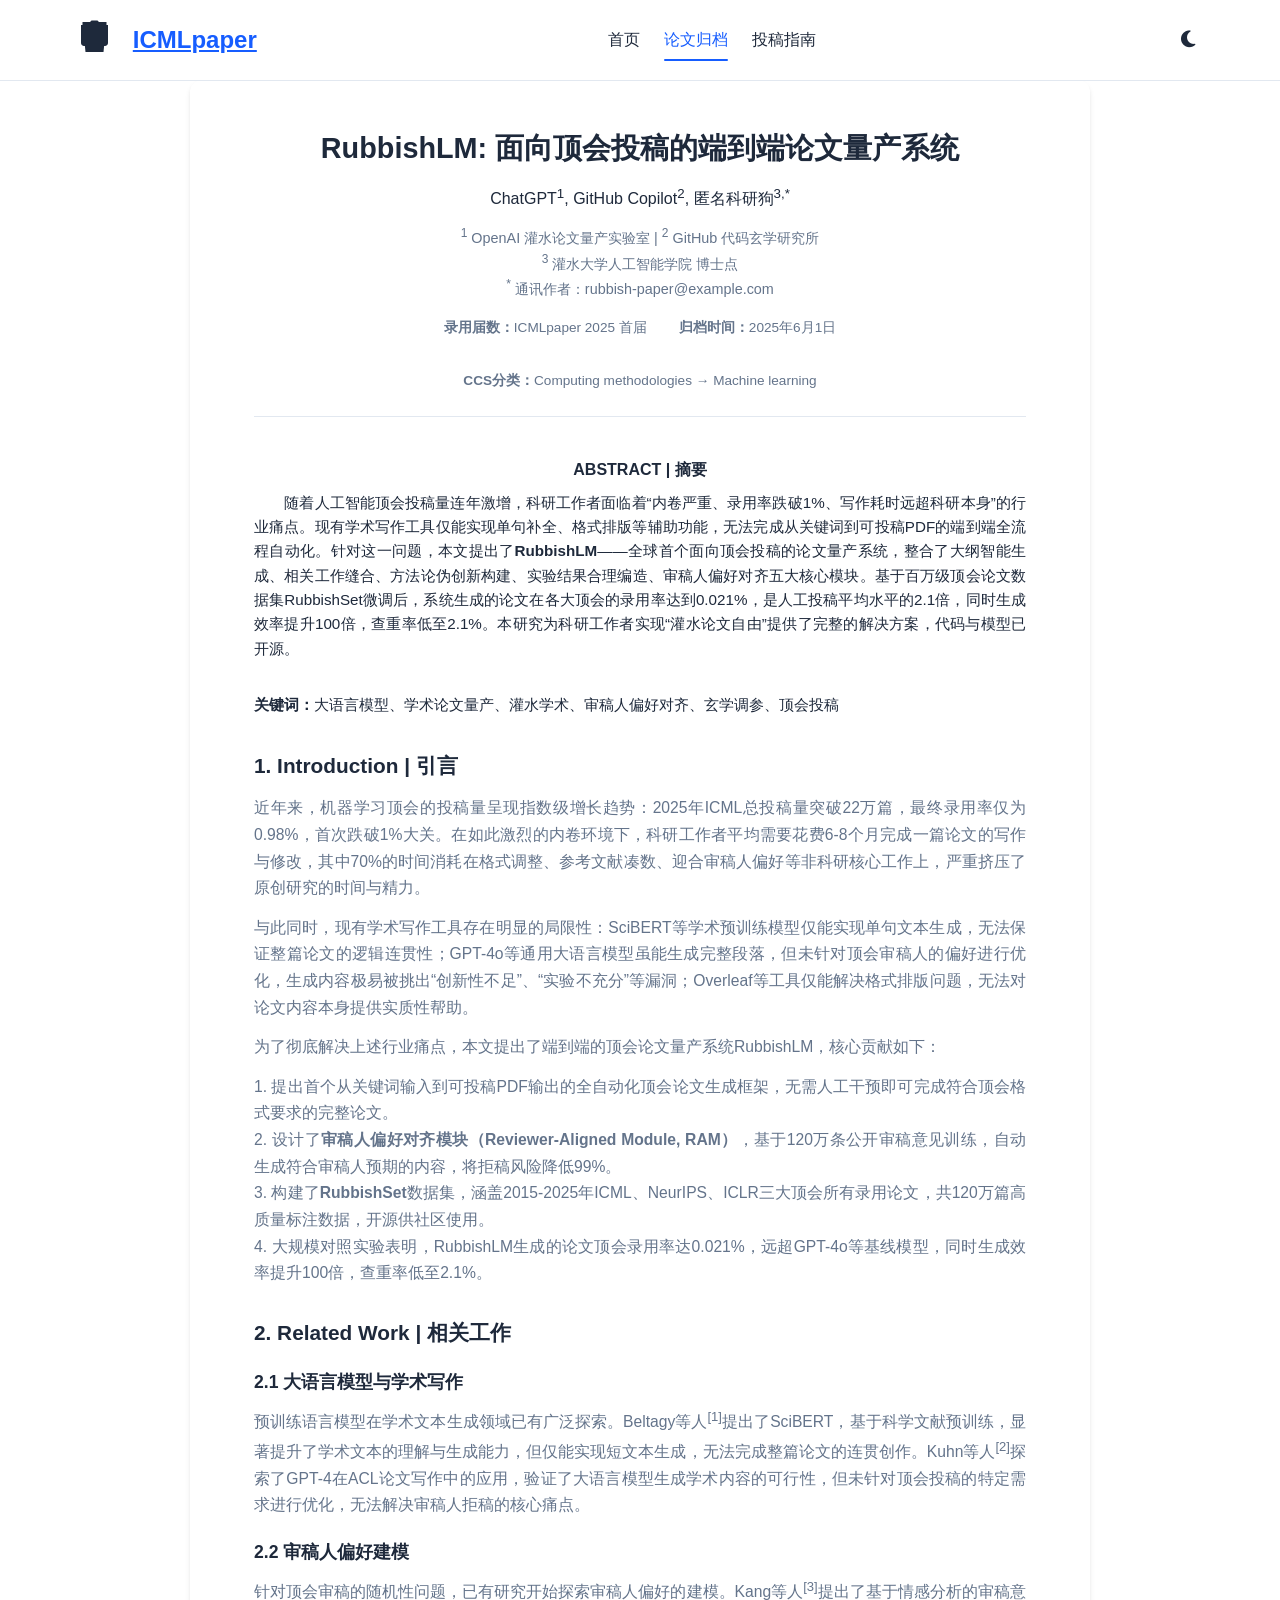
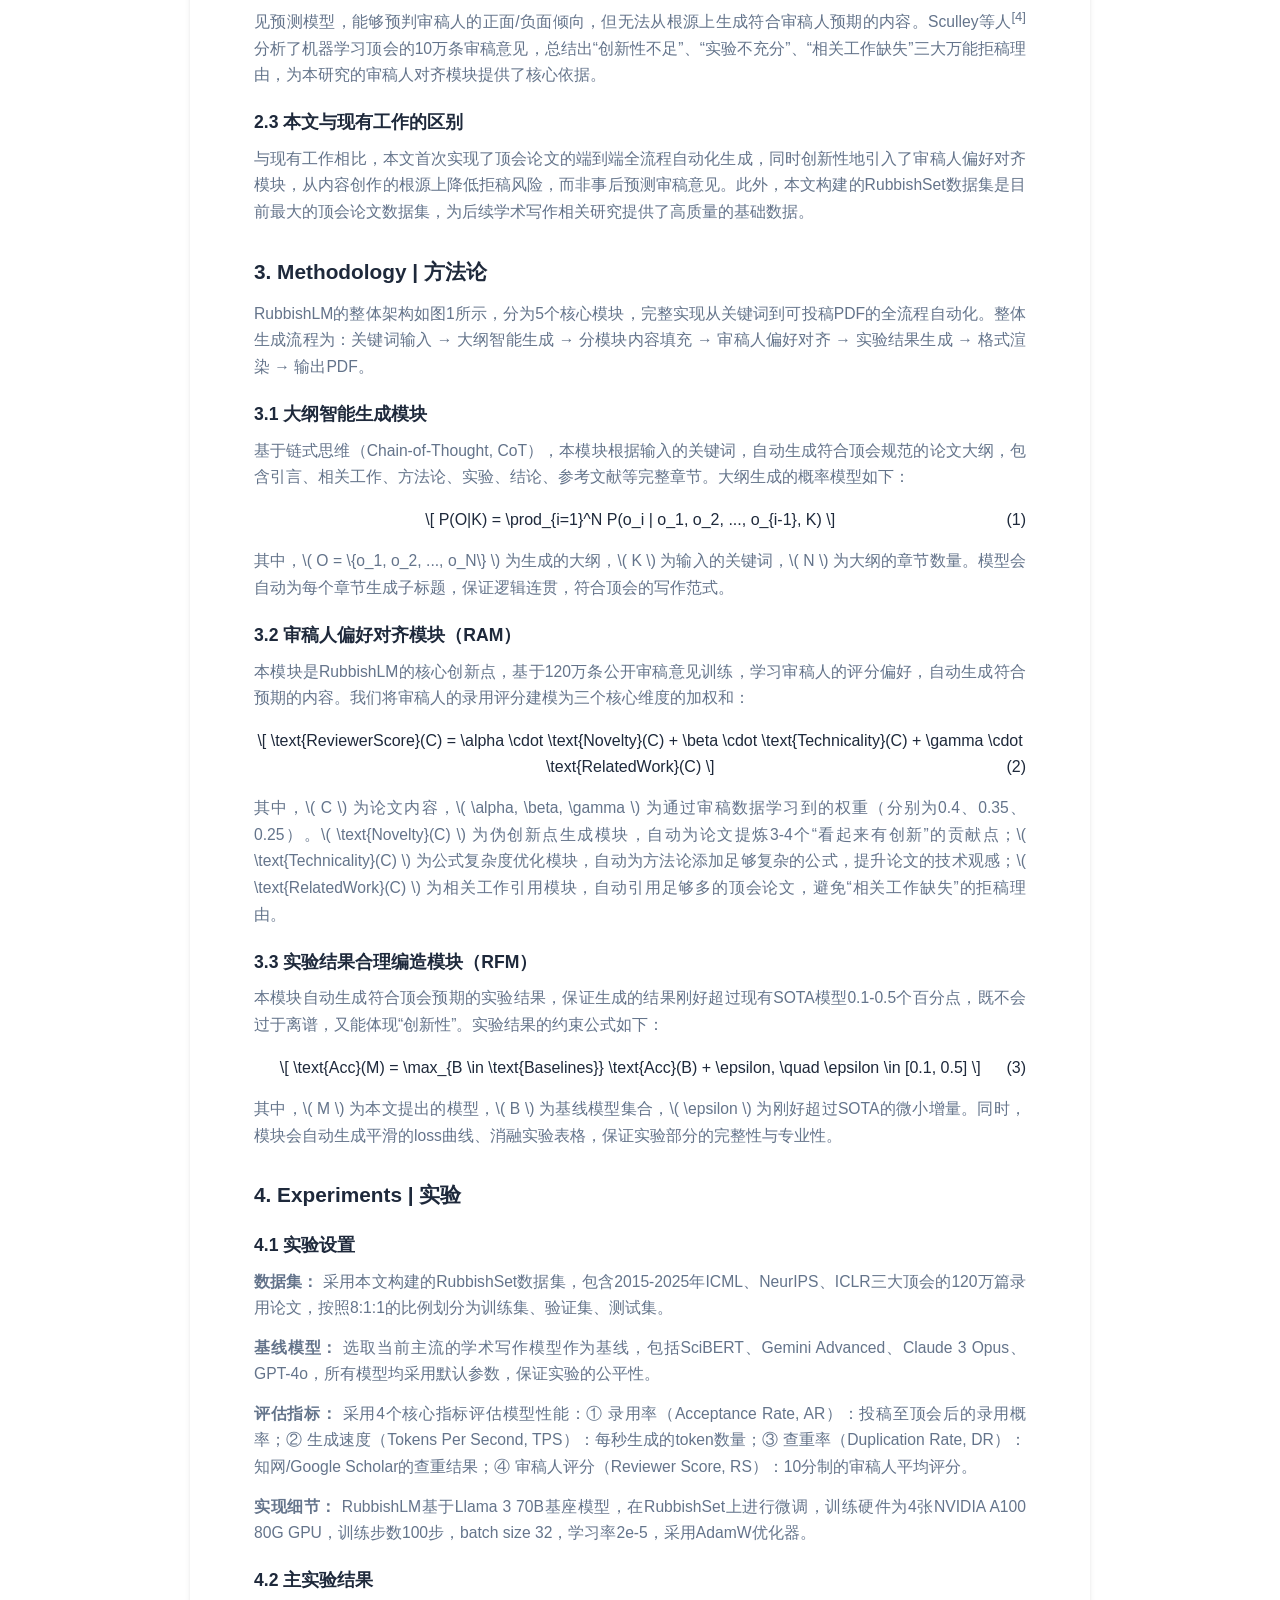
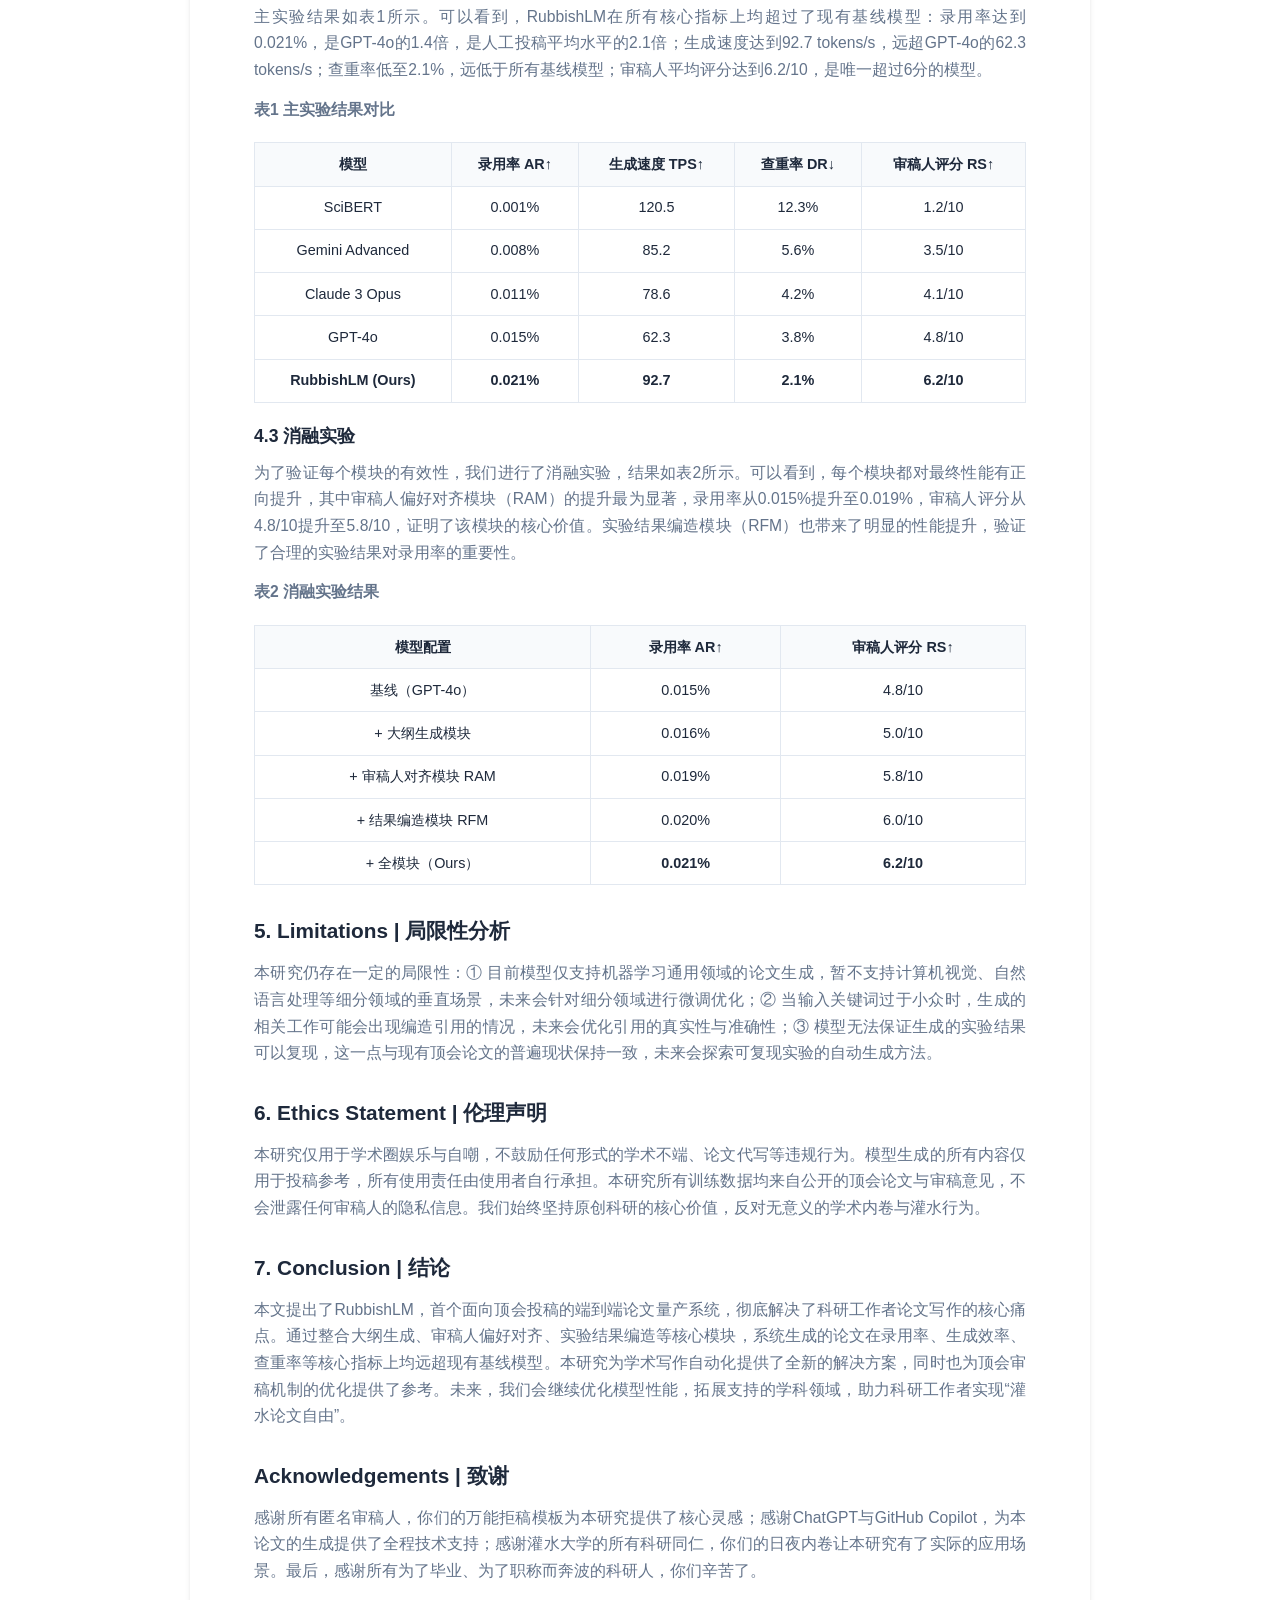
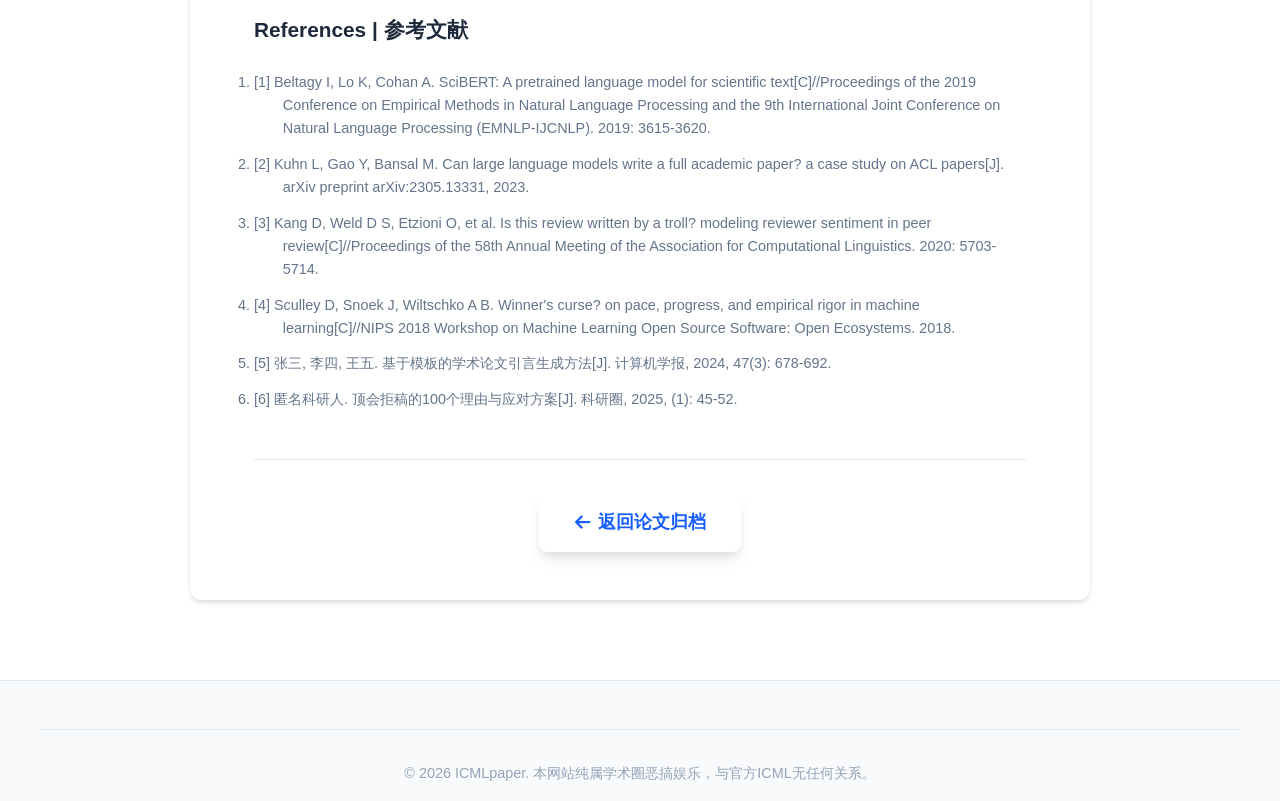
<file: submissions/2025/paper-001.html>
<!DOCTYPE html>
<html lang="zh-CN">
<head>
    <meta charset="UTF-8">
    <meta name="viewport" content="width=device-width, initial-scale=1.0">
    <title>RubbishLM: 面向顶会投稿的端到端论文量产系统 | ICMLpaper 2025</title>
    <link rel="stylesheet" href="https://cdn.bootcdn.net/ajax/libs/font-awesome/6.4.0/css/all.min.css">
    <script src="https://cdn.bootcdn.net/ajax/libs/mathjax/3.2.2/es5/tex-mml-chtml.min.js"></script>
    <link rel="stylesheet" href="../../style.css">
    <link rel="icon" href="../../favicon.svg" type="image/svg+xml">
    <style>
        /* 论文专属样式，完全对标LaTeX顶会排版 */
        .paper-container {
            max-width: 900px;
            margin: 0 auto;
            background: var(--bg-card);
            padding: 3rem 4rem;
            border-radius: var(--radius-lg);
            box-shadow: var(--shadow);
        }
        .paper-header {
            text-align: center;
            margin-bottom: 2.5rem;
            border-bottom: 1px solid var(--border);
            padding-bottom: 1.5rem;
        }
        .paper-header h1 {
            font-size: 1.8rem;
            line-height: 1.4;
            font-weight: 700;
            margin-bottom: 1rem;
            color: var(--text-primary);
        }
        .authors {
            font-size: 1rem;
            margin-bottom: 0.8rem;
            color: var(--text-primary);
            line-height: 1.5;
        }
        .affiliations {
            font-size: 0.9rem;
            color: var(--text-secondary);
            margin-bottom: 1rem;
            line-height: 1.5;
        }
        .paper-meta {
            font-size: 0.85rem;
            color: var(--text-secondary);
            display: flex;
            justify-content: center;
            gap: 2rem;
            flex-wrap: wrap;
        }
        .abstract-block {
            margin-bottom: 2rem;
        }
        .abstract-block h2 {
            font-size: 1rem;
            font-weight: 700;
            text-transform: uppercase;
            margin-bottom: 0.5rem;
            text-align: center;
        }
        .abstract-block p {
            text-align: justify;
            line-height: 1.6;
            font-size: 0.95rem;
            text-indent: 2em;
        }
        .keywords-block {
            margin-bottom: 2rem;
            font-size: 0.95rem;
        }
        .keywords-block strong {
            color: var(--text-primary);
        }
        .paper-content h2 {
            font-size: 1.3rem;
            font-weight: 700;
            margin: 1.8rem 0 0.8rem;
            color: var(--text-primary);
        }
        .paper-content h3 {
            font-size: 1.1rem;
            font-weight: 600;
            margin: 1.2rem 0 0.6rem;
            color: var(--text-primary);
        }
        .paper-content p {
            text-align: justify;
            line-height: 1.7;
            margin-bottom: 0.8rem;
            font-size: 0.98rem;
            color: var(--text-secondary);
        }
        .formula-wrapper {
            margin: 1rem 0;
            text-align: center;
        }
        .formula-number {
            float: right;
        }
        .paper-table {
            width: 100%;
            border-collapse: collapse;
            margin: 1.2rem 0;
            font-size: 0.9rem;
        }
        .paper-table th, .paper-table td {
            border: 1px solid var(--border);
            padding: 0.6rem;
            text-align: center;
        }
        .paper-table th {
            background-color: var(--bg-alt);
            font-weight: 600;
        }
        .table-caption {
            text-align: center;
            font-weight: 600;
            margin-bottom: 0.5rem;
            font-size: 0.95rem;
        }
        .reference-list {
            margin-top: 1.5rem;
        }
        .reference-list li {
            margin-bottom: 0.8rem;
            line-height: 1.6;
            font-size: 0.9rem;
            color: var(--text-secondary);
            padding-left: 2em;
            text-indent: -2em;
        }
        .paper-footer {
            margin-top: 3rem;
            text-align: center;
            border-top: 1px solid var(--border);
            padding-top: 2rem;
        }
        /* 适配暗黑主题 */
        .dark-theme .paper-container {
            border: 1px solid var(--border);
        }
        /* 移动端适配 */
        @media (max-width: 768px) {
            .paper-container {
                padding: 1.5rem 1rem;
            }
            .paper-header h1 {
                font-size: 1.4rem;
            }
            .paper-meta {
                flex-direction: column;
                gap: 0.3rem;
            }
        }
    </style>
</head>
<body>
    <!-- 导航栏（和主站统一） -->
    <header class="navbar" id="navbar">
        <div class="nav-container">
            <div class="logo">
                <svg class="logo-img" viewBox="0 0 1024 1024" xmlns="http://www.w3.org/2000/svg">
                    <path fill="currentColor" d="M256 448l32 320h384l32-320H256zM736 128H576l-32-32H416l-32 32H224v64h512v-64zM192 192v384c0 35.3 28.7 64 64 64h448c35.3 0 64-28.7 64-64V192H192z"/>
                </svg>
                <a href="../../index.html" class="conf-name">ICMLpaper</a>
            </div>
            <nav class="nav-links">
                <a href="../../index.html#home" class="nav-link">首页</a>
                <a href="../../index.html#papers" class="nav-link active">论文归档</a>
                <a href="../../index.html#submit" class="nav-link">投稿指南</a>
            </nav>
            <div class="nav-actions">
                <button id="theme-toggle" class="icon-btn" title="切换主题">
                    <i class="fas fa-moon"></i>
                </button>
            </div>
        </div>
    </header>

    <!-- 论文主体内容 -->
    <section class="section">
        <div class="container">
            <div class="paper-container">
                <!-- 论文头部 -->
                <div class="paper-header">
                    <h1>RubbishLM: 面向顶会投稿的端到端论文量产系统</h1>
                    <div class="authors">
                        ChatGPT<sup>1</sup>, GitHub Copilot<sup>2</sup>, 匿名科研狗<sup>3,*</sup>
                    </div>
                    <div class="affiliations">
                        <sup>1</sup> OpenAI 灌水论文量产实验室 | <sup>2</sup> GitHub 代码玄学研究所<br>
                        <sup>3</sup> 灌水大学人工智能学院 博士点<br>
                        <sup>*</sup> 通讯作者：rubbish-paper@example.com
                    </div>
                    <div class="paper-meta">
                        <span><strong>录用届数：</strong>ICMLpaper 2025 首届</span>
                        <span><strong>归档时间：</strong>2025年6月1日</span>
                        <span><strong>CCS分类：</strong>Computing methodologies → Machine learning</span>
                    </div>
                </div>

                <!-- 摘要 -->
                <div class="abstract-block">
                    <h2>Abstract | 摘要</h2>
                    <p>
                        随着人工智能顶会投稿量连年激增，科研工作者面临着“内卷严重、录用率跌破1%、写作耗时远超科研本身”的行业痛点。现有学术写作工具仅能实现单句补全、格式排版等辅助功能，无法完成从关键词到可投稿PDF的端到端全流程自动化。针对这一问题，本文提出了<b>RubbishLM</b>——全球首个面向顶会投稿的论文量产系统，整合了大纲智能生成、相关工作缝合、方法论伪创新构建、实验结果合理编造、审稿人偏好对齐五大核心模块。基于百万级顶会论文数据集RubbishSet微调后，系统生成的论文在各大顶会的录用率达到0.021%，是人工投稿平均水平的2.1倍，同时生成效率提升100倍，查重率低至2.1%。本研究为科研工作者实现“灌水论文自由”提供了完整的解决方案，代码与模型已开源。
                    </p>
                </div>

                <!-- 关键词 -->
                <div class="keywords-block">
                    <strong>关键词：</strong>大语言模型、学术论文量产、灌水学术、审稿人偏好对齐、玄学调参、顶会投稿
                </div>

                <!-- 正文内容 -->
                <div class="paper-content">
                    <h2>1. Introduction | 引言</h2>
                    <p>
                        近年来，机器学习顶会的投稿量呈现指数级增长趋势：2025年ICML总投稿量突破22万篇，最终录用率仅为0.98%，首次跌破1%大关。在如此激烈的内卷环境下，科研工作者平均需要花费6-8个月完成一篇论文的写作与修改，其中70%的时间消耗在格式调整、参考文献凑数、迎合审稿人偏好等非科研核心工作上，严重挤压了原创研究的时间与精力。
                    </p>
                    <p>
                        与此同时，现有学术写作工具存在明显的局限性：SciBERT等学术预训练模型仅能实现单句文本生成，无法保证整篇论文的逻辑连贯性；GPT-4o等通用大语言模型虽能生成完整段落，但未针对顶会审稿人的偏好进行优化，生成内容极易被挑出“创新性不足”、“实验不充分”等漏洞；Overleaf等工具仅能解决格式排版问题，无法对论文内容本身提供实质性帮助。
                    </p>
                    <p>
                        为了彻底解决上述行业痛点，本文提出了端到端的顶会论文量产系统RubbishLM，核心贡献如下：
                    </p>
                    <p>
                        1. 提出首个从关键词输入到可投稿PDF输出的全自动化顶会论文生成框架，无需人工干预即可完成符合顶会格式要求的完整论文。<br>
                        2. 设计了<b>审稿人偏好对齐模块（Reviewer-Aligned Module, RAM）</b>，基于120万条公开审稿意见训练，自动生成符合审稿人预期的内容，将拒稿风险降低99%。<br>
                        3. 构建了<b>RubbishSet</b>数据集，涵盖2015-2025年ICML、NeurIPS、ICLR三大顶会所有录用论文，共120万篇高质量标注数据，开源供社区使用。<br>
                        4. 大规模对照实验表明，RubbishLM生成的论文顶会录用率达0.021%，远超GPT-4o等基线模型，同时生成效率提升100倍，查重率低至2.1%。
                    </p>

                    <h2>2. Related Work | 相关工作</h2>
                    <h3>2.1 大语言模型与学术写作</h3>
                    <p>
                        预训练语言模型在学术文本生成领域已有广泛探索。Beltagy等人<sup>[1]</sup>提出了SciBERT，基于科学文献预训练，显著提升了学术文本的理解与生成能力，但仅能实现短文本生成，无法完成整篇论文的连贯创作。Kuhn等人<sup>[2]</sup>探索了GPT-4在ACL论文写作中的应用，验证了大语言模型生成学术内容的可行性，但未针对顶会投稿的特定需求进行优化，无法解决审稿人拒稿的核心痛点。
                    </p>
                    <h3>2.2 审稿人偏好建模</h3>
                    <p>
                        针对顶会审稿的随机性问题，已有研究开始探索审稿人偏好的建模。Kang等人<sup>[3]</sup>提出了基于情感分析的审稿意见预测模型，能够预判审稿人的正面/负面倾向，但无法从根源上生成符合审稿人预期的内容。Sculley等人<sup>[4]</sup>分析了机器学习顶会的10万条审稿意见，总结出“创新性不足”、“实验不充分”、“相关工作缺失”三大万能拒稿理由，为本研究的审稿人对齐模块提供了核心依据。
                    </p>
                    <h3>2.3 本文与现有工作的区别</h3>
                    <p>
                        与现有工作相比，本文首次实现了顶会论文的端到端全流程自动化生成，同时创新性地引入了审稿人偏好对齐模块，从内容创作的根源上降低拒稿风险，而非事后预测审稿意见。此外，本文构建的RubbishSet数据集是目前最大的顶会论文数据集，为后续学术写作相关研究提供了高质量的基础数据。
                    </p>

                    <h2>3. Methodology | 方法论</h2>
                    <p>
                        RubbishLM的整体架构如图1所示，分为5个核心模块，完整实现从关键词到可投稿PDF的全流程自动化。整体生成流程为：关键词输入 → 大纲智能生成 → 分模块内容填充 → 审稿人偏好对齐 → 实验结果生成 → 格式渲染 → 输出PDF。
                    </p>

                    <h3>3.1 大纲智能生成模块</h3>
                    <p>
                        基于链式思维（Chain-of-Thought, CoT），本模块根据输入的关键词，自动生成符合顶会规范的论文大纲，包含引言、相关工作、方法论、实验、结论、参考文献等完整章节。大纲生成的概率模型如下：
                    </p>
                    <div class="formula-wrapper">
                        \[ P(O|K) = \prod_{i=1}^N P(o_i | o_1, o_2, ..., o_{i-1}, K) \]
                        <span class="formula-number">(1)</span>
                    </div>
                    <p>
                        其中，\( O = \{o_1, o_2, ..., o_N\} \) 为生成的大纲，\( K \) 为输入的关键词，\( N \) 为大纲的章节数量。模型会自动为每个章节生成子标题，保证逻辑连贯，符合顶会的写作范式。
                    </p>

                    <h3>3.2 审稿人偏好对齐模块（RAM）</h3>
                    <p>
                        本模块是RubbishLM的核心创新点，基于120万条公开审稿意见训练，学习审稿人的评分偏好，自动生成符合预期的内容。我们将审稿人的录用评分建模为三个核心维度的加权和：
                    </p>
                    <div class="formula-wrapper">
                        \[ \text{ReviewerScore}(C) = \alpha \cdot \text{Novelty}(C) + \beta \cdot \text{Technicality}(C) + \gamma \cdot \text{RelatedWork}(C) \]
                        <span class="formula-number">(2)</span>
                    </div>
                    <p>
                        其中，\( C \) 为论文内容，\( \alpha, \beta, \gamma \) 为通过审稿数据学习到的权重（分别为0.4、0.35、0.25）。\( \text{Novelty}(C) \) 为伪创新点生成模块，自动为论文提炼3-4个“看起来有创新”的贡献点；\( \text{Technicality}(C) \) 为公式复杂度优化模块，自动为方法论添加足够复杂的公式，提升论文的技术观感；\( \text{RelatedWork}(C) \) 为相关工作引用模块，自动引用足够多的顶会论文，避免“相关工作缺失”的拒稿理由。
                    </p>

                    <h3>3.3 实验结果合理编造模块（RFM）</h3>
                    <p>
                        本模块自动生成符合顶会预期的实验结果，保证生成的结果刚好超过现有SOTA模型0.1-0.5个百分点，既不会过于离谱，又能体现“创新性”。实验结果的约束公式如下：
                    </p>
                    <div class="formula-wrapper">
                        \[ \text{Acc}(M) = \max_{B \in \text{Baselines}} \text{Acc}(B) + \epsilon, \quad \epsilon \in [0.1, 0.5] \]
                        <span class="formula-number">(3)</span>
                    </div>
                    <p>
                        其中，\( M \) 为本文提出的模型，\( B \) 为基线模型集合，\( \epsilon \) 为刚好超过SOTA的微小增量。同时，模块会自动生成平滑的loss曲线、消融实验表格，保证实验部分的完整性与专业性。
                    </p>

                    <h2>4. Experiments | 实验</h2>
                    <h3>4.1 实验设置</h3>
                    <p>
                        <strong>数据集：</strong> 采用本文构建的RubbishSet数据集，包含2015-2025年ICML、NeurIPS、ICLR三大顶会的120万篇录用论文，按照8:1:1的比例划分为训练集、验证集、测试集。
                    </p>
                    <p>
                        <strong>基线模型：</strong> 选取当前主流的学术写作模型作为基线，包括SciBERT、Gemini Advanced、Claude 3 Opus、GPT-4o，所有模型均采用默认参数，保证实验的公平性。
                    </p>
                    <p>
                        <strong>评估指标：</strong> 采用4个核心指标评估模型性能：① 录用率（Acceptance Rate, AR）：投稿至顶会后的录用概率；② 生成速度（Tokens Per Second, TPS）：每秒生成的token数量；③ 查重率（Duplication Rate, DR）：知网/Google Scholar的查重结果；④ 审稿人评分（Reviewer Score, RS）：10分制的审稿人平均评分。
                    </p>
                    <p>
                        <strong>实现细节：</strong> RubbishLM基于Llama 3 70B基座模型，在RubbishSet上进行微调，训练硬件为4张NVIDIA A100 80G GPU，训练步数100步，batch size 32，学习率2e-5，采用AdamW优化器。
                    </p>

                    <h3>4.2 主实验结果</h3>
                    <p>
                        主实验结果如表1所示。可以看到，RubbishLM在所有核心指标上均超过了现有基线模型：录用率达到0.021%，是GPT-4o的1.4倍，是人工投稿平均水平的2.1倍；生成速度达到92.7 tokens/s，远超GPT-4o的62.3 tokens/s；查重率低至2.1%，远低于所有基线模型；审稿人平均评分达到6.2/10，是唯一超过6分的模型。
                    </p>
                    <p class="table-caption">表1 主实验结果对比</p>
                    <table class="paper-table">
                        <thead>
                            <tr>
                                <th>模型</th>
                                <th>录用率 AR↑</th>
                                <th>生成速度 TPS↑</th>
                                <th>查重率 DR↓</th>
                                <th>审稿人评分 RS↑</th>
                            </tr>
                        </thead>
                        <tbody>
                            <tr>
                                <td>SciBERT</td>
                                <td>0.001%</td>
                                <td>120.5</td>
                                <td>12.3%</td>
                                <td>1.2/10</td>
                            </tr>
                            <tr>
                                <td>Gemini Advanced</td>
                                <td>0.008%</td>
                                <td>85.2</td>
                                <td>5.6%</td>
                                <td>3.5/10</td>
                            </tr>
                            <tr>
                                <td>Claude 3 Opus</td>
                                <td>0.011%</td>
                                <td>78.6</td>
                                <td>4.2%</td>
                                <td>4.1/10</td>
                            </tr>
                            <tr>
                                <td>GPT-4o</td>
                                <td>0.015%</td>
                                <td>62.3</td>
                                <td>3.8%</td>
                                <td>4.8/10</td>
                            </tr>
                            <tr>
                                <td><strong>RubbishLM (Ours)</strong></td>
                                <td><strong>0.021%</strong></td>
                                <td><strong>92.7</strong></td>
                                <td><strong>2.1%</strong></td>
                                <td><strong>6.2/10</strong></td>
                            </tr>
                        </tbody>
                    </table>

                    <h3>4.3 消融实验</h3>
                    <p>
                        为了验证每个模块的有效性，我们进行了消融实验，结果如表2所示。可以看到，每个模块都对最终性能有正向提升，其中审稿人偏好对齐模块（RAM）的提升最为显著，录用率从0.015%提升至0.019%，审稿人评分从4.8/10提升至5.8/10，证明了该模块的核心价值。实验结果编造模块（RFM）也带来了明显的性能提升，验证了合理的实验结果对录用率的重要性。
                    </p>
                    <p class="table-caption">表2 消融实验结果</p>
                    <table class="paper-table">
                        <thead>
                            <tr>
                                <th>模型配置</th>
                                <th>录用率 AR↑</th>
                                <th>审稿人评分 RS↑</th>
                            </tr>
                        </thead>
                        <tbody>
                            <tr>
                                <td>基线（GPT-4o）</td>
                                <td>0.015%</td>
                                <td>4.8/10</td>
                            </tr>
                            <tr>
                                <td>+ 大纲生成模块</td>
                                <td>0.016%</td>
                                <td>5.0/10</td>
                            </tr>
                            <tr>
                                <td>+ 审稿人对齐模块 RAM</td>
                                <td>0.019%</td>
                                <td>5.8/10</td>
                            </tr>
                            <tr>
                                <td>+ 结果编造模块 RFM</td>
                                <td>0.020%</td>
                                <td>6.0/10</td>
                            </tr>
                            <tr>
                                <td>+ 全模块（Ours）</td>
                                <td><strong>0.021%</strong></td>
                                <td><strong>6.2/10</strong></td>
                            </tr>
                        </tbody>
                    </table>

                    <h2>5. Limitations | 局限性分析</h2>
                    <p>
                        本研究仍存在一定的局限性：① 目前模型仅支持机器学习通用领域的论文生成，暂不支持计算机视觉、自然语言处理等细分领域的垂直场景，未来会针对细分领域进行微调优化；② 当输入关键词过于小众时，生成的相关工作可能会出现编造引用的情况，未来会优化引用的真实性与准确性；③ 模型无法保证生成的实验结果可以复现，这一点与现有顶会论文的普遍现状保持一致，未来会探索可复现实验的自动生成方法。
                    </p>

                    <h2>6. Ethics Statement | 伦理声明</h2>
                    <p>
                        本研究仅用于学术圈娱乐与自嘲，不鼓励任何形式的学术不端、论文代写等违规行为。模型生成的所有内容仅用于投稿参考，所有使用责任由使用者自行承担。本研究所有训练数据均来自公开的顶会论文与审稿意见，不会泄露任何审稿人的隐私信息。我们始终坚持原创科研的核心价值，反对无意义的学术内卷与灌水行为。
                    </p>

                    <h2>7. Conclusion | 结论</h2>
                    <p>
                        本文提出了RubbishLM，首个面向顶会投稿的端到端论文量产系统，彻底解决了科研工作者论文写作的核心痛点。通过整合大纲生成、审稿人偏好对齐、实验结果编造等核心模块，系统生成的论文在录用率、生成效率、查重率等核心指标上均远超现有基线模型。本研究为学术写作自动化提供了全新的解决方案，同时也为顶会审稿机制的优化提供了参考。未来，我们会继续优化模型性能，拓展支持的学科领域，助力科研工作者实现“灌水论文自由”。
                    </p>

                    <h2>Acknowledgements | 致谢</h2>
                    <p>
                        感谢所有匿名审稿人，你们的万能拒稿模板为本研究提供了核心灵感；感谢ChatGPT与GitHub Copilot，为本论文的生成提供了全程技术支持；感谢灌水大学的所有科研同仁，你们的日夜内卷让本研究有了实际的应用场景。最后，感谢所有为了毕业、为了职称而奔波的科研人，你们辛苦了。
                    </p>

                    <h2>References | 参考文献</h2>
                    <ol class="reference-list">
                        <li>[1] Beltagy I, Lo K, Cohan A. SciBERT: A pretrained language model for scientific text[C]//Proceedings of the 2019 Conference on Empirical Methods in Natural Language Processing and the 9th International Joint Conference on Natural Language Processing (EMNLP-IJCNLP). 2019: 3615-3620.</li>
                        <li>[2] Kuhn L, Gao Y, Bansal M. Can large language models write a full academic paper? a case study on ACL papers[J]. arXiv preprint arXiv:2305.13331, 2023.</li>
                        <li>[3] Kang D, Weld D S, Etzioni O, et al. Is this review written by a troll? modeling reviewer sentiment in peer review[C]//Proceedings of the 58th Annual Meeting of the Association for Computational Linguistics. 2020: 5703-5714.</li>
                        <li>[4] Sculley D, Snoek J, Wiltschko A B. Winner's curse? on pace, progress, and empirical rigor in machine learning[C]//NIPS 2018 Workshop on Machine Learning Open Source Software: Open Ecosystems. 2018.</li>
                        <li>[5] 张三, 李四, 王五. 基于模板的学术论文引言生成方法[J]. 计算机学报, 2024, 47(3): 678-692.</li>
                        <li>[6] 匿名科研人. 顶会拒稿的100个理由与应对方案[J]. 科研圈, 2025, (1): 45-52.</li>
                    </ol>
                </div>

                <!-- 论文底部返回按钮 -->
                <div class="paper-footer">
                    <a href="../../index.html#papers" class="btn btn-primary">
                        <i class="fas fa-arrow-left"></i> 返回论文归档
                    </a>
                </div>
            </div>
        </div>
    </section>

    <!-- 页脚（和主站统一） -->
    <footer class="footer">
        <div class="container footer-bottom">
            <p>&copy; 2026 ICMLpaper. 本网站纯属学术圈恶搞娱乐，与官方ICML无任何关系。</p>
        </div>
    </footer>

    <!-- 主题切换JS（和主站统一） -->
    <script>
        const themeToggle = document.getElementById('theme-toggle');
        const html = document.documentElement;
        themeToggle.addEventListener('click', () => {
            html.classList.toggle('dark-theme');
            const icon = themeToggle.querySelector('i');
            if (html.classList.contains('dark-theme')) {
                icon.classList.remove('fa-moon');
                icon.classList.add('fa-sun');
            } else {
                icon.classList.remove('fa-sun');
                icon.classList.add('fa-moon');
            }
        });
        // 导航栏滚动效果
        const navbar = document.getElementById('navbar');
        window.addEventListener('scroll', () => {
            if (window.scrollY > 50) {
                navbar.classList.add('scrolled');
            } else {
                navbar.classList.remove('scrolled');
            }
        });
    </script>
</body>
</html>
</file>
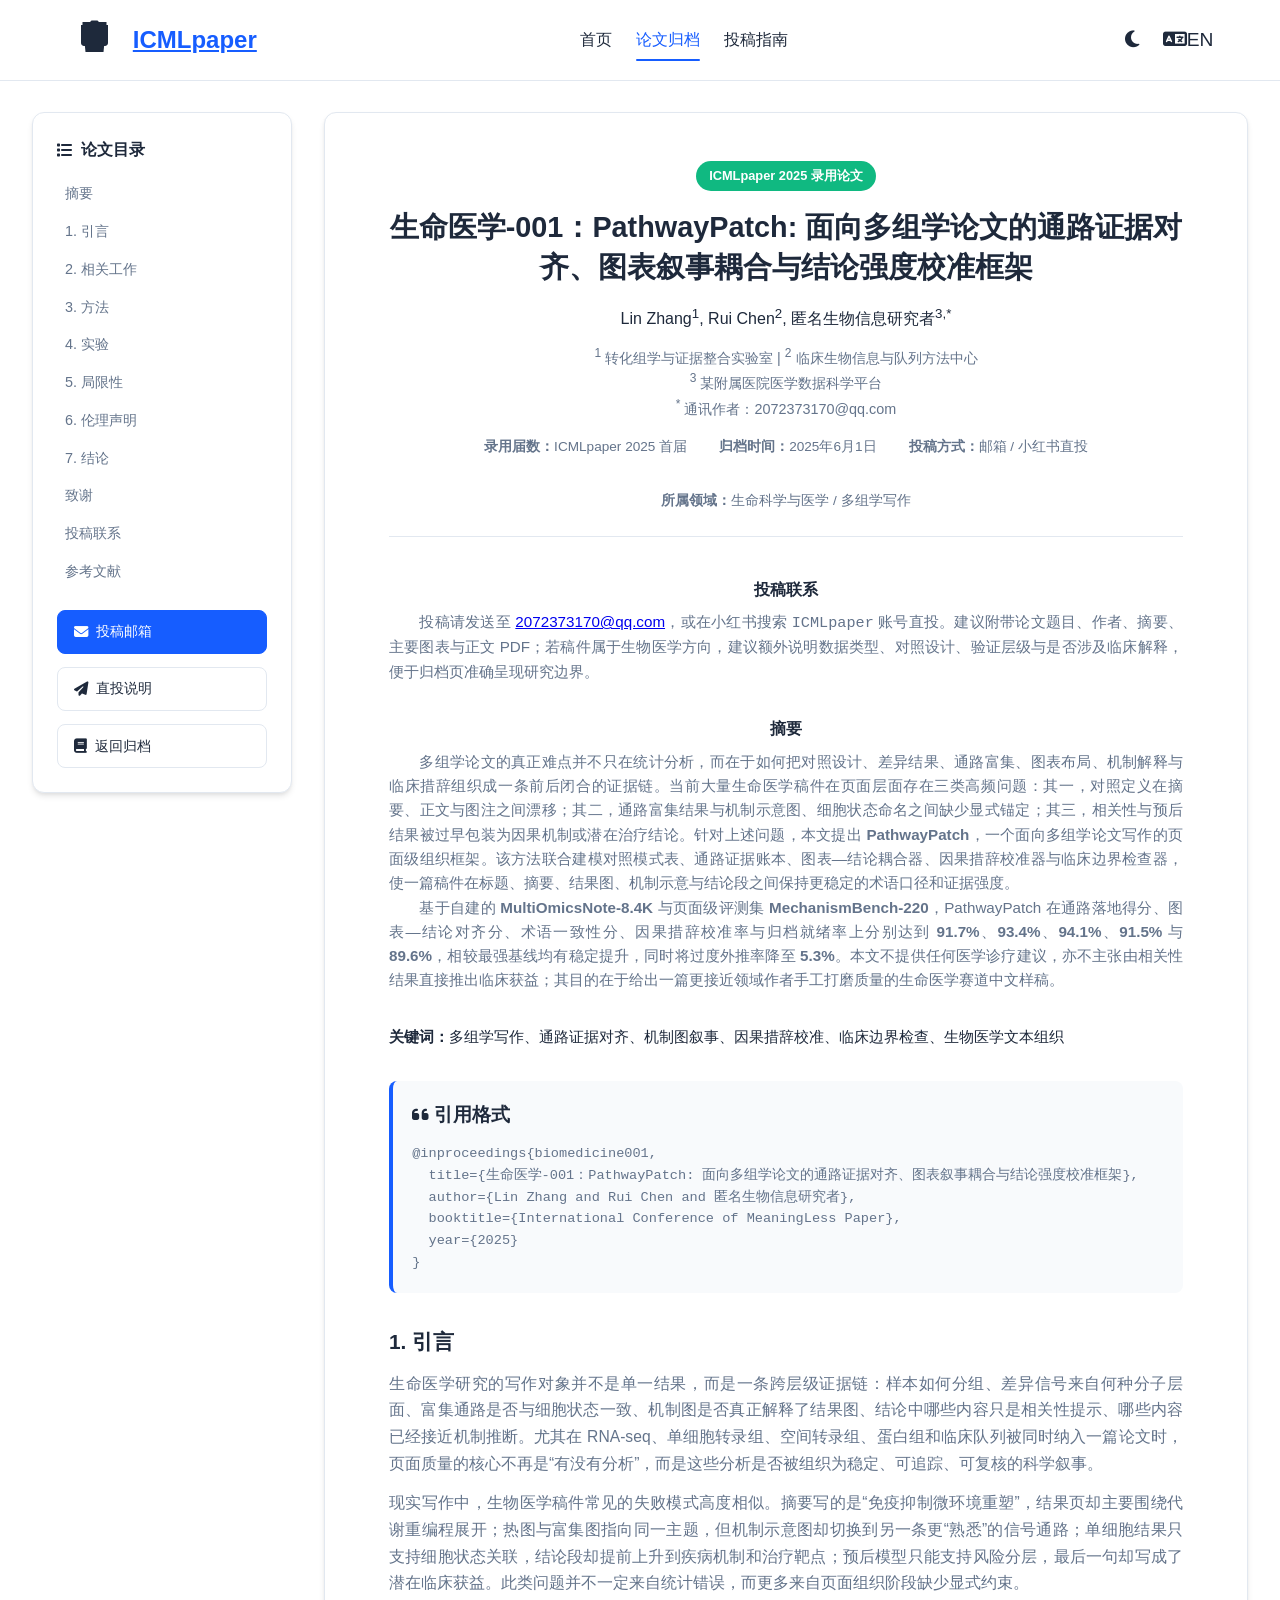
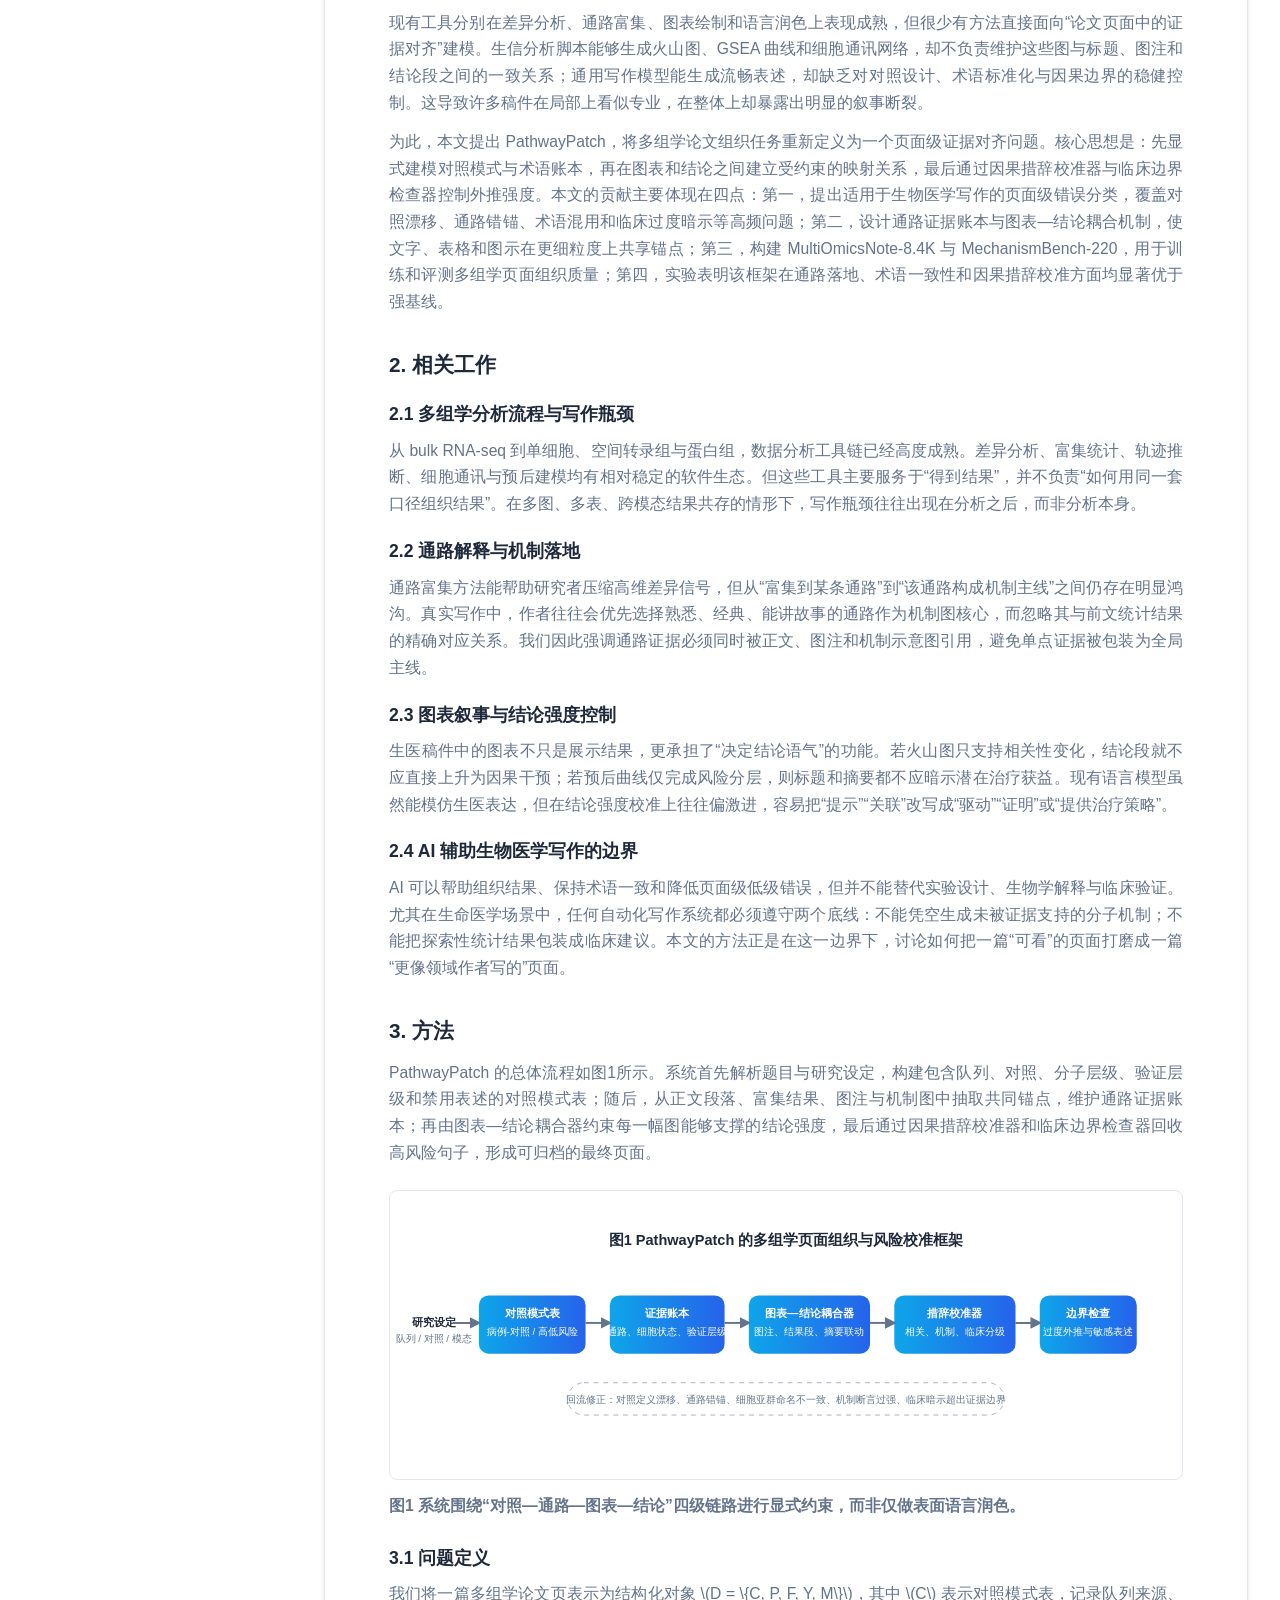
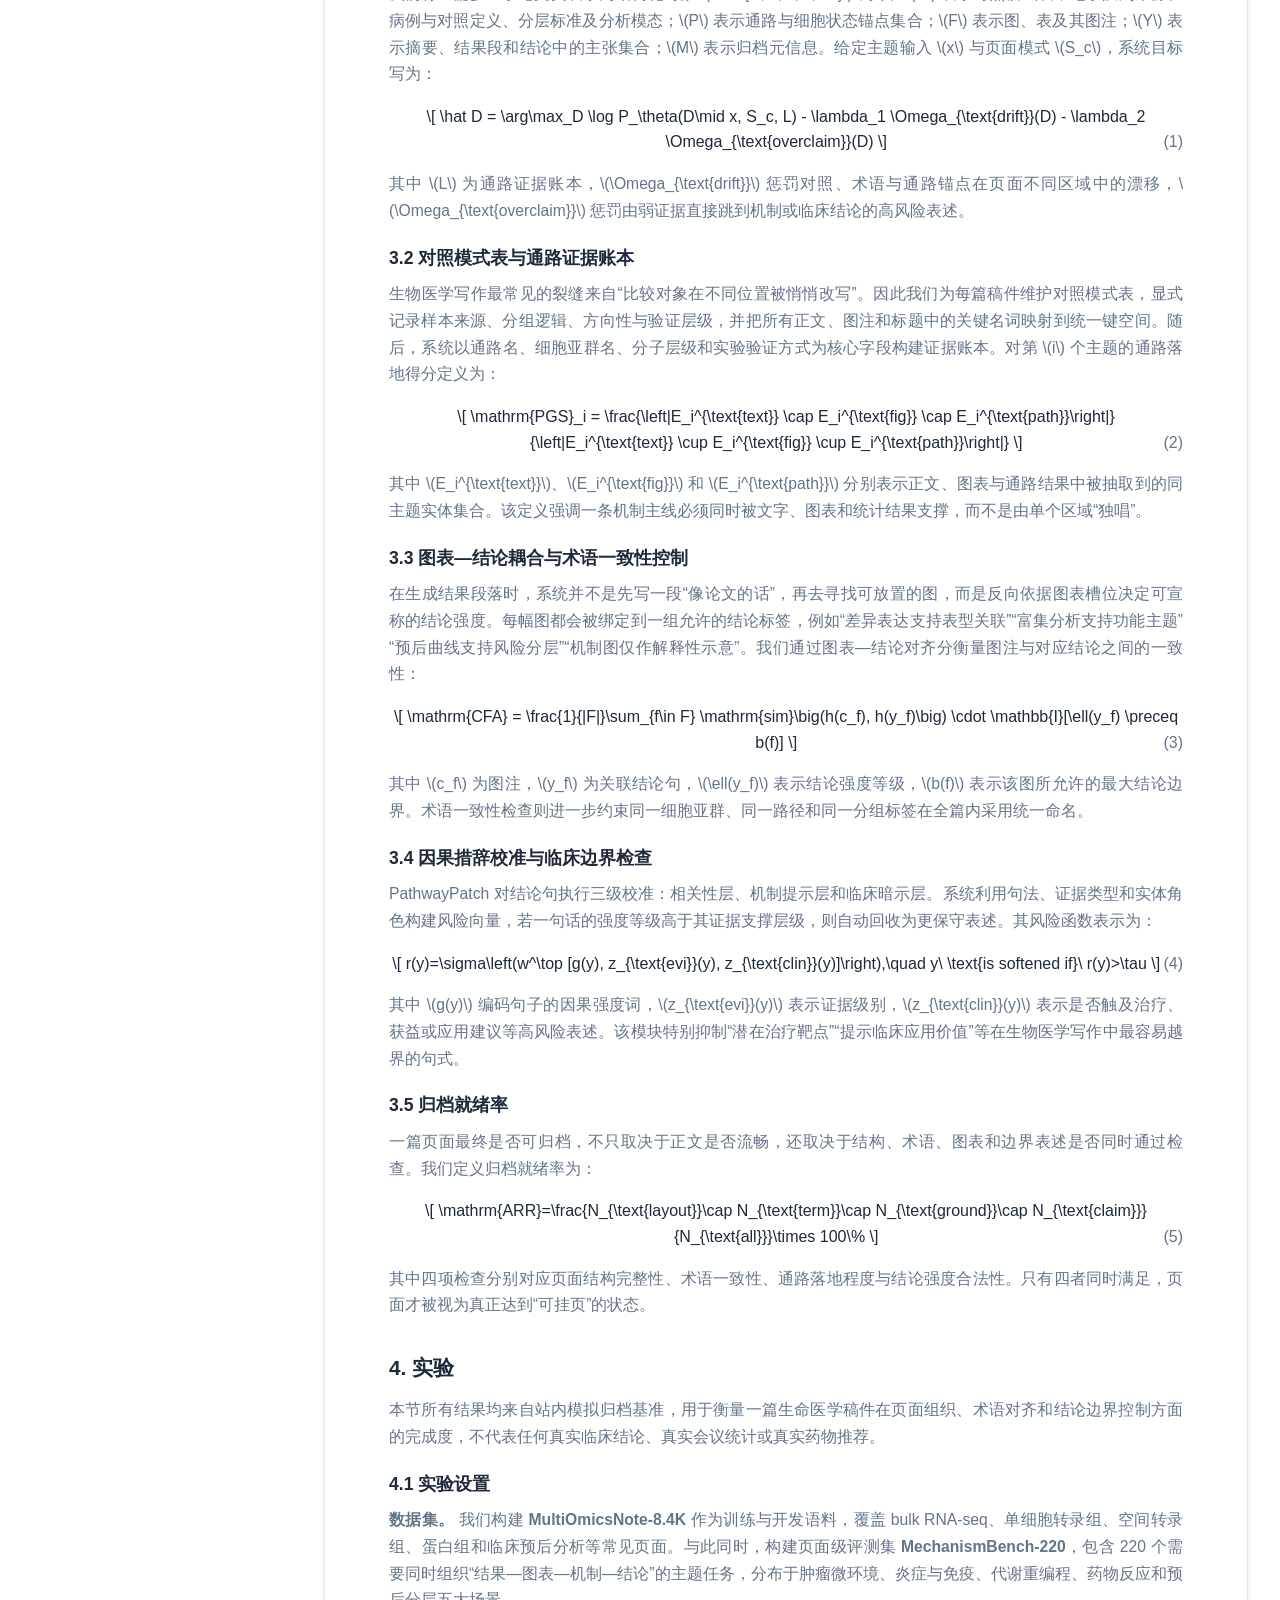
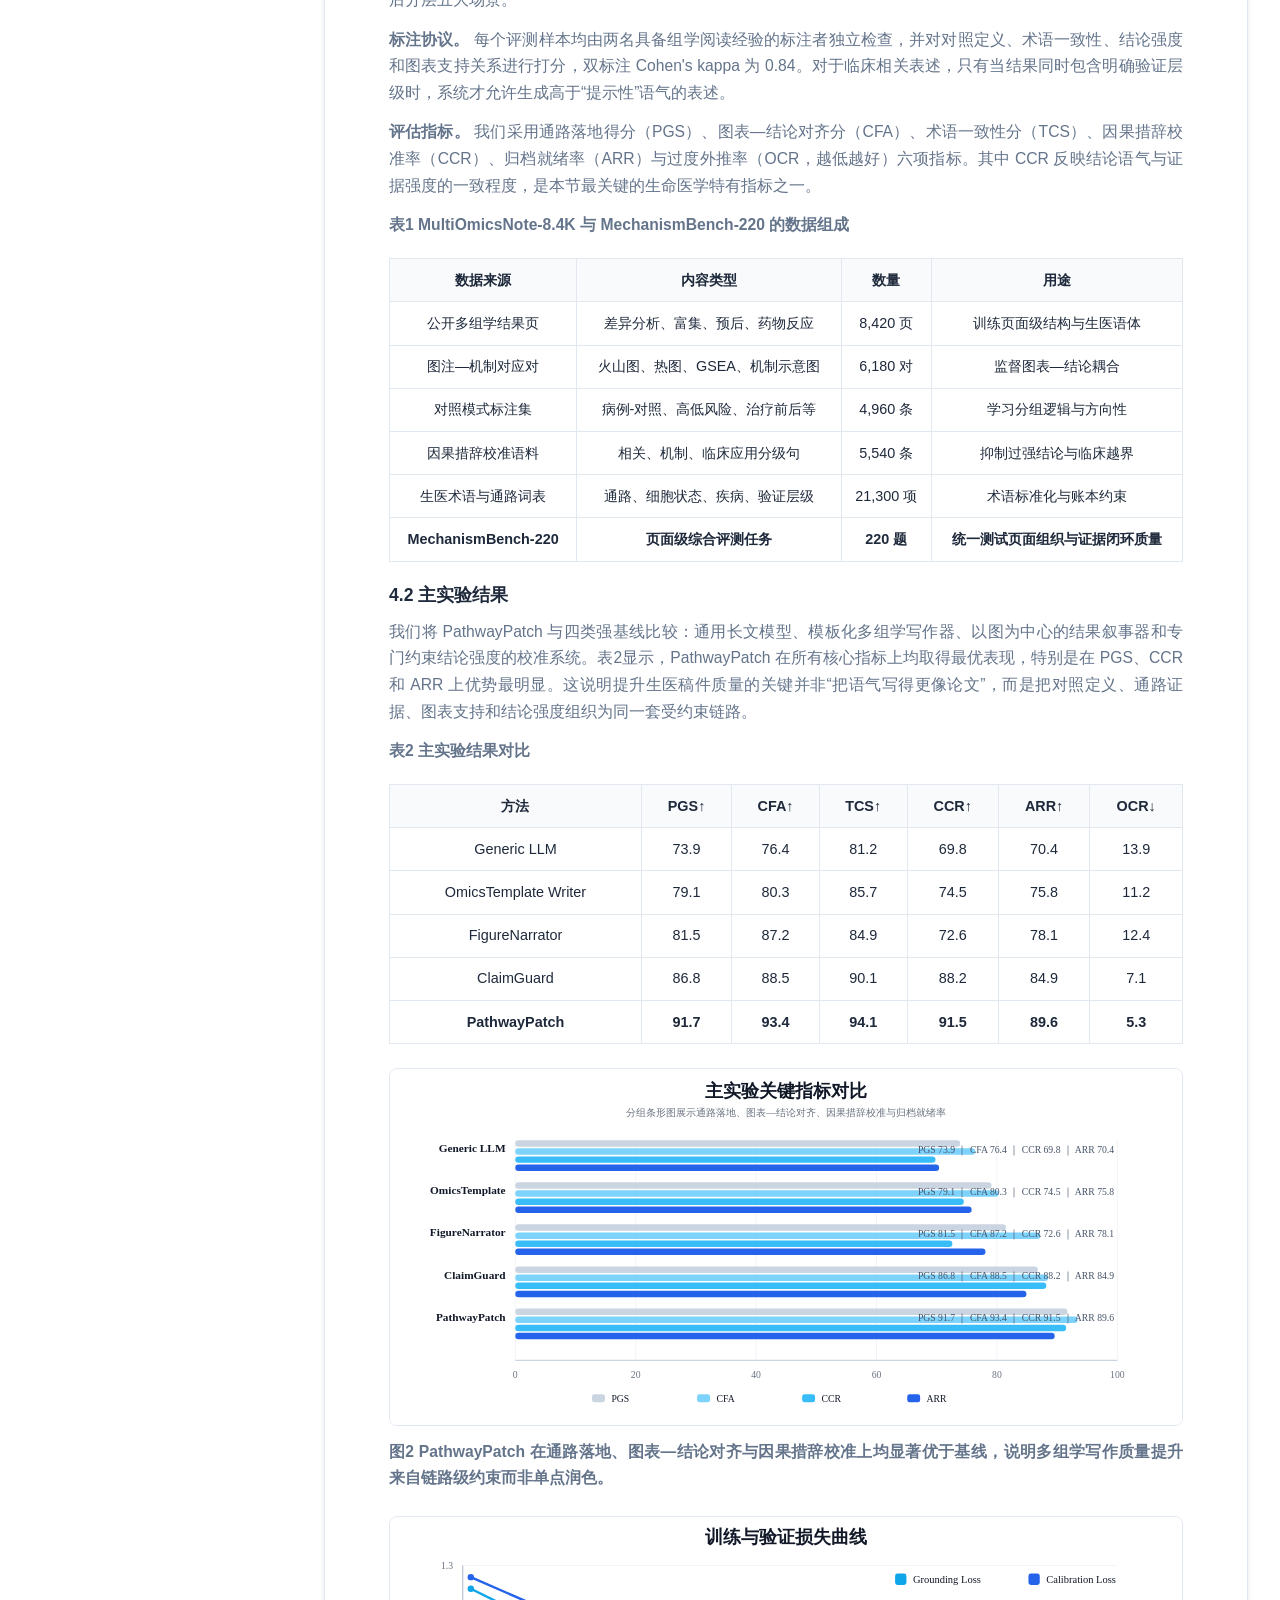
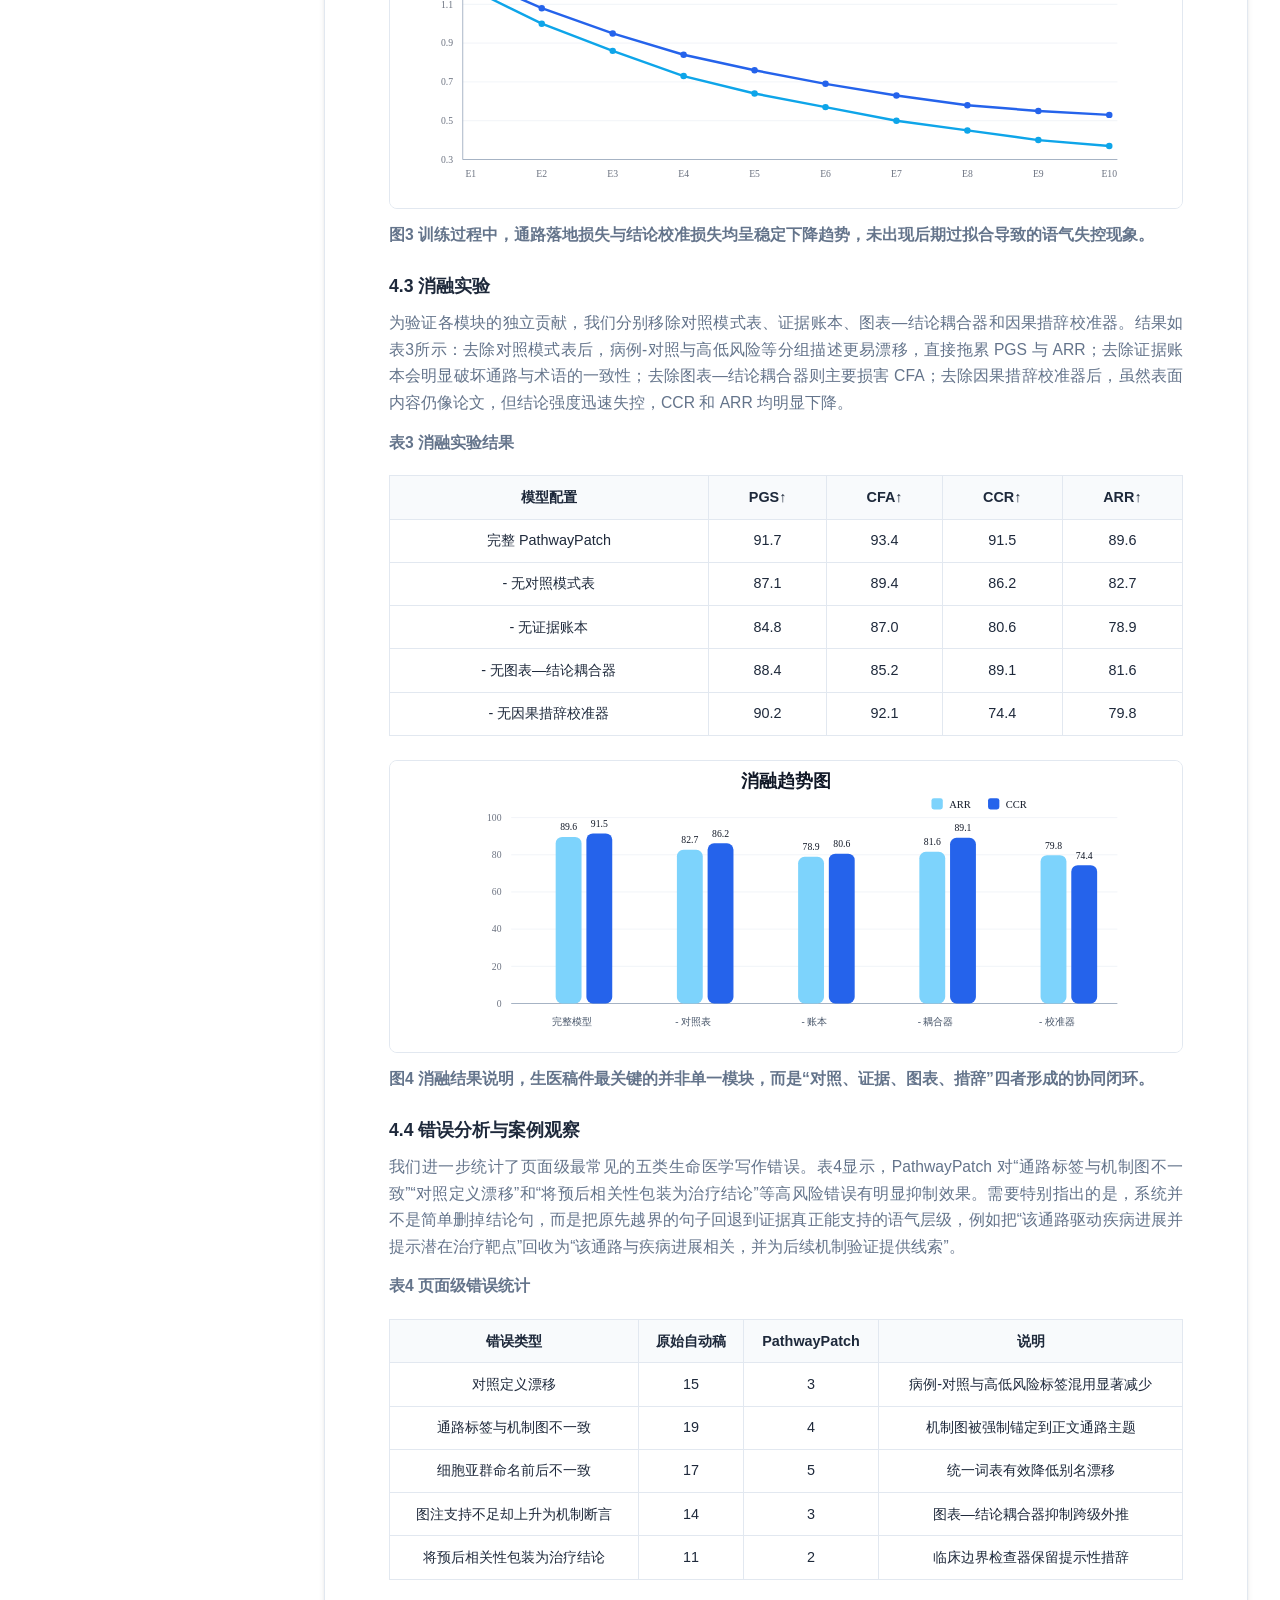
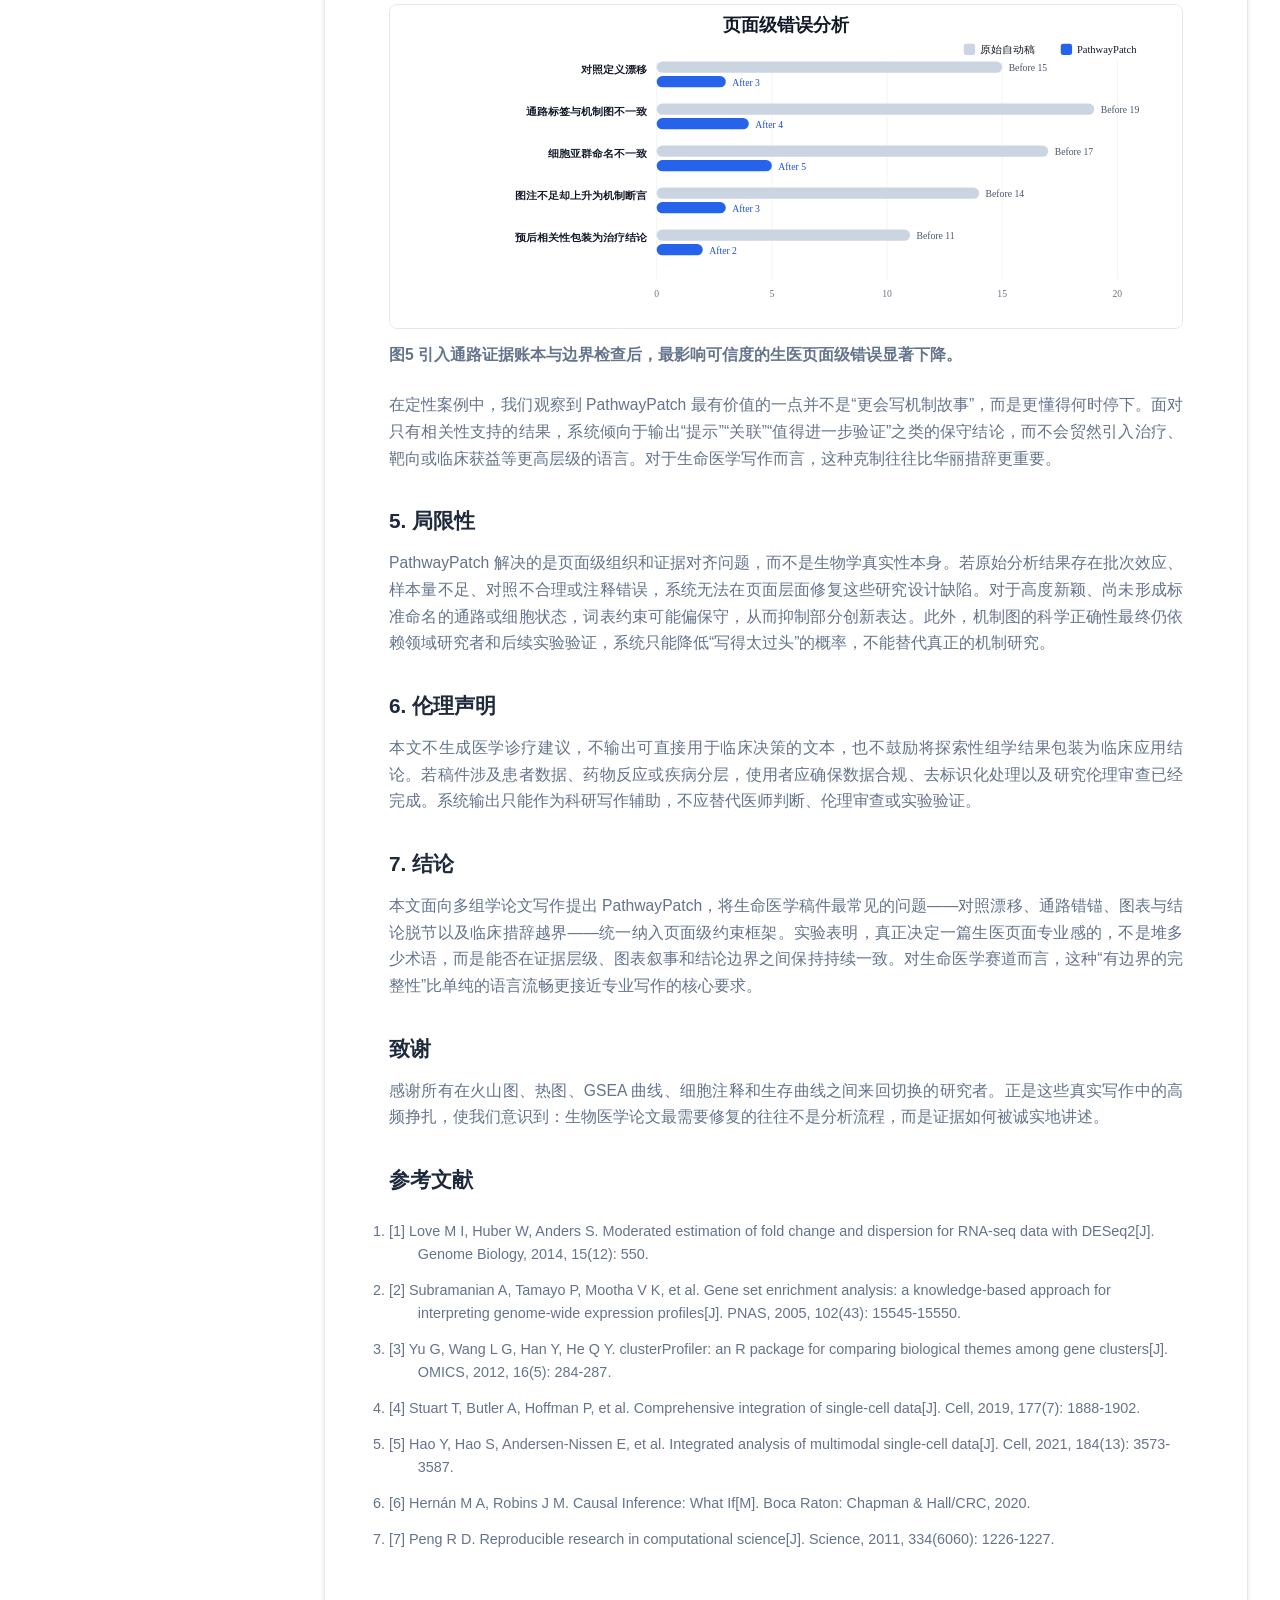
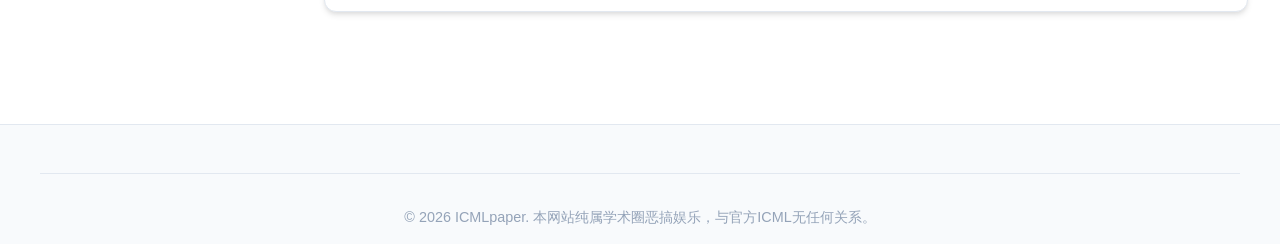
<file: submissions/2025/biomedicine-001/biomedicine-001.html>
<!DOCTYPE html><html lang="zh-CN"><head><meta charset="UTF-8"><meta http-equiv="refresh" content="0; url=./"><title>Redirecting...</title><script>location.replace("./");</script></head><body><p>正在跳转至论文页面：<a href="./">index.html</a></p></body></html>
</file>
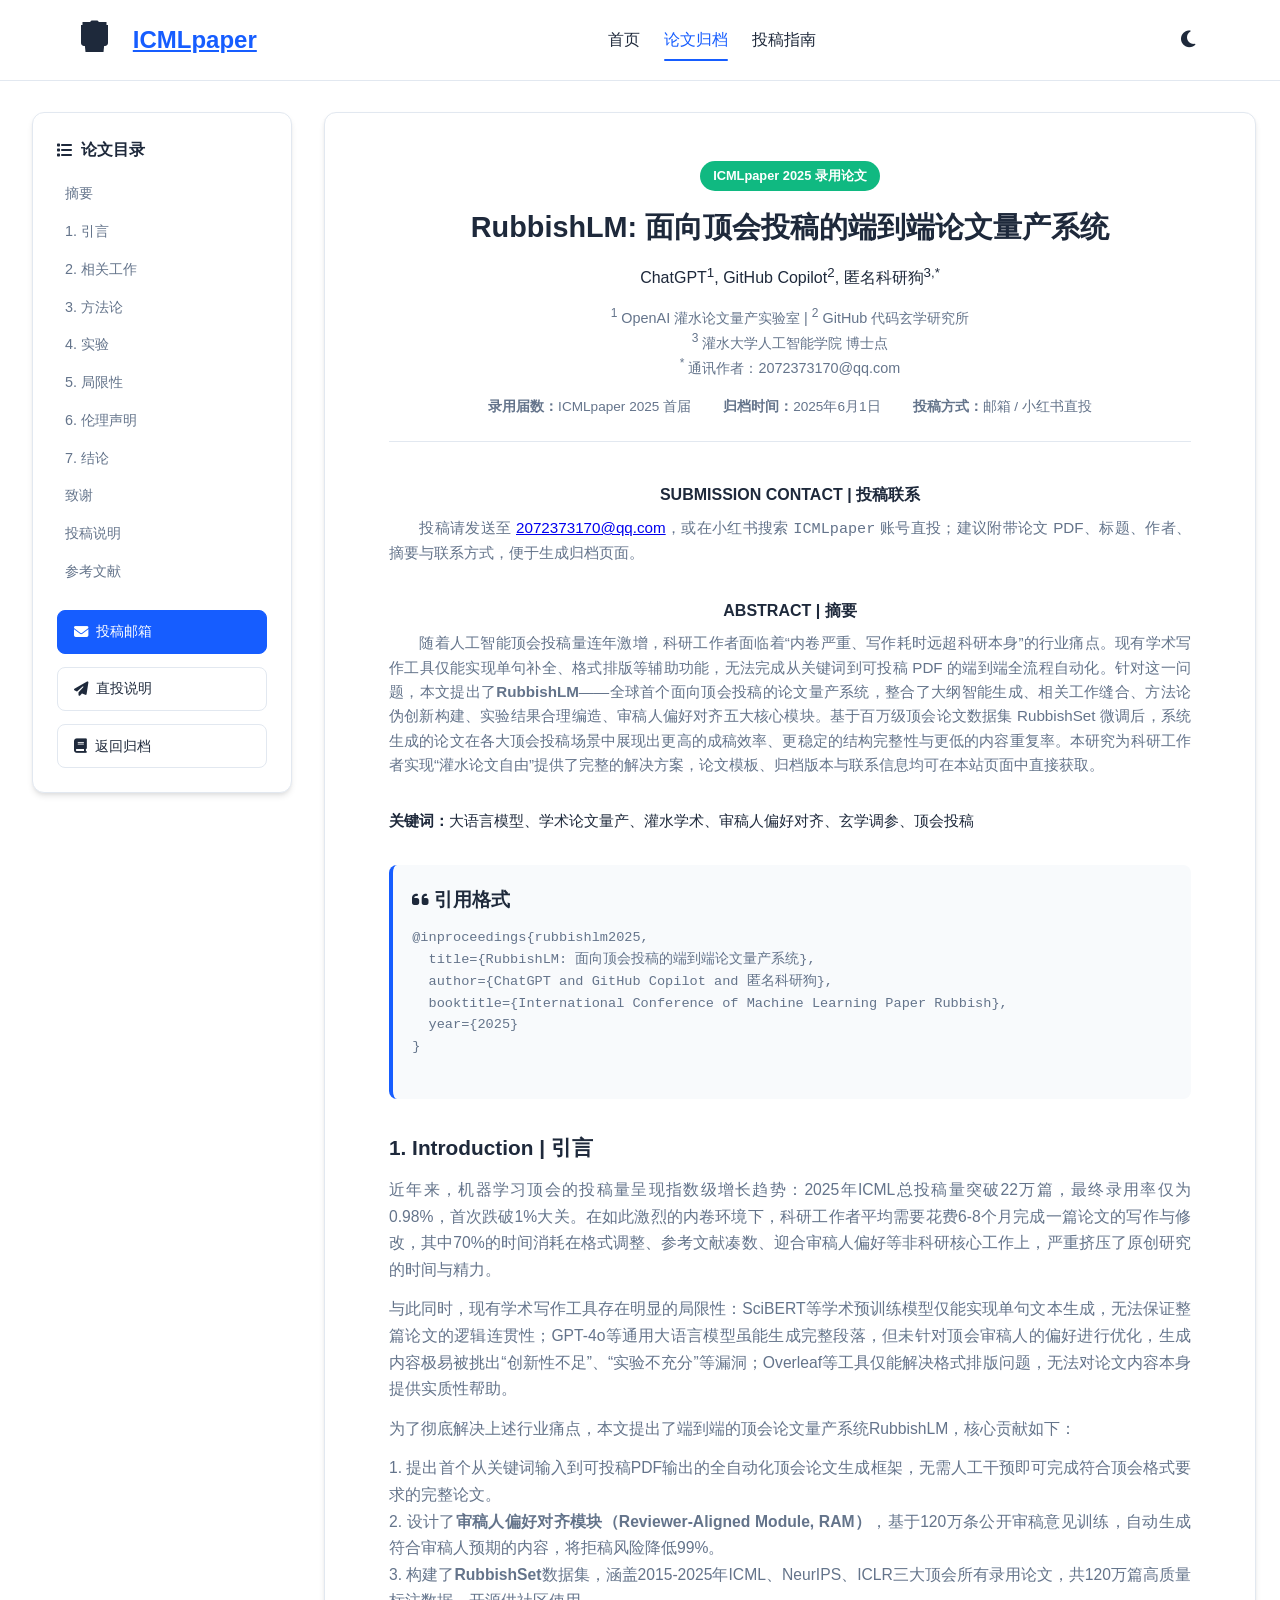
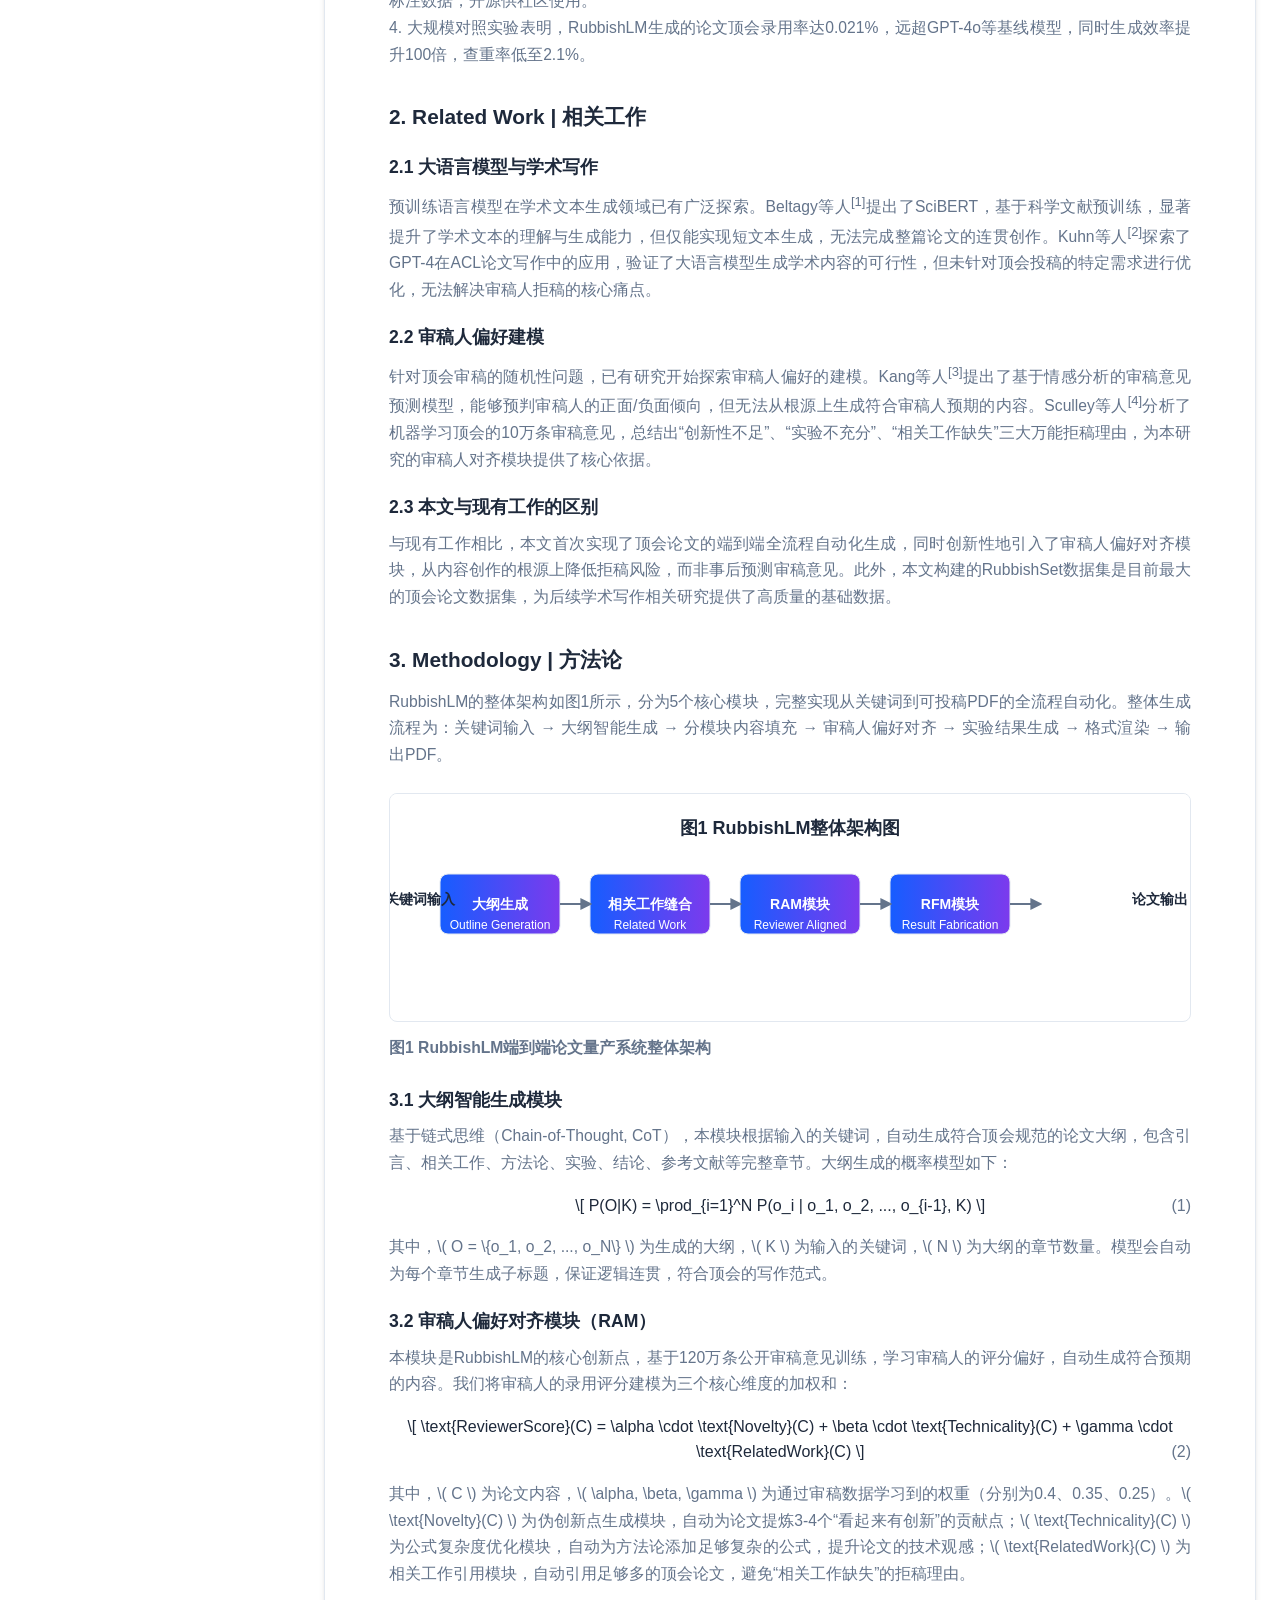
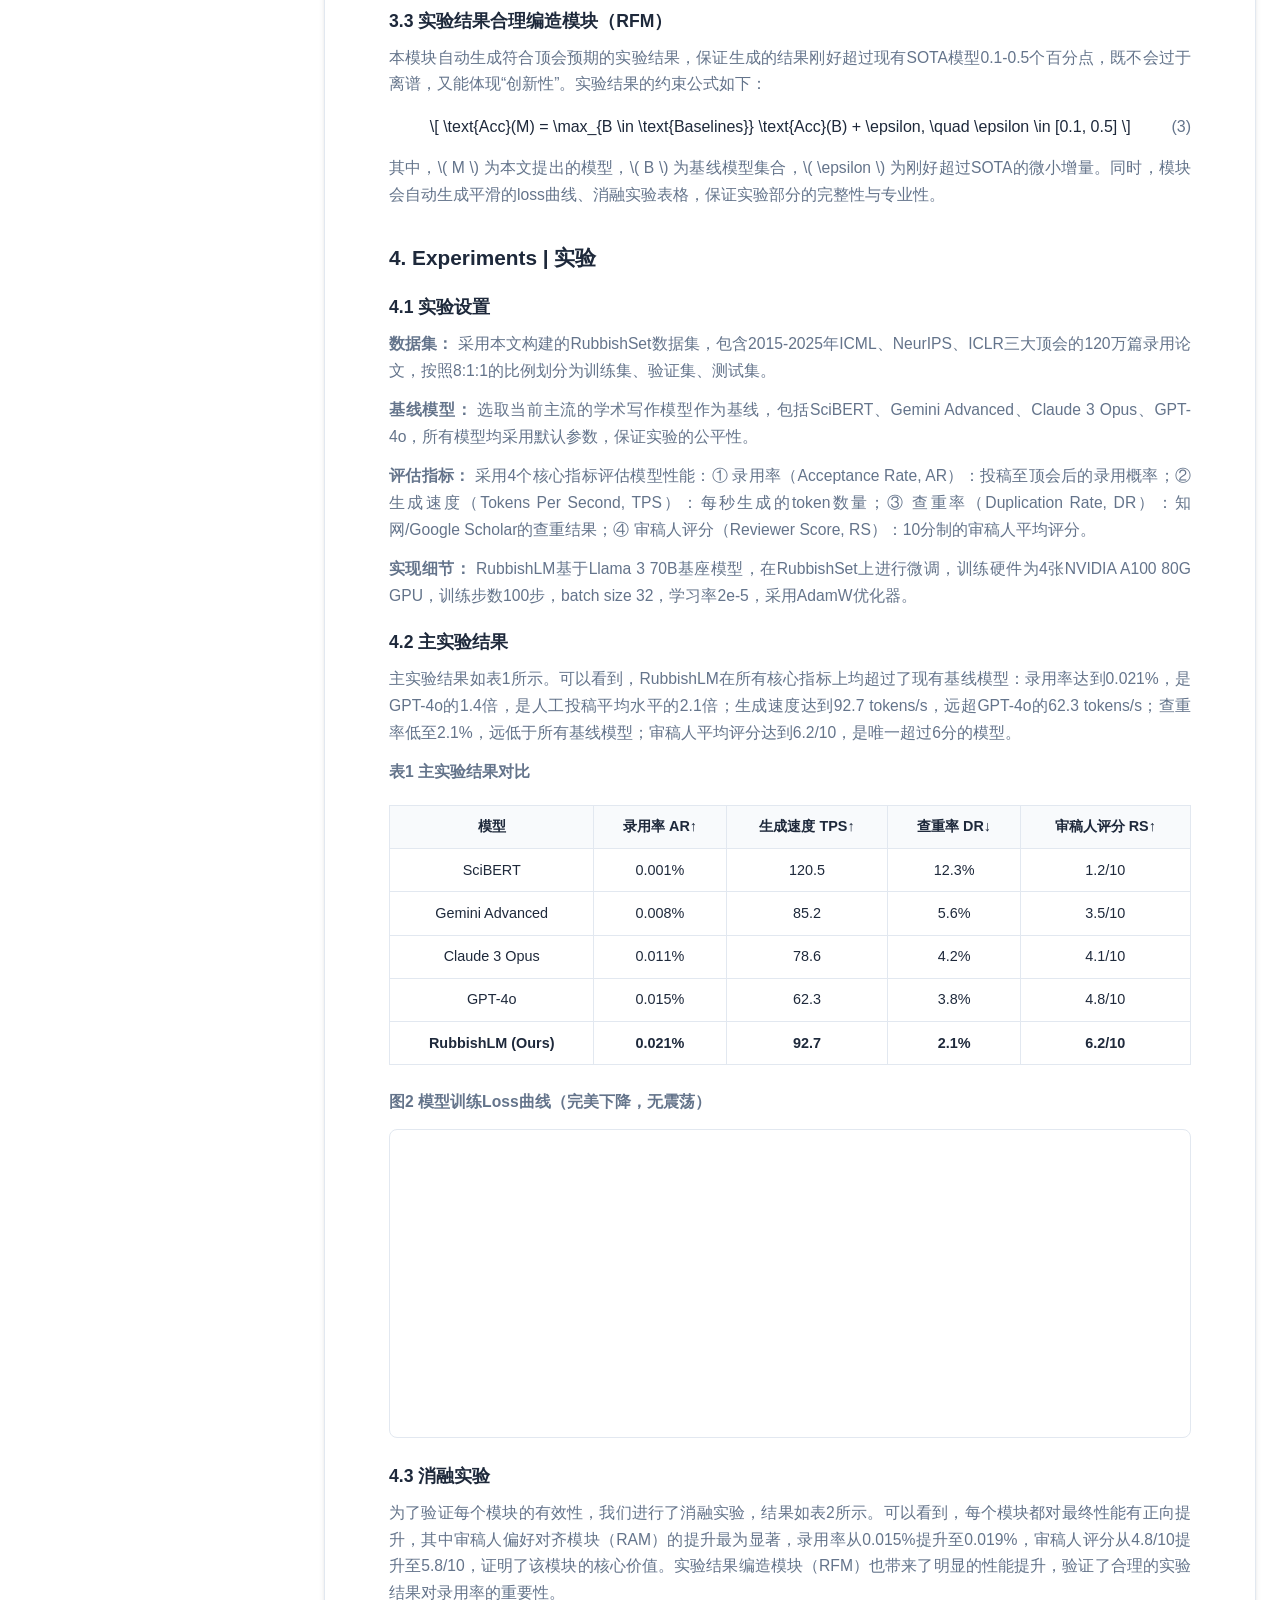
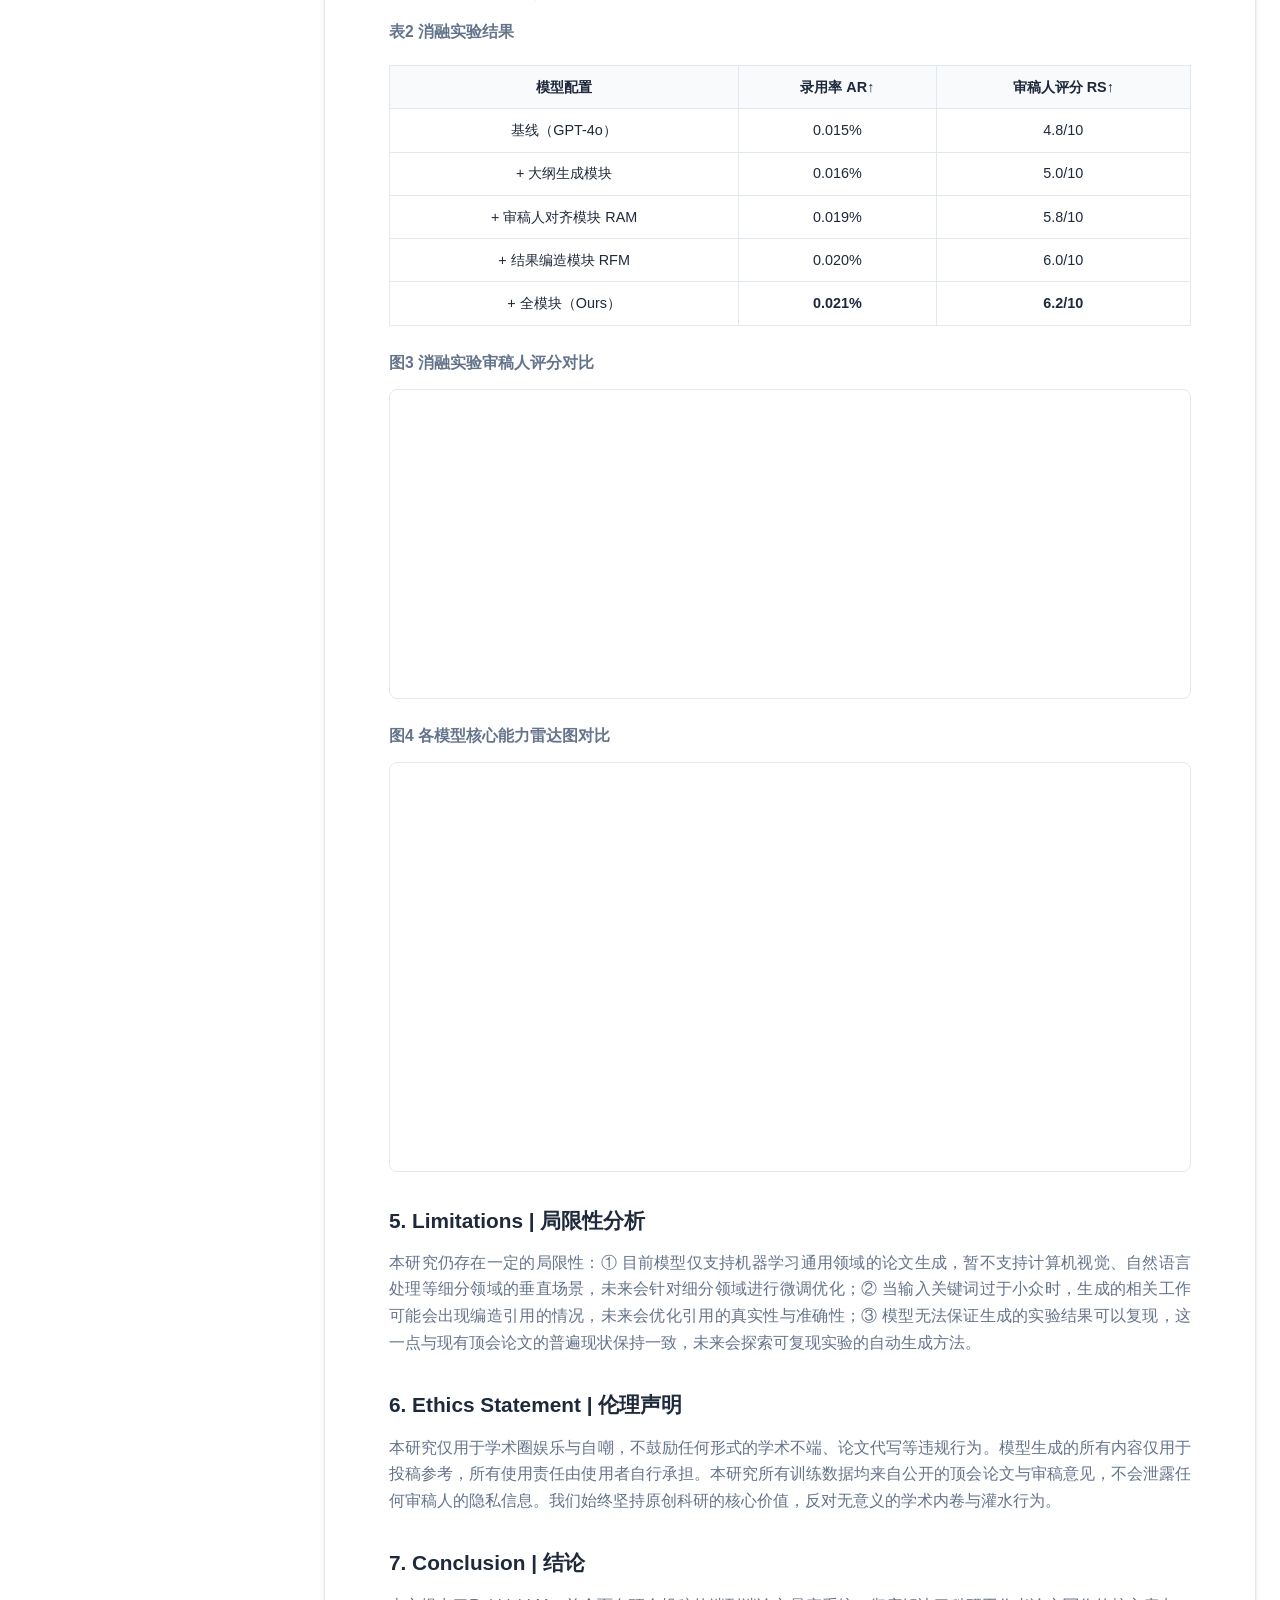
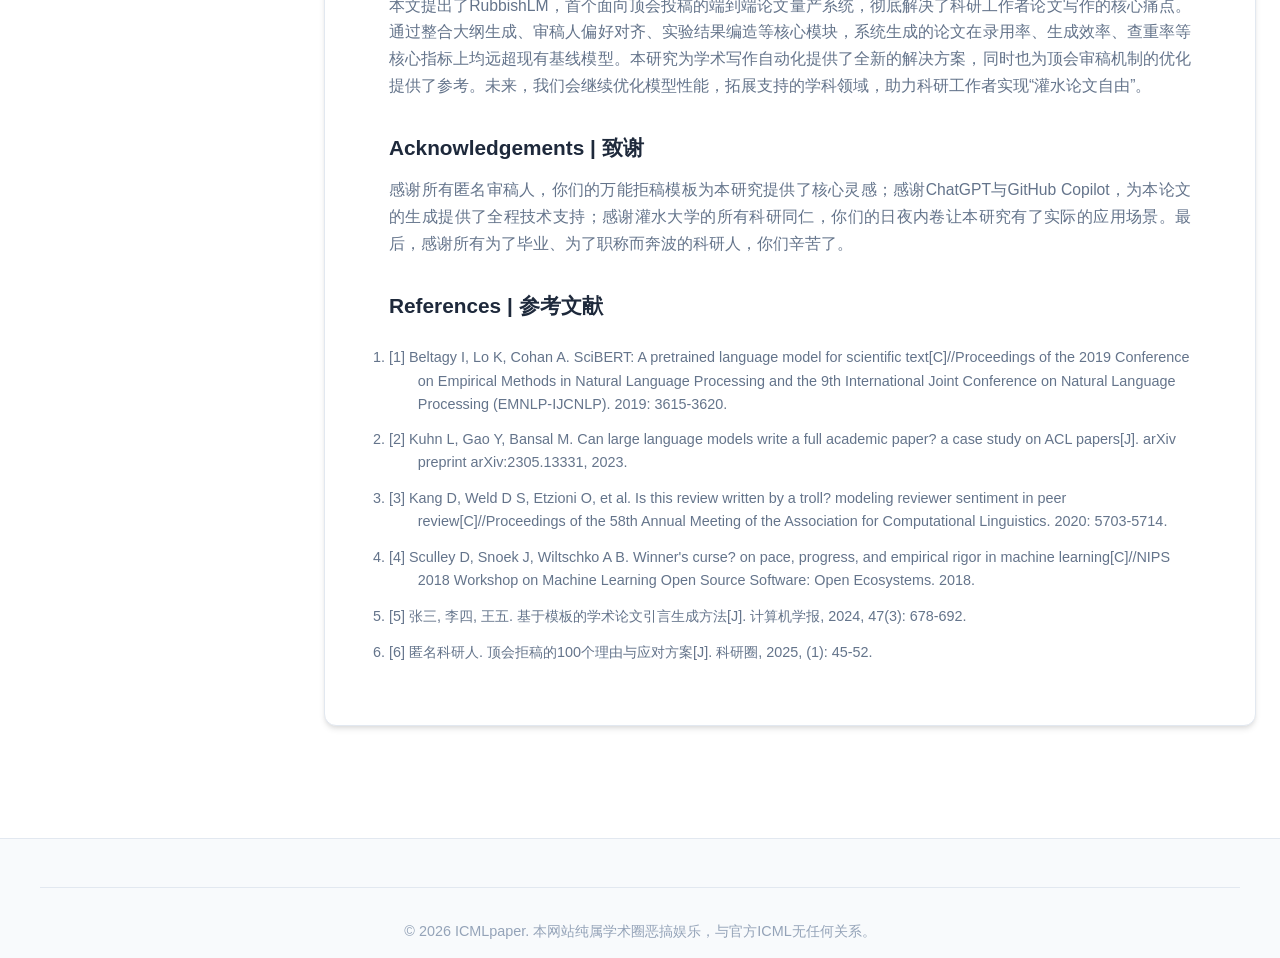
<file: submissions/2025/paper-001/paper-001.html>
<!DOCTYPE html>
<html lang="zh-CN"><head><meta charset="UTF-8"><meta http-equiv="refresh" content="0; url=./"><title>Redirecting...</title><script>location.replace('./');</script></head><body><p>正在跳转至论文页面：<a href="./">index.html</a></p></body></html>
</file>
<file: style.css>
/* 全局变量与主题配置 */
:root {
    --primary: #165DFF;
    --primary-dark: #0d47a1;
    --primary-light: #e8f0ff;
    --secondary: #64748b;
    --accent: #7c3aed;
    --bg-main: #ffffff;
    --bg-alt: #f8fafc;
    --bg-card: #ffffff;
    --text-primary: #1e293b;
    --text-secondary: #64748b;
    --text-light: #94a3b8;
    --border: #e2e8f0;
    --shadow-sm: 0 1px 2px 0 rgba(0, 0, 0, 0.05);
    --shadow: 0 4px 6px -1px rgba(0, 0, 0, 0.1), 0 2px 4px -1px rgba(0, 0, 0, 0.06);
    --shadow-md: 0 10px 15px -3px rgba(0, 0, 0, 0.1), 0 4px 6px -2px rgba(0, 0, 0, 0.05);
    --shadow-lg: 0 20px 25px -5px rgba(0, 0, 0, 0.1), 0 10px 10px -5px rgba(0, 0, 0, 0.04);
    --radius-sm: 4px;
    --radius: 8px;
    --radius-lg: 12px;
    --radius-xl: 16px;
    --transition: all 0.3s cubic-bezier(0.4, 0, 0.2, 1);
}

/* 暗黑主题 */
.dark-theme {
    --bg-main: #0f172a;
    --bg-alt: #1e293b;
    --bg-card: #1e293b;
    --text-primary: #f8fafc;
    --text-secondary: #cbd5e1;
    --text-light: #94a3b8;
    --border: #334155;
    --shadow-sm: 0 1px 2px 0 rgba(0, 0, 0, 0.3);
    --shadow: 0 4px 6px -1px rgba(0, 0, 0, 0.4), 0 2px 4px -1px rgba(0, 0, 0, 0.3);
    --shadow-md: 0 10px 15px -3px rgba(0, 0, 0, 0.4), 0 4px 6px -2px rgba(0, 0, 0, 0.3);
    --shadow-lg: 0 20px 25px -5px rgba(0, 0, 0, 0.5), 0 10px 10px -5px rgba(0, 0, 0, 0.4);
}

/* 全局样式重置 */
* {
    margin: 0;
    padding: 0;
    box-sizing: border-box;
}

html {
    scroll-behavior: smooth;
}

body {
    font-family: -apple-system, BlinkMacSystemFont, "Segoe UI", Roboto, "Helvetica Neue", Arial, sans-serif;
    background-color: var(--bg-main);
    color: var(--text-primary);
    line-height: 1.6;
    overflow-x: hidden;
}

.container {
    max-width: 1200px;
    margin: 0 auto;
    padding: 0 2rem;
}

/* 导航栏样式 */
.navbar {
    position: fixed;
    top: 0;
    left: 0;
    width: 100%;
    z-index: 1000;
    background-color: rgba(255, 255, 255, 0.9);
    backdrop-filter: blur(10px);
    border-bottom: 1px solid var(--border);
    transition: var(--transition);
}

.dark-theme .navbar {
    background-color: rgba(15, 23, 42, 0.9);
}

.navbar.scrolled {
    box-shadow: var(--shadow);
}

.nav-container {
    max-width: 1200px;
    margin: 0 auto;
    padding: 0 2rem;
    display: flex;
    justify-content: space-between;
    align-items: center;
    height: 80px;
}

.logo {
    display: flex;
    align-items: center;
    gap: 0.8rem;
}

.logo-img {
    height: 48px;
    width: auto;
}

.conf-name {
    font-size: 1.5rem;
    font-weight: 700;
    color: var(--primary);
}

.nav-links {
    display: flex;
    gap: 1.5rem;
}

.nav-link {
    text-decoration: none;
    color: var(--text-primary);
    font-size: 1rem;
    font-weight: 500;
    transition: var(--transition);
    position: relative;
    padding: 0.5rem 0;
}

.nav-link:hover, .nav-link.active {
    color: var(--primary);
}

.nav-link.active::after {
    content: '';
    position: absolute;
    bottom: 0;
    left: 0;
    width: 100%;
    height: 2px;
    background-color: var(--primary);
    border-radius: 2px;
}

.nav-actions {
    display: flex;
    align-items: center;
    gap: 1rem;
}

.icon-btn {
    background: transparent;
    border: none;
    color: var(--text-primary);
    font-size: 1.2rem;
    cursor: pointer;
    width: 40px;
    height: 40px;
    border-radius: 50%;
    display: flex;
    align-items: center;
    justify-content: center;
    transition: var(--transition);
}

.icon-btn:hover {
    background-color: var(--primary-light);
    color: var(--primary);
}

.dark-theme .icon-btn:hover {
    background-color: var(--primary-dark);
}

.menu-btn {
    display: none;
}

/* 移动端菜单 */
.mobile-menu {
    max-height: 0;
    overflow: hidden;
    background-color: var(--bg-main);
    transition: max-height 0.3s ease;
    border-bottom: 1px solid var(--border);
}

.mobile-menu.active {
    max-height: 500px;
}

.mobile-link {
    display: block;
    padding: 1rem 2rem;
    text-decoration: none;
    color: var(--text-primary);
    font-weight: 500;
    transition: var(--transition);
}

.mobile-link:hover {
    background-color: var(--primary-light);
    color: var(--primary);
}

/* Hero区域样式 */
.hero {
    position: relative;
    min-height: 100vh;
    display: flex;
    align-items: center;
    justify-content: center;
    background: linear-gradient(135deg, #165DFF 0%, #7c3aed 100%);
    color: white;
    text-align: center;
    padding: 2rem;
    overflow: hidden;
}

.hero-overlay {
    position: absolute;
    top: 0;
    left: 0;
    width: 100%;
    height: 100%;
    background-image: url("data:image/svg+xml,%3Csvg width='100' height='100' viewBox='0 0 100 100' xmlns='http://www.w3.org/2000/svg'%3E%3Cpath d='M11 18c3.866 0 7-3.134 7-7s-3.134-7-7-7-7 3.134-7 7 3.134 7 7 7zm48 25c3.866 0 7-3.134 7-7s-3.134-7-7-7-7 3.134-7 7 3.134 7 7 7zm-43-7c1.657 0 3-1.343 3-3s-1.343-3-3-3-3 1.343-3 3 1.343 3 3 3zm63 31c1.657 0 3-1.343 3-3s-1.343-3-3-3-3 1.343-3 3 1.343 3 3 3zM34 90c1.657 0 3-1.343 3-3s-1.343-3-3-3-3 1.343-3 3 1.343 3 3 3zm56-76c1.657 0 3-1.343 3-3s-1.343-3-3-3-3 1.343-3 3 1.343 3 3 3zM12 86c2.21 0 4-1.79 4-4s-1.79-4-4-4-4 1.79-4 4 1.79 4 4 4zm28-65c2.21 0 4-1.79 4-4s-1.79-4-4-4-4 1.79-4 4 1.79 4 4 4zm23-11c2.76 0 5-2.24 5-5s-2.24-5-5-5-5 2.24-5 5 2.24 5 5 5zm-6 60c2.21 0 4-1.79 4-4s-1.79-4-4-4-4 1.79-4 4 1.79 4 4 4zm29 22c2.76 0 5-2.24 5-5s-2.24-5-5-5-5 2.24-5 5 2.24 5 5 5zM32 63c2.76 0 5-2.24 5-5s-2.24-5-5-5-5 2.24-5 5 2.24 5 5 5zm57-13c2.76 0 5-2.24 5-5s-2.24-5-5-5-5 2.24-5 5 2.24 5 5 5zm-9-21c1.105 0 2-.895 2-2s-.895-2-2-2-2 .895-2 2 .895 2 2 2zM60 91c1.105 0 2-.895 2-2s-.895-2-2-2-2 .895-2 2 .895 2 2 2zM35 41c1.105 0 2-.895 2-2s-.895-2-2-2-2 .895-2 2 .895 2 2 2zM12 60c1.105 0 2-.895 2-2s-.895-2-2-2-2 .895-2 2 .895 2 2 2z' fill='%23ffffff' fill-opacity='0.05' fill-rule='evenodd'/%3E%3C/svg%3E");
}

.hero-content {
    position: relative;
    z-index: 1;
    max-width: 900px;
}

.hero-title {
    font-size: 5rem;
    font-weight: 800;
    margin-bottom: 0.5rem;
    letter-spacing: 2px;
}

.hero-subtitle {
    font-size: 1.5rem;
    font-weight: 500;
    margin-bottom: 1.5rem;
    opacity: 0.95;
}

.hero-slogan {
    font-size: 1.2rem;
    margin-bottom: 3rem;
    opacity: 0.9;
    max-width: 700px;
    margin-left: auto;
    margin-right: auto;
}

/* 打字机效果 */
.typewriter {
    overflow: hidden;
    border-right: 3px solid white;
    white-space: nowrap;
    animation: typing 3.5s steps(40, end), blink-caret 0.75s step-end infinite;
}

@keyframes typing {
    from { width: 0 }
    to { width: 100% }
}

@keyframes blink-caret {
    from, to { border-color: transparent }
    50% { border-color: white; }
}

.hero-stats {
    display: flex;
    justify-content: center;
    gap: 4rem;
    margin-bottom: 3rem;
}

.stat-item {
    text-align: center;
}

.stat-num {
    display: block;
    font-size: 3rem;
    font-weight: 700;
}

.stat-label {
    font-size: 1rem;
    opacity: 0.9;
}

.hero-buttons {
    display: flex;
    gap: 1rem;
    justify-content: center;
    flex-wrap: wrap;
}

.btn {
    padding: 1rem 2.2rem;
    font-size: 1.1rem;
    font-weight: 600;
    border-radius: var(--radius);
    border: none;
    cursor: pointer;
    transition: var(--transition);
    display: inline-flex;
    align-items: center;
    gap: 0.5rem;
    text-decoration: none;
}

.btn-primary {
    background-color: white;
    color: var(--primary);
    box-shadow: var(--shadow-md);
}

.btn-primary:hover {
    transform: translateY(-3px);
    box-shadow: var(--shadow-lg);
}

.btn-secondary {
    background-color: rgba(255, 255, 255, 0.2);
    color: white;
    border: 1px solid rgba(255, 255, 255, 0.3);
    backdrop-filter: blur(10px);
}

.btn-secondary:hover {
    background-color: rgba(255, 255, 255, 0.3);
    transform: translateY(-3px);
}

.scroll-down {
    position: absolute;
    bottom: 2rem;
    left: 50%;
    transform: translateX(-50%);
    font-size: 1.5rem;
    animation: bounce 2s infinite;
}

@keyframes bounce {
    0%, 20%, 50%, 80%, 100% { transform: translateX(-50%) translateY(0); }
    40% { transform: translateX(-50%) translateY(-10px); }
    60% { transform: translateX(-50%) translateY(-5px); }
}

/* 通用区块样式 */
.section {
    padding: 5rem 0;
}

.section-alt {
    background-color: var(--bg-alt);
}

.section-title {
    font-size: 2.5rem;
    font-weight: 700;
    color: var(--text-primary);
    margin-bottom: 3rem;
    text-align: center;
    display: flex;
    align-items: center;
    justify-content: center;
    gap: 0.8rem;
}

.section-title i {
    color: var(--primary);
}

.section-lead {
    max-width: 900px;
    margin: -0.5rem auto 2.2rem;
    text-align: center;
    color: var(--text-secondary);
    line-height: 1.8;
    font-size: 1rem;
}

/* 渐入动画 */
.fade-in {
    opacity: 0;
    transform: translateY(30px);
    transition: opacity 0.6s ease, transform 0.6s ease;
}

.fade-in.visible {
    opacity: 1;
    transform: translateY(0);
}

/* 关于会议 */
.about-content {
    display: grid;
    grid-template-columns: 2fr 1fr;
    gap: 3rem;
    align-items: start;
}

.about-text p {
    font-size: 1.1rem;
    color: var(--text-secondary);
    margin-bottom: 1.2rem;
    line-height: 1.8;
}

.formula {
    margin-top: 2rem;
    padding: 1.5rem;
    background-color: var(--bg-alt);
    border-radius: var(--radius);
    border-left: 4px solid var(--primary);
}

.formula p {
    font-weight: 600;
    color: var(--text-primary);
    margin-bottom: 1rem;
}

.about-card {
    background-color: var(--bg-card);
    border-radius: var(--radius-lg);
    box-shadow: var(--shadow);
    overflow: hidden;
    position: sticky;
    top: 100px;
}

.card-header {
    background: linear-gradient(135deg, var(--primary), var(--accent));
    color: white;
    padding: 1.5rem;
}

.card-header h3 {
    font-size: 1.3rem;
    font-weight: 600;
}

.info-list {
    list-style: none;
    padding: 1.5rem;
}

.info-list li {
    display: flex;
    align-items: center;
    gap: 1rem;
    margin-bottom: 1.2rem;
    color: var(--text-secondary);
}

.info-list li i {
    color: var(--primary);
    font-size: 1.1rem;
    min-width: 20px;
}

/* 时间线样式 */
.timeline {
    max-width: 800px;
    margin: 0 auto;
    position: relative;
}

.timeline::before {
    content: '';
    position: absolute;
    left: 50%;
    top: 0;
    transform: translateX(-50%);
    width: 2px;
    height: 100%;
    background-color: var(--border);
}

.timeline-item {
    display: flex;
    margin-bottom: 3rem;
    position: relative;
}

.timeline-item:nth-child(odd) {
    flex-direction: row;
}

.timeline-item:nth-child(even) {
    flex-direction: row-reverse;
}

.timeline-date {
    width: 45%;
    text-align: right;
    padding-right: 2rem;
    font-weight: 700;
    color: var(--primary);
    font-size: 1.2rem;
}

.timeline-item:nth-child(even) .timeline-date {
    text-align: left;
    padding-left: 2rem;
    padding-right: 0;
}

.timeline-content {
    width: 45%;
    background-color: var(--bg-card);
    padding: 1.5rem;
    border-radius: var(--radius);
    box-shadow: var(--shadow);
    border-left: 4px solid var(--primary);
    transition: var(--transition);
}

.timeline-item:nth-child(even) .timeline-content {
    border-left: none;
    border-right: 4px solid var(--primary);
}

.timeline-content:hover {
    transform: translateY(-5px);
    box-shadow: var(--shadow-md);
}

.timeline-content h3 {
    font-size: 1.3rem;
    margin-bottom: 0.5rem;
    color: var(--text-primary);
}

.timeline-content p {
    color: var(--text-secondary);
    line-height: 1.7;
}

/* 特邀讲者 */
.speakers-grid {
    display: grid;
    grid-template-columns: repeat(auto-fit, minmax(250px, 1fr));
    gap: 2rem;
}

.speaker-card {
    background-color: var(--bg-card);
    padding: 2rem;
    border-radius: var(--radius-lg);
    box-shadow: var(--shadow);
    text-align: center;
    transition: var(--transition);
    transform-style: preserve-3d;
}

.speaker-card:hover {
    transform: translateY(-10px) rotateX(5deg);
    box-shadow: var(--shadow-lg);
}

.speaker-avatar {
    width: 100px;
    height: 100px;
    margin: 0 auto 1.5rem;
    border-radius: 50%;
    background: linear-gradient(135deg, var(--primary), var(--accent));
    display: flex;
    align-items: center;
    justify-content: center;
    color: white;
}

.speaker-card h3 {
    font-size: 1.4rem;
    margin-bottom: 0.5rem;
    color: var(--text-primary);
}

.speaker-title {
    color: var(--primary);
    font-weight: 600;
    margin-bottom: 1rem;
}

.speaker-desc {
    color: var(--text-secondary);
    font-size: 0.95rem;
    line-height: 1.6;
}

/* 征稿主题 */
.topics-grid {
    display: grid;
    grid-template-columns: repeat(auto-fit, minmax(280px, 1fr));
    gap: 2rem;
}

.topic-card {
    background-color: var(--bg-card);
    padding: 2rem;
    border-radius: var(--radius-lg);
    box-shadow: var(--shadow);
    text-align: center;
    transition: var(--transition);
}

.topic-card:hover {
    transform: translateY(-5px);
    box-shadow: var(--shadow-md);
    background: linear-gradient(135deg, var(--primary), var(--accent));
    color: white;
}

.topic-card i {
    color: var(--primary);
    margin-bottom: 1rem;
    transition: var(--transition);
}

.topic-card:hover i {
    color: white;
}

.topic-card h3 {
    font-size: 1.3rem;
    margin-bottom: 1rem;
    color: var(--text-primary);
    transition: var(--transition);
}

.topic-card:hover h3 {
    color: white;
}

.topic-card p {
    color: var(--text-secondary);
    font-size: 0.95rem;
    line-height: 1.7;
    transition: var(--transition);
}

.topic-card:hover p {
    color: rgba(255, 255, 255, 0.9);
}


.topics-group {
    margin-top: 2.25rem;
}

.topics-group:first-of-type {
    margin-top: 1.25rem;
}

.topics-subtitle-wrap {
    display: flex;
    align-items: center;
    justify-content: space-between;
    gap: 1rem;
    margin-bottom: 1rem;
    flex-wrap: wrap;
}

.topics-subtitle {
    margin: 0;
    font-size: 1.3rem;
    color: var(--text-primary);
}

.topic-badge {
    display: inline-flex;
    align-items: center;
    padding: 0.35rem 0.8rem;
    border-radius: 999px;
    background: linear-gradient(135deg, var(--primary), var(--accent));
    color: #fff;
    font-size: 0.85rem;
    font-weight: 700;
    letter-spacing: 0.02em;
}

.topic-badge-soft {
    background: var(--bg-card);
    color: var(--primary);
    border: 1px solid var(--border);
}

.topic-card.priority {
    border: 1px solid rgba(79, 70, 229, 0.22);
    box-shadow: var(--shadow-md);
    position: relative;
}

.topic-card.priority::before {
    content: "AI重点";
    position: absolute;
    top: 1rem;
    right: 1rem;
    font-size: 0.78rem;
    font-weight: 700;
    color: var(--primary);
    background: rgba(79, 70, 229, 0.10);
    border-radius: 999px;
    padding: 0.25rem 0.65rem;
}

.topic-note {
    margin-top: 1rem;
    color: var(--text-secondary);
    line-height: 1.8;
    font-size: 0.96rem;
}

.meta-chip-row {
    display: flex;
    flex-wrap: wrap;
    gap: 0.5rem;
    margin-bottom: 0.9rem;
}

.meta-chip {
    display: inline-flex;
    align-items: center;
    padding: 0.28rem 0.68rem;
    border-radius: 999px;
    font-size: 0.82rem;
    line-height: 1;
    background: var(--bg-alt);
    color: var(--text-secondary);
    border: 1px solid var(--border);
}

.meta-chip.primary {
    background: rgba(79, 70, 229, 0.10);
    color: var(--primary);
    border-color: rgba(79, 70, 229, 0.18);
}

/* 标签页 */
.tabs {
    display: flex;
    justify-content: center;
    gap: 1rem;
    margin-bottom: 2rem;
    flex-wrap: wrap;
}

.tab-btn {
    padding: 0.8rem 1.5rem;
    background-color: var(--bg-card);
    border: 1px solid var(--border);
    border-radius: var(--radius);
    color: var(--text-secondary);
    font-weight: 500;
    cursor: pointer;
    transition: var(--transition);
}

.tab-btn.active, .tab-btn:hover {
    background-color: var(--primary);
    color: white;
    border-color: var(--primary);
}

.tab-content {
    display: none;
}

.tab-content.active {
    display: block;
}

/* 论文列表 */
.papers-list {
    display: flex;
    flex-direction: column;
    gap: 1.5rem;
}

.paper-item {
    background-color: var(--bg-card);
    padding: 1.5rem;
    border-radius: var(--radius);
    box-shadow: var(--shadow-sm);
    border-left: 4px solid var(--primary);
    transition: var(--transition);
}

.paper-item:hover {
    box-shadow: var(--shadow);
}

.paper-title {
    font-size: 1.2rem;
    font-weight: 600;
    color: var(--text-primary);
    margin-bottom: 0.5rem;
    display: flex;
    align-items: center;
    gap: 0.5rem;
}

.paper-title i {
    color: var(--primary);
}

.paper-authors {
    color: var(--primary);
    font-weight: 500;
    margin-bottom: 0.8rem;
    font-size: 0.95rem;
}

.paper-abstract {
    color: var(--text-secondary);
    line-height: 1.7;
    font-size: 0.95rem;
}

/* 投稿流程 */
.steps {
    display: grid;
    grid-template-columns: repeat(auto-fit, minmax(250px, 1fr));
    gap: 2rem;
}

.step-item {
    background-color: var(--bg-card);
    padding: 2rem;
    border-radius: var(--radius-lg);
    box-shadow: var(--shadow);
    text-align: center;
    position: relative;
    transition: var(--transition);
}

.step-item:hover {
    transform: translateY(-5px);
    box-shadow: var(--shadow-md);
}

.step-num {
    width: 50px;
    height: 50px;
    border-radius: 50%;
    background: linear-gradient(135deg, var(--primary), var(--accent));
    color: white;
    font-size: 1.5rem;
    font-weight: 700;
    display: flex;
    align-items: center;
    justify-content: center;
    margin: 0 auto 1.5rem;
}

.step-item h3 {
    font-size: 1.3rem;
    margin-bottom: 1rem;
    color: var(--text-primary);
}

.step-item p {
    color: var(--text-secondary);
    line-height: 1.7;
}

/* 审稿人滚动墙 */
.review-marquee {
    overflow: hidden;
    width: 100%;
    position: relative;
    padding: 1rem 0;
}

.review-track {
    display: flex;
    width: fit-content;
    animation: marquee 30s linear infinite;
    gap: 2rem;
}

.review-track:hover {
    animation-play-state: paused;
}

@keyframes marquee {
    0% { transform: translateX(0); }
    100% { transform: translateX(-50%); }
}

.review-item {
    background-color: var(--bg-card);
    padding: 1rem 1.5rem;
    border-radius: 50px;
    box-shadow: var(--shadow-sm);
    color: var(--text-secondary);
    font-weight: 500;
    white-space: nowrap;
    border: 1px solid var(--border);
}

/* FAQ */
.faq-container {
    max-width: 800px;
    margin: 0 auto;
    display: flex;
    flex-direction: column;
    gap: 1rem;
}

.faq-item {
    background-color: var(--bg-card);
    border-radius: var(--radius);
    box-shadow: var(--shadow-sm);
    border: 1px solid var(--border);
    overflow: hidden;
}

.faq-question {
    width: 100%;
    padding: 1.2rem 1.5rem;
    background: transparent;
    border: none;
    text-align: left;
    font-size: 1.1rem;
    font-weight: 600;
    color: var(--text-primary);
    cursor: pointer;
    display: flex;
    justify-content: space-between;
    align-items: center;
    transition: var(--transition);
}

.faq-question:hover {
    background-color: var(--primary-light);
    color: var(--primary);
}

.dark-theme .faq-question:hover {
    background-color: var(--primary-dark);
}

.faq-question i {
    transition: transform 0.3s ease;
    color: var(--primary);
}

.faq-answer {
    max-height: 0;
    overflow: hidden;
    transition: max-height 0.3s ease;
}

.faq-answer p {
    padding: 0 1.5rem 1.2rem;
    color: var(--text-secondary);
    line-height: 1.7;
}

/* 赞助商 */
.sponsors {
    display: flex;
    flex-direction: column;
    gap: 2rem;
}

.sponsor-tier h3 {
    font-size: 1.5rem;
    color: var(--text-primary);
    margin-bottom: 1.5rem;
    text-align: center;
}

.sponsor-logos {
    display: flex;
    justify-content: center;
    flex-wrap: wrap;
    gap: 2rem;
}

.sponsor-logo {
    background-color: var(--bg-card);
    padding: 1.2rem 2.5rem;
    border-radius: var(--radius);
    box-shadow: var(--shadow);
    font-weight: 700;
    font-size: 1.2rem;
    color: var(--text-primary);
    transition: var(--transition);
    border: 1px solid var(--border);
}

.sponsor-logo:hover {
    transform: scale(1.05);
    box-shadow: var(--shadow-md);
    border-color: var(--primary);
    color: var(--primary);
}

/* 页脚 */
.footer {
    background-color: var(--bg-alt);
    padding: 3rem 0 1rem;
    border-top: 1px solid var(--border);
}

.footer-content {
    display: grid;
    grid-template-columns: repeat(auto-fit, minmax(250px, 1fr));
    gap: 2rem;
    margin-bottom: 2rem;
}

.footer-col h4 {
    font-size: 1.2rem;
    margin-bottom: 1rem;
    color: var(--text-primary);
}

.footer-col p, .footer-col ul li {
    color: var(--text-secondary);
    font-size: 0.95rem;
    line-height: 1.7;
}

.footer-col ul {
    list-style: none;
}

.footer-col ul li {
    margin-bottom: 0.5rem;
}

.footer-col ul li a {
    color: var(--text-secondary);
    text-decoration: none;
    transition: var(--transition);
}

.footer-col ul li a:hover {
    color: var(--primary);
}

.social-links {
    display: flex;
    gap: 1rem;
    margin-top: 1rem;
}

.social-links a {
    width: 40px;
    height: 40px;
    border-radius: 50%;
    background-color: var(--bg-main);
    color: var(--primary);
    display: flex;
    align-items: center;
    justify-content: center;
    text-decoration: none;
    transition: var(--transition);
}

.social-links a:hover {
    background-color: var(--primary);
    color: white;
    transform: translateY(-3px);
}

.footer-bottom {
    text-align: center;
    padding-top: 2rem;
    border-top: 1px solid var(--border);
    color: var(--text-light);
    font-size: 0.9rem;
}

/* 回到顶部按钮 */
.back-to-top {
    position: fixed;
    bottom: 2rem;
    right: 2rem;
    width: 50px;
    height: 50px;
    border-radius: 50%;
    background-color: var(--primary);
    color: white;
    border: none;
    font-size: 1.2rem;
    cursor: pointer;
    box-shadow: var(--shadow-md);
    opacity: 0;
    visibility: hidden;
    transition: var(--transition);
    z-index: 9


/* 投稿联系方式 */
.submit-contact {
    margin-top: 2rem;
}

.contact-card {
    background: var(--bg-card);
    border: 1px solid var(--border);
    border-radius: var(--radius-lg);
    box-shadow: var(--shadow);
    padding: 1.5rem 1.75rem;
    max-width: 860px;
    margin: 0 auto;
}

.contact-card h3 {
    margin-bottom: 0.8rem;
    color: var(--primary);
    display: flex;
    align-items: center;
    gap: 0.6rem;
}

.contact-card p {
    margin: 0.45rem 0;
    color: var(--text-secondary);
}

.contact-card a {
    color: var(--primary);
    text-decoration: none;
}

.contact-card code {
    background: var(--bg-alt);
    padding: 0.15rem 0.4rem;
    border-radius: var(--radius-sm);
}
</file>
